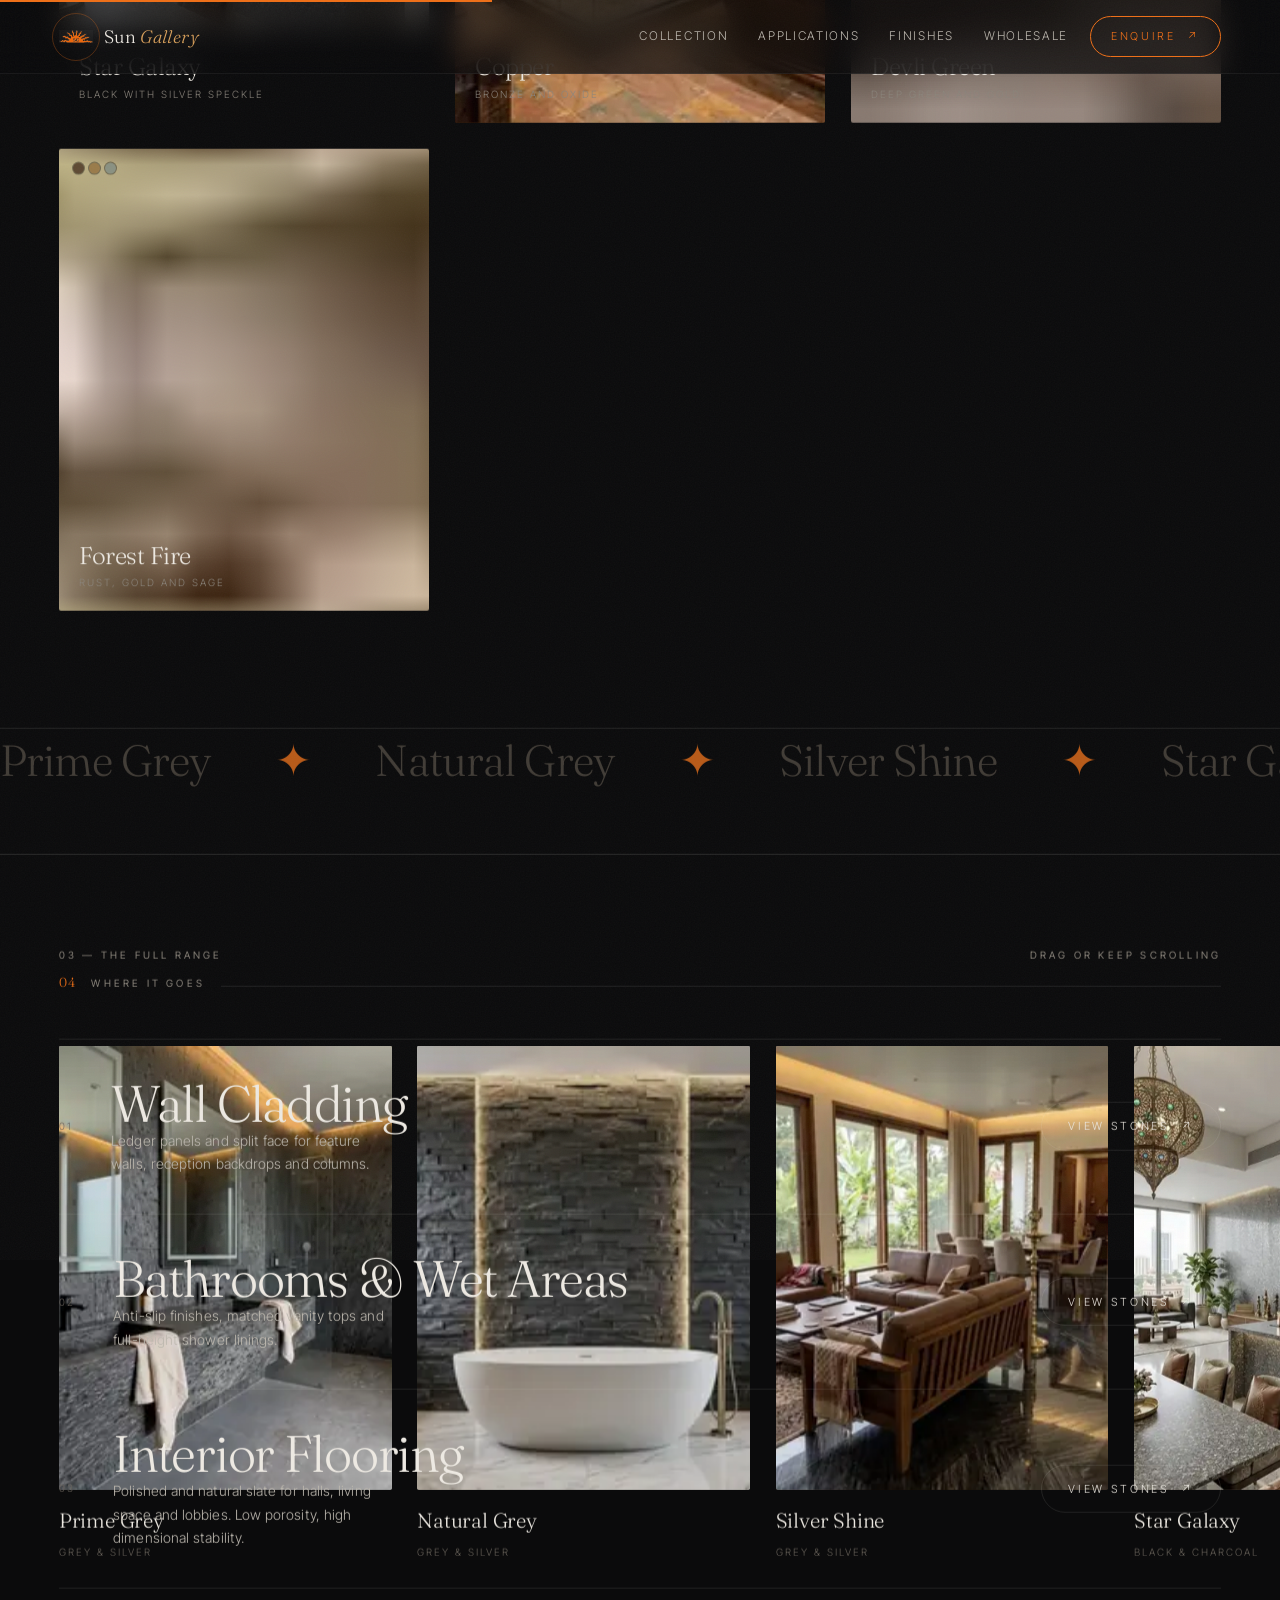
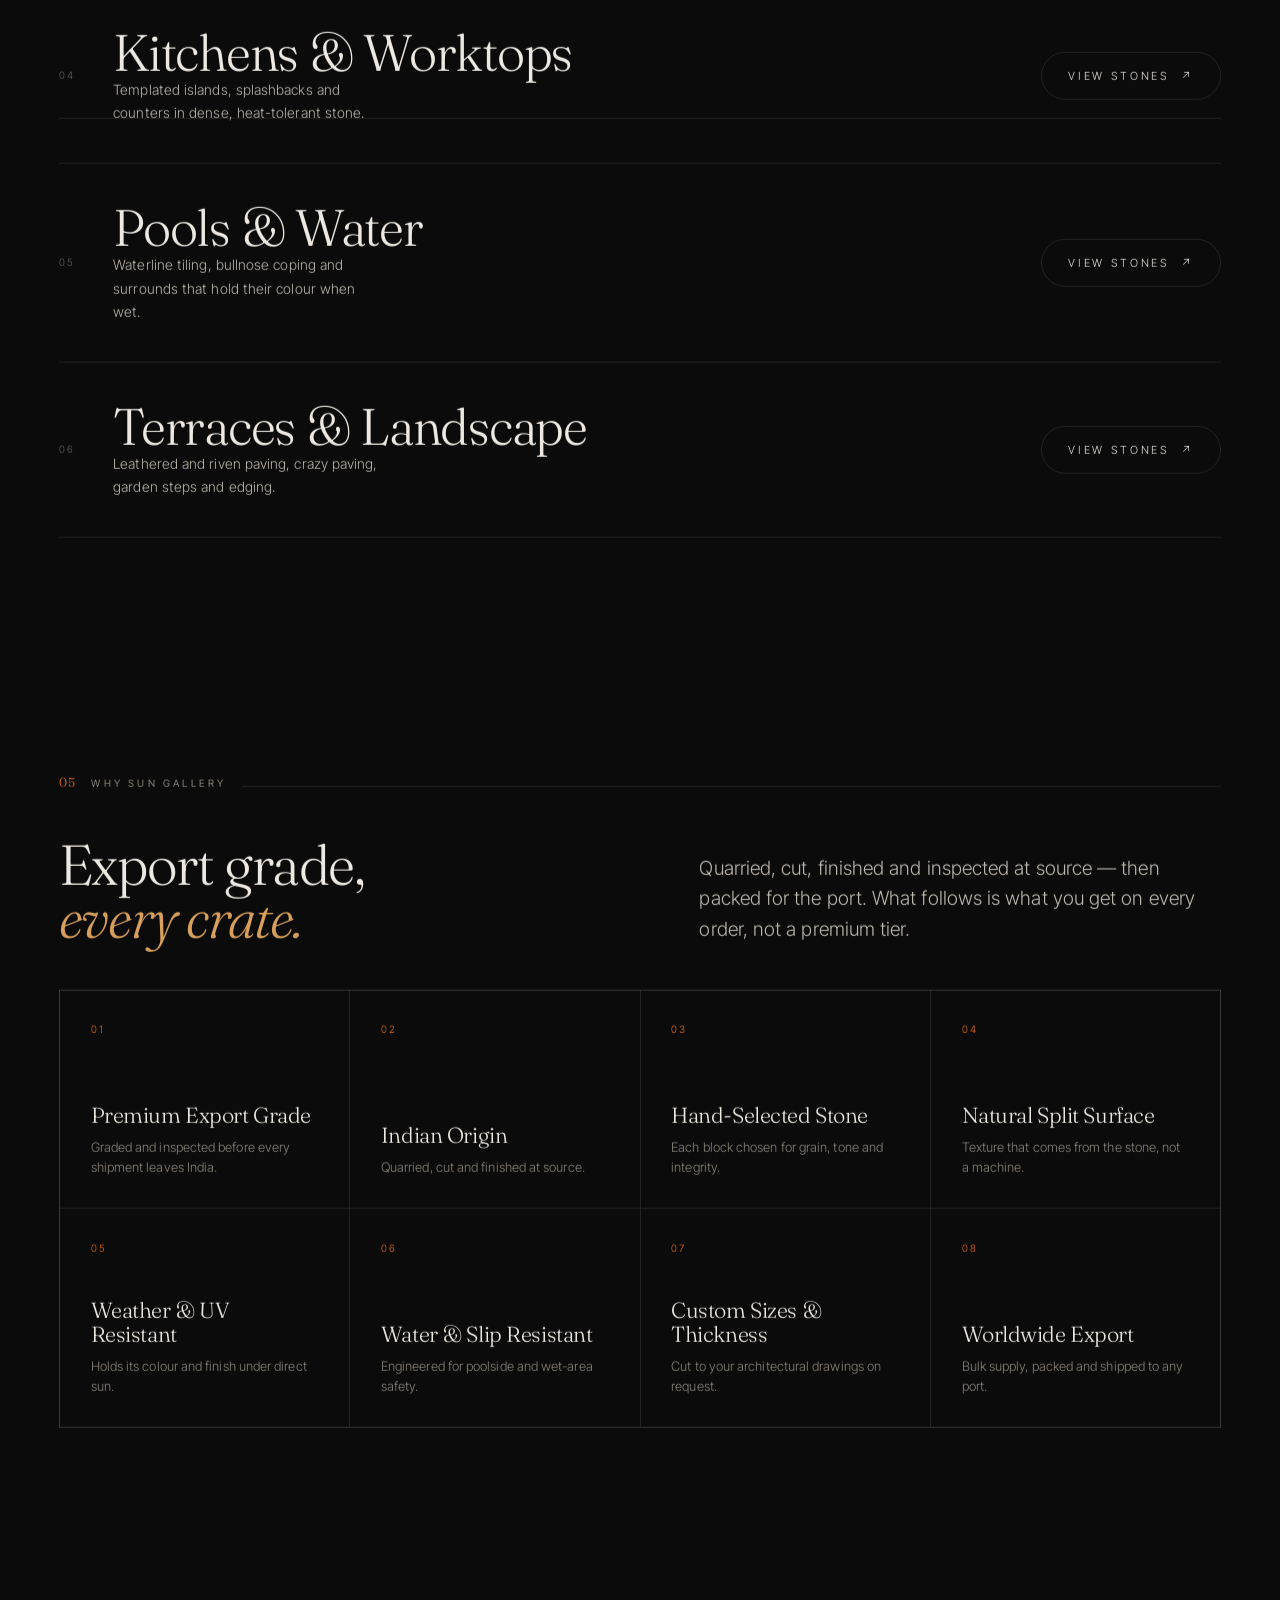
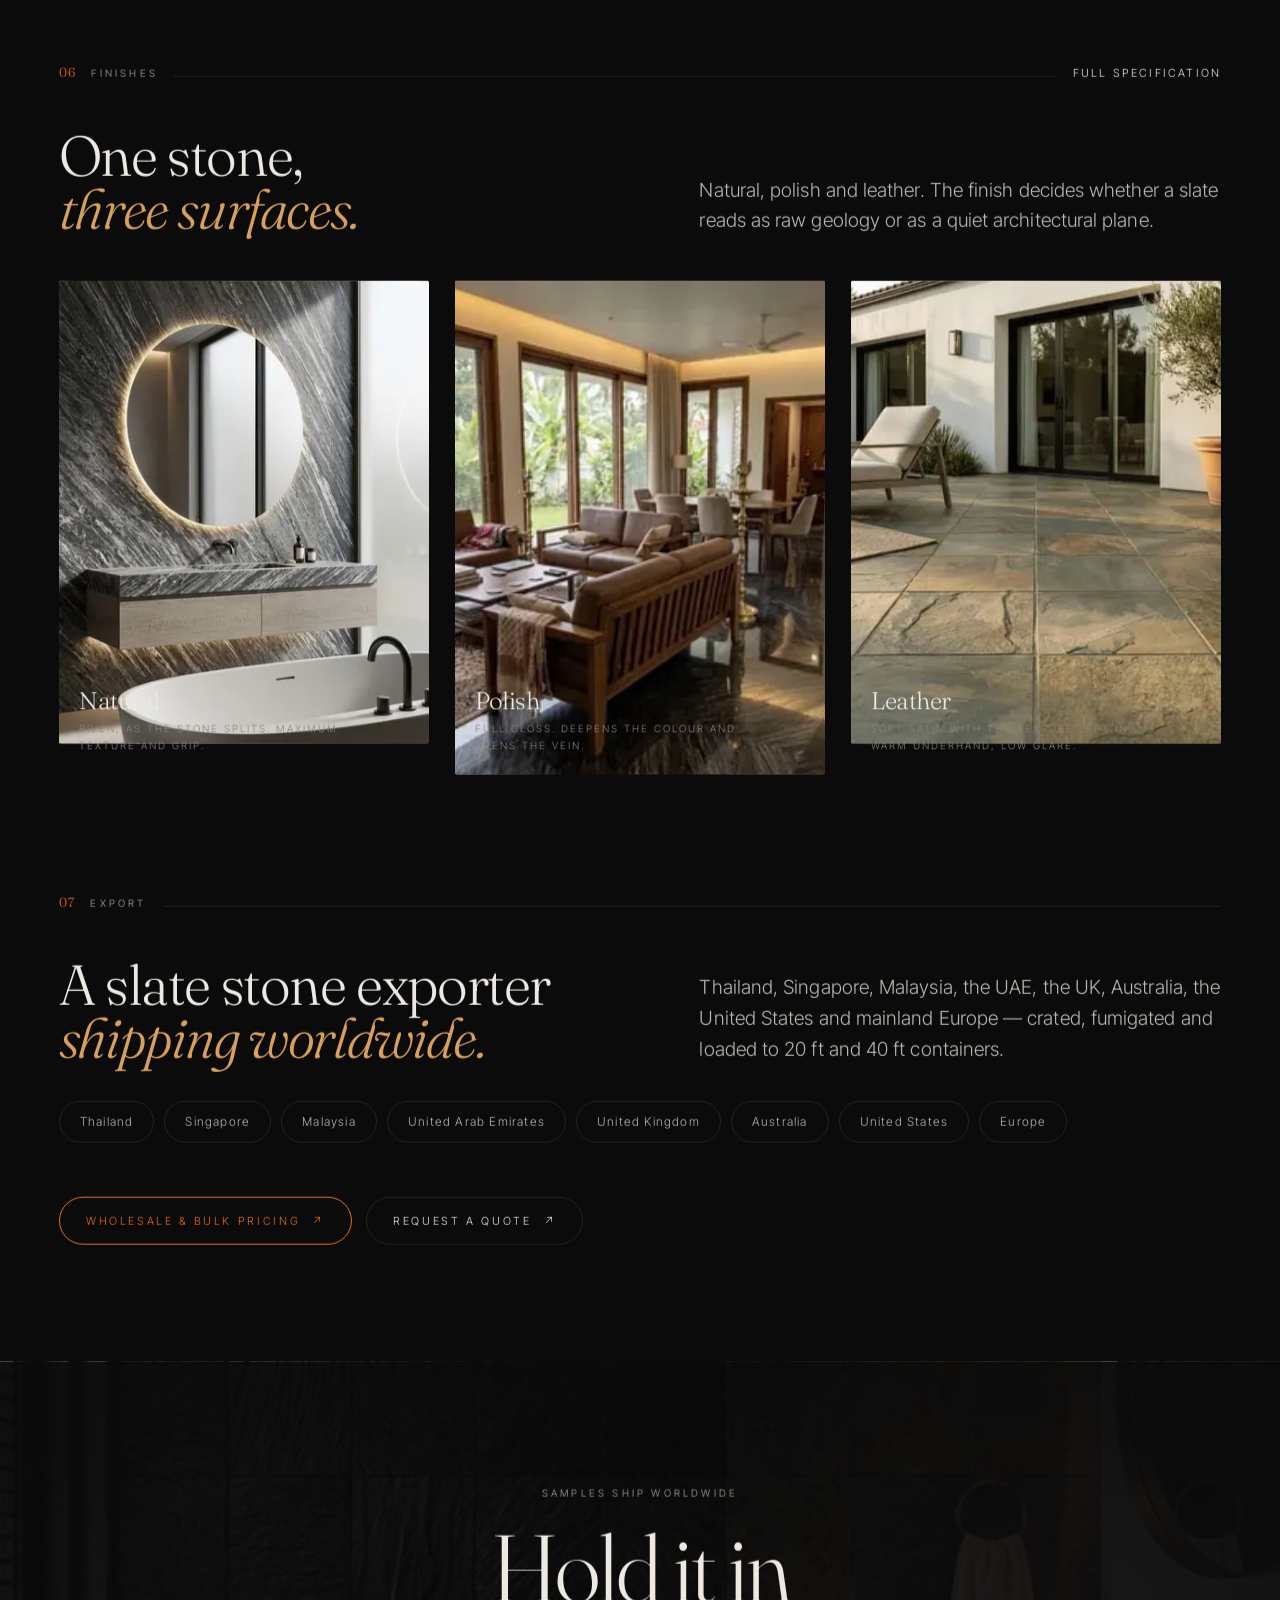
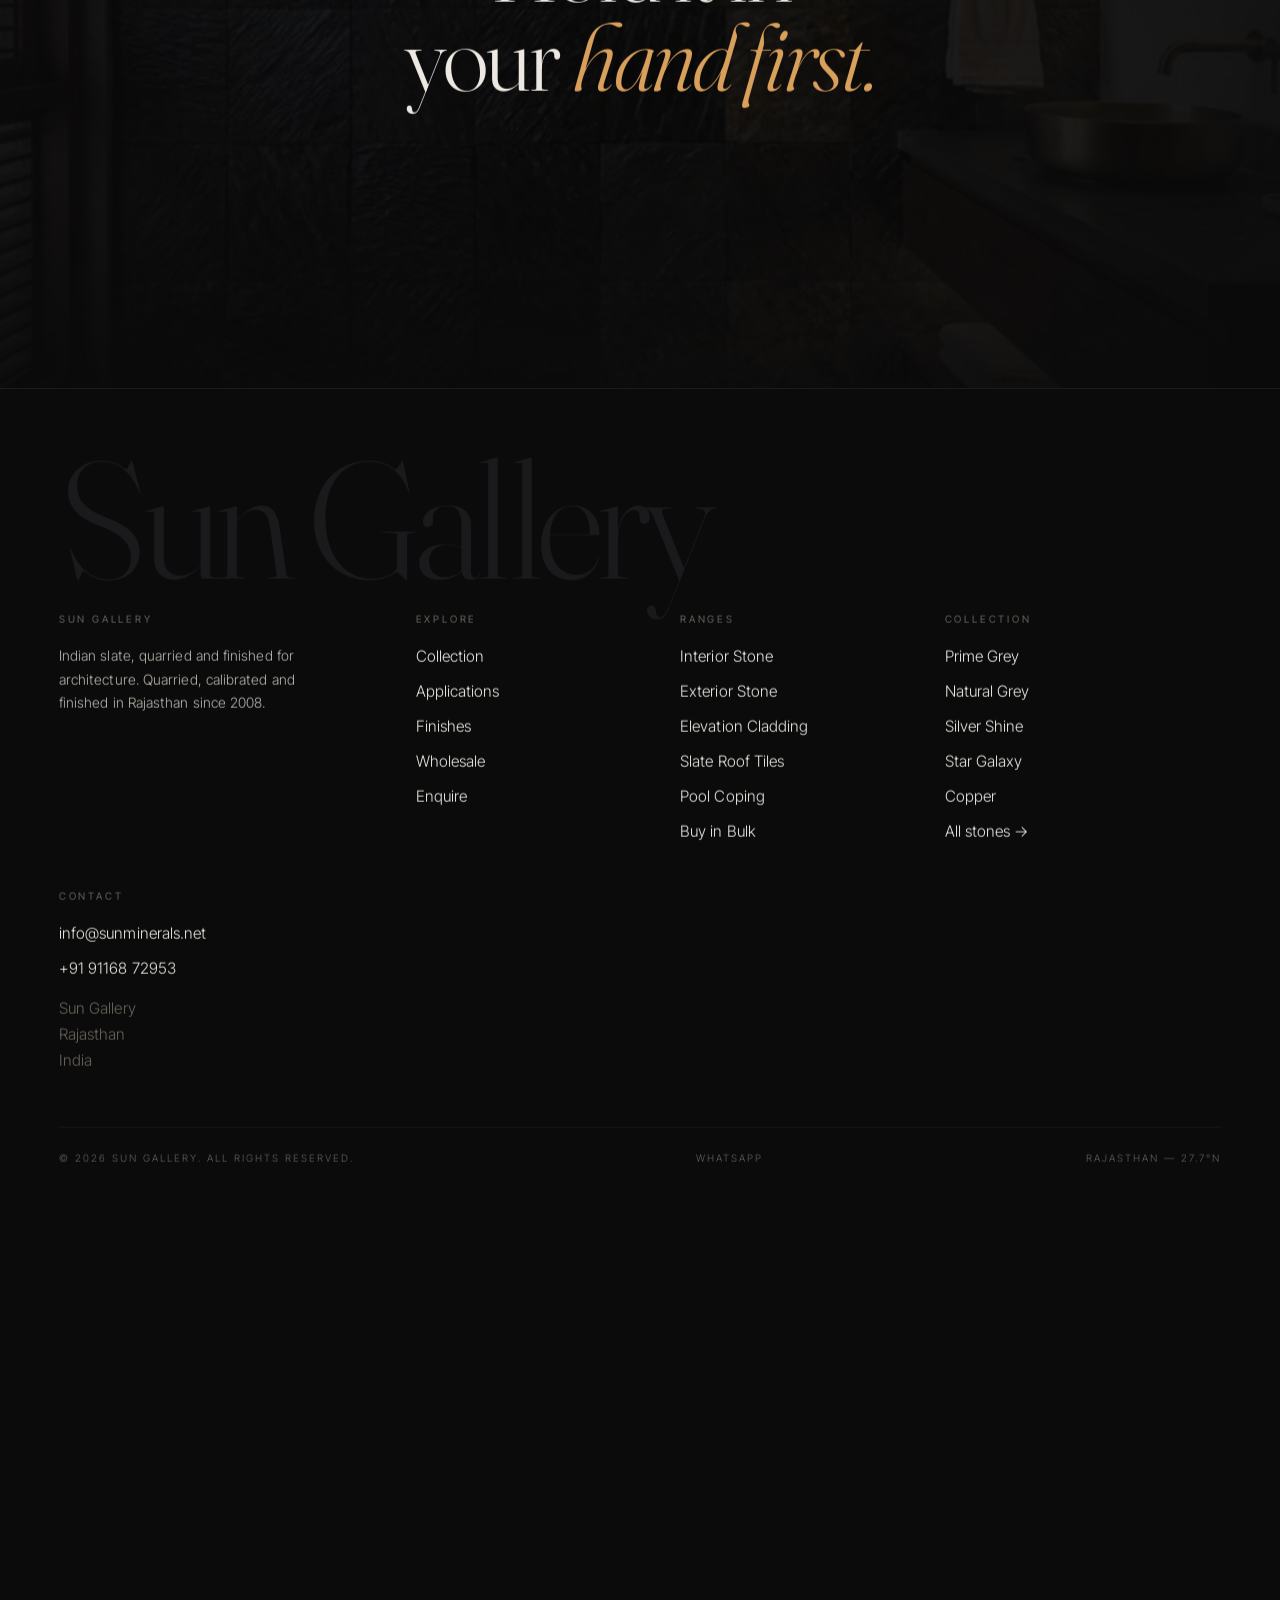
<file: index.html>
<!DOCTYPE html>
<html lang="en">
<head>
<meta charset="utf-8">
<meta name="viewport" content="width=device-width,initial-scale=1">
<meta name="theme-color" content="#0B0B0C">
<title>Slate Stone Supplier &amp; Exporter | Indian Slate — Sun Gallery</title>
<meta name="description" content="Indian slate stone supplier and exporter. Wall cladding, flooring tiles, paving slabs, roof tiles and pool coping. Quarry direct, bulk export worldwide.">
<link rel="canonical" href="https://www.sungallery.info/index.html">
<meta property="og:title" content="Slate Stone Supplier &amp; Exporter | Indian Slate — Sun Gallery">
<meta property="og:description" content="Indian slate stone supplier and exporter. Wall cladding, flooring tiles, paving slabs, roof tiles and pool coping. Quarry direct, bulk export worldwide.">
<meta property="og:url" content="https://www.sungallery.info/index.html">
<meta property="og:type" content="website">
<meta property="og:image" content="https://www.sungallery.info/assets/img/stones/forest-fire-800.webp">
<meta name="twitter:card" content="summary_large_image">
<meta property="og:url" content="https://www.sungallery.info/index.html">
<meta property="og:type" content="website">
<link rel="icon" href="assets/img/brand/logo.png">
<link rel="preconnect" href="https://fonts.googleapis.com">
<link rel="preconnect" href="https://fonts.gstatic.com" crossorigin>
<link href="https://fonts.googleapis.com/css2?family=Fraunces:ital,opsz,wght@0,9..144,200..500;1,9..144,200..400&family=Inter+Tight:wght@300;400;500&display=swap" rel="stylesheet">
<link rel="stylesheet" href="assets/css/style.css">
</head>
<body>

<noscript>
  <div style="background:#16161A;border-bottom:1px solid rgba(237,233,226,.11);padding:14px 20px;text-align:center;font:300 14px/1.5 system-ui,sans-serif;color:#BDB8AF">
    This site needs JavaScript for its navigation and galleries.
    Reach us directly at <a href="mailto:info@sunminerals.net" style="color:#EF6F17">info@sunminerals.net</a>
    or <a href="tel:+919116872953" style="color:#EF6F17">+91 91168 72953</a>.
  </div>
</noscript>

<div id="loader">
  <div class="lmid"><div class="lmark"><span>Sun</span> <span><em style="font-style:italic;color:var(--amber)">Gallery</em></span></div></div>
  <div class="lbot">
    <span class="eyebrow">Indian slate · since 2008</span>
    <span class="lnum" id="lnum">00</span>
  </div>
  <div class="lbar" id="lbar"></div>
</div>

<div class="grain"></div>
<div id="prog"></div>

<div id="scroll">

  <!-- ============ HERO ============ -->
  <div class="hero">
    <div class="layers" id="heroLayers"></div>
    <div class="veil"></div>
    <div class="hero-in">
      <h1 class="display d-xl">
        <span class="rv-mask"><span>Slate stone</span></span>
        <span class="rv-mask"><span><em>that holds light</em></span></span>
      </h1>
      <div class="hero-meta">
        <p class="rv">Indian slate stone supplier and exporter. Wall cladding, flooring tiles, paving slabs, roof tiles and pool coping — quarried and finished in Rajasthan, shipped worldwide.</p>
        <div class="hero-stats rv" data-d="1">
          <div><span>7</span><em>Stones</em></div>
          <div><span>3</span><em>Finishes</em></div>
          <div><span data-years>18</span><em>Years</em></div>
        </div>
        <div class="scrollcue"><i></i>Scroll</div>
      </div>
    </div>
  </div>

  <!-- ============ 01 MANIFESTO ============ -->
  <section id="manifesto">
    <div class="sec-head rv"><span class="num">01</span><span class="eyebrow">Indian slate stone</span><span class="rule"></span></div>
    <div class="sec-lead">
      <h2 class="display d-lg rv">Split by hand.<br>Sorted by <em>eye.</em></h2>
      <div class="body-txt rv" data-d="1">
        <p>Slate does not forgive shortcuts. It splits along one plane and only one, and everything good about it — the mica catching light, the oxide banding, the grip underfoot — comes from that single fact.</p>
        <p>We quarry, split, calibrate and finish in Rajasthan, and we sort every pallet by eye before it ships. What arrives on site is what you specified, in the shade band you approved.</p>
        <a class="btn mt-m" href="finishes.html">Finishes &amp; specification <span class="ar">↗</span></a>
      </div>
    </div>
  </section>

  <!-- ============ DESCENT — stone flows downward ============ -->
  <div class="descent">
    <div class="cols" id="descentCols"></div>
    <div class="fade"></div>
    <div class="msg">
      <span class="eyebrow rv">Timeless by nature</span>
      <h2 class="display d-md rv mt-s" data-d="1">Every slab is<br>a <em>closed record</em><br>of its own making.</h2>
    </div>
  </div>

  <!-- ============ 02 FEATURED COLLECTION ============ -->
  <section id="collection">
    <div class="sec-head rv"><span class="num">02</span><span class="eyebrow">Featured stones</span><span class="rule"></span>
      <a class="link-u" href="collection.html" style="font-size:11px;letter-spacing:.2em;text-transform:uppercase">All stones</a>
    </div>
    <div id="featuredGrid"></div>
  </section>

  <!-- ============ MARQUEE ============ -->
  <div class="marquee">
    <div class="track" data-speed="0.4">
      <span>Prime Grey</span><span class="dot">✦</span>
      <span>Natural Grey</span><span class="dot">✦</span>
      <span>Silver Shine</span><span class="dot">✦</span>
      <span>Star Galaxy</span><span class="dot">✦</span>
      <span>Copper</span><span class="dot">✦</span>
      <span>Devli Green</span><span class="dot">✦</span>
      <span>Forest Fire</span><span class="dot">✦</span>
    </div>
  </div>

  <!-- ============ 03 PINNED HORIZONTAL RAIL ============ -->
  <section class="pin-outer" style="padding:0">
    <div class="pin-inner">
      <div class="pin-label">
        <span class="eyebrow">03 — The full range</span>
        <span class="eyebrow">Drag or keep scrolling</span>
      </div>
      <div class="pin-track" id="pinTrack"></div>
      <div class="pin-progress"><i></i></div>
    </div>
  </section>

  <!-- ============ 04 APPLICATIONS ============ -->
  <section id="applications">
    <div class="sec-head rv"><span class="num">04</span><span class="eyebrow">Where it goes</span><span class="rule"></span></div>
    <div class="app-list" id="appList"></div>
  </section>

  <!-- ============ 05 WHY SUN GALLERY ============ -->
  <section id="features">
    <div class="sec-head rv"><span class="num">05</span><span class="eyebrow">Why Sun Gallery</span><span class="rule"></span></div>
    <div class="sec-lead" style="margin-bottom:clamp(30px,5vh,60px)">
      <h2 class="display d-md rv">Export grade,<br><em>every crate.</em></h2>
      <p class="lede rv" data-d="1">Quarried, cut, finished and inspected at source — then packed for the port. What follows is what you get on every order, not a premium tier.</p>
    </div>
    <div class="feat-grid" id="featureGrid"></div>
  </section>

  <!-- ============ 06 FINISHES ============ -->
  <section id="finishes">
    <div class="sec-head rv"><span class="num">06</span><span class="eyebrow">Finishes</span><span class="rule"></span>
      <a class="link-u" href="finishes.html" style="font-size:11px;letter-spacing:.2em;text-transform:uppercase">Full specification</a>
    </div>
    <div class="sec-lead" style="margin-bottom:clamp(30px,5vh,60px)">
      <h2 class="display d-md rv">One stone,<br><em>three surfaces.</em></h2>
      <p class="lede rv" data-d="1">Natural, polish and leather. The finish decides whether a slate reads as raw geology or as a quiet architectural plane.</p>
    </div>
    <div class="stone-grid editorial" id="finishGrid"></div>
  </section>


  <!-- ============ EXPORT MARKETS ============ -->
  <section id="export" style="padding-top:0">
    <div class="sec-head rv"><span class="num">07</span><span class="eyebrow">Export</span><span class="rule"></span></div>
    <div class="sec-lead" style="margin-bottom:clamp(26px,4vh,48px)">
      <h2 class="display d-md rv">A slate stone exporter<br><em>shipping worldwide.</em></h2>
      <p class="lede rv" data-d="1">Thailand, Singapore, Malaysia, the UAE, the UK, Australia, the United States and mainland Europe — crated, fumigated and loaded to 20 ft and 40 ft containers.</p>
    </div>
    <div class="spec-chips rv" data-d="2">
      <span class="spec-chip">Thailand</span><span class="spec-chip">Singapore</span>
      <span class="spec-chip">Malaysia</span><span class="spec-chip">United Arab Emirates</span>
      <span class="spec-chip">United Kingdom</span><span class="spec-chip">Australia</span>
      <span class="spec-chip">United States</span><span class="spec-chip">Europe</span>
    </div>
    <div class="mt-l">
      <a class="btn sun" href="wholesale.html">Wholesale &amp; bulk pricing <span class="ar">↗</span></a>
      <a class="btn" style="margin-left:10px" href="contact.html">Request a quote <span class="ar">↗</span></a>
    </div>
  </section>

  <!-- ============ CTA ============ -->
  <section class="cta-band">
    <div class="bgimg" data-speed="0.5">
      <img src="assets/img/stones/devli-green-800.webp" alt="" loading="lazy" decoding="async">
    </div>
    <div class="veil"></div>
    <div class="inner">
      <span class="eyebrow rv">Samples ship worldwide</span>
      <h2 class="display d-lg rv mt-s" data-d="1">Hold it in<br>your <em>hand first.</em></h2>
      <p class="lede rv maxw mt-m" data-d="2" style="margin-left:auto;margin-right:auto">Tell us the stone, the finish and the format. We'll send physical samples and a shade-band reference before anything is committed.</p>
      <a class="btn sun mt-m rv" data-d="3" href="contact.html">Request samples <span class="ar">↗</span></a>
    </div>
  </section>

  <div id="footer-slot"></div>
</div>

<script src="assets/js/data.js"></script>
<script src="assets/js/seo.js"></script>
<script src="assets/js/media.js"></script>
<script src="assets/js/app.js"></script>
</body>
</html>
</file>
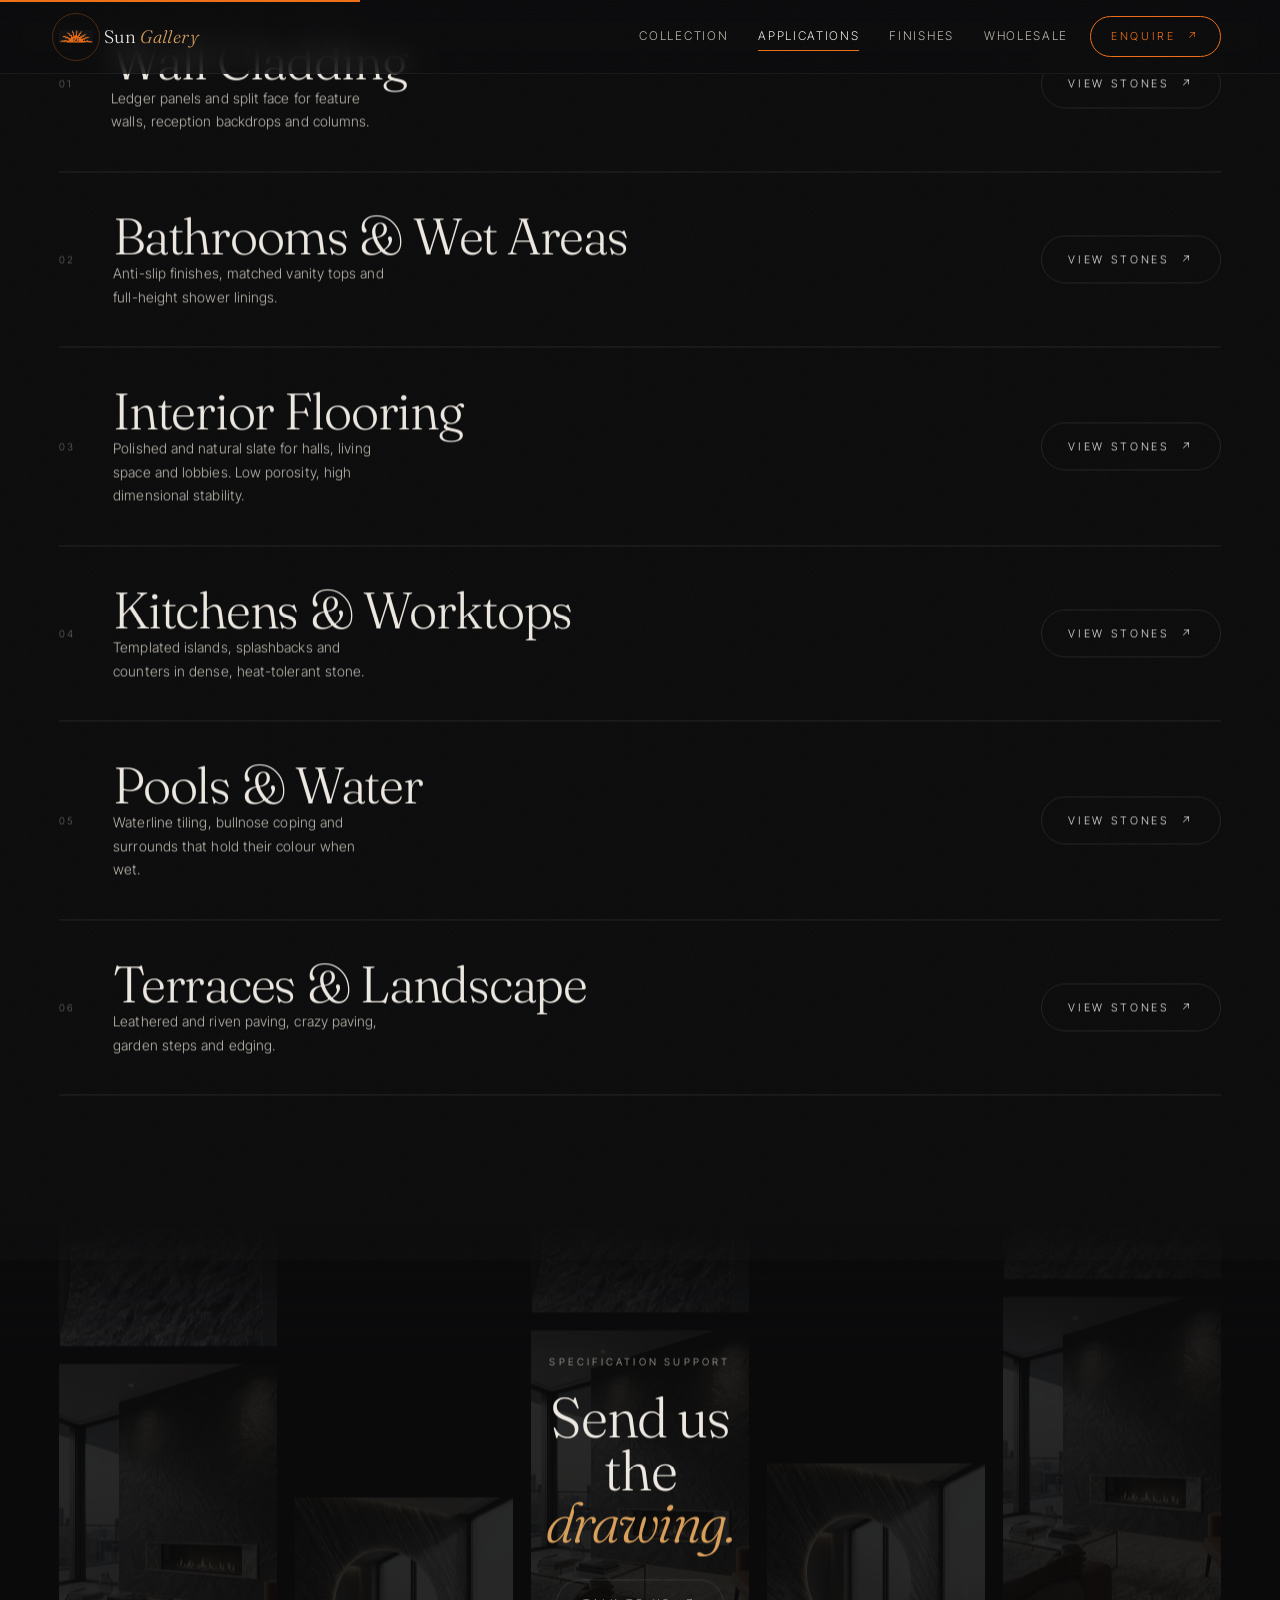
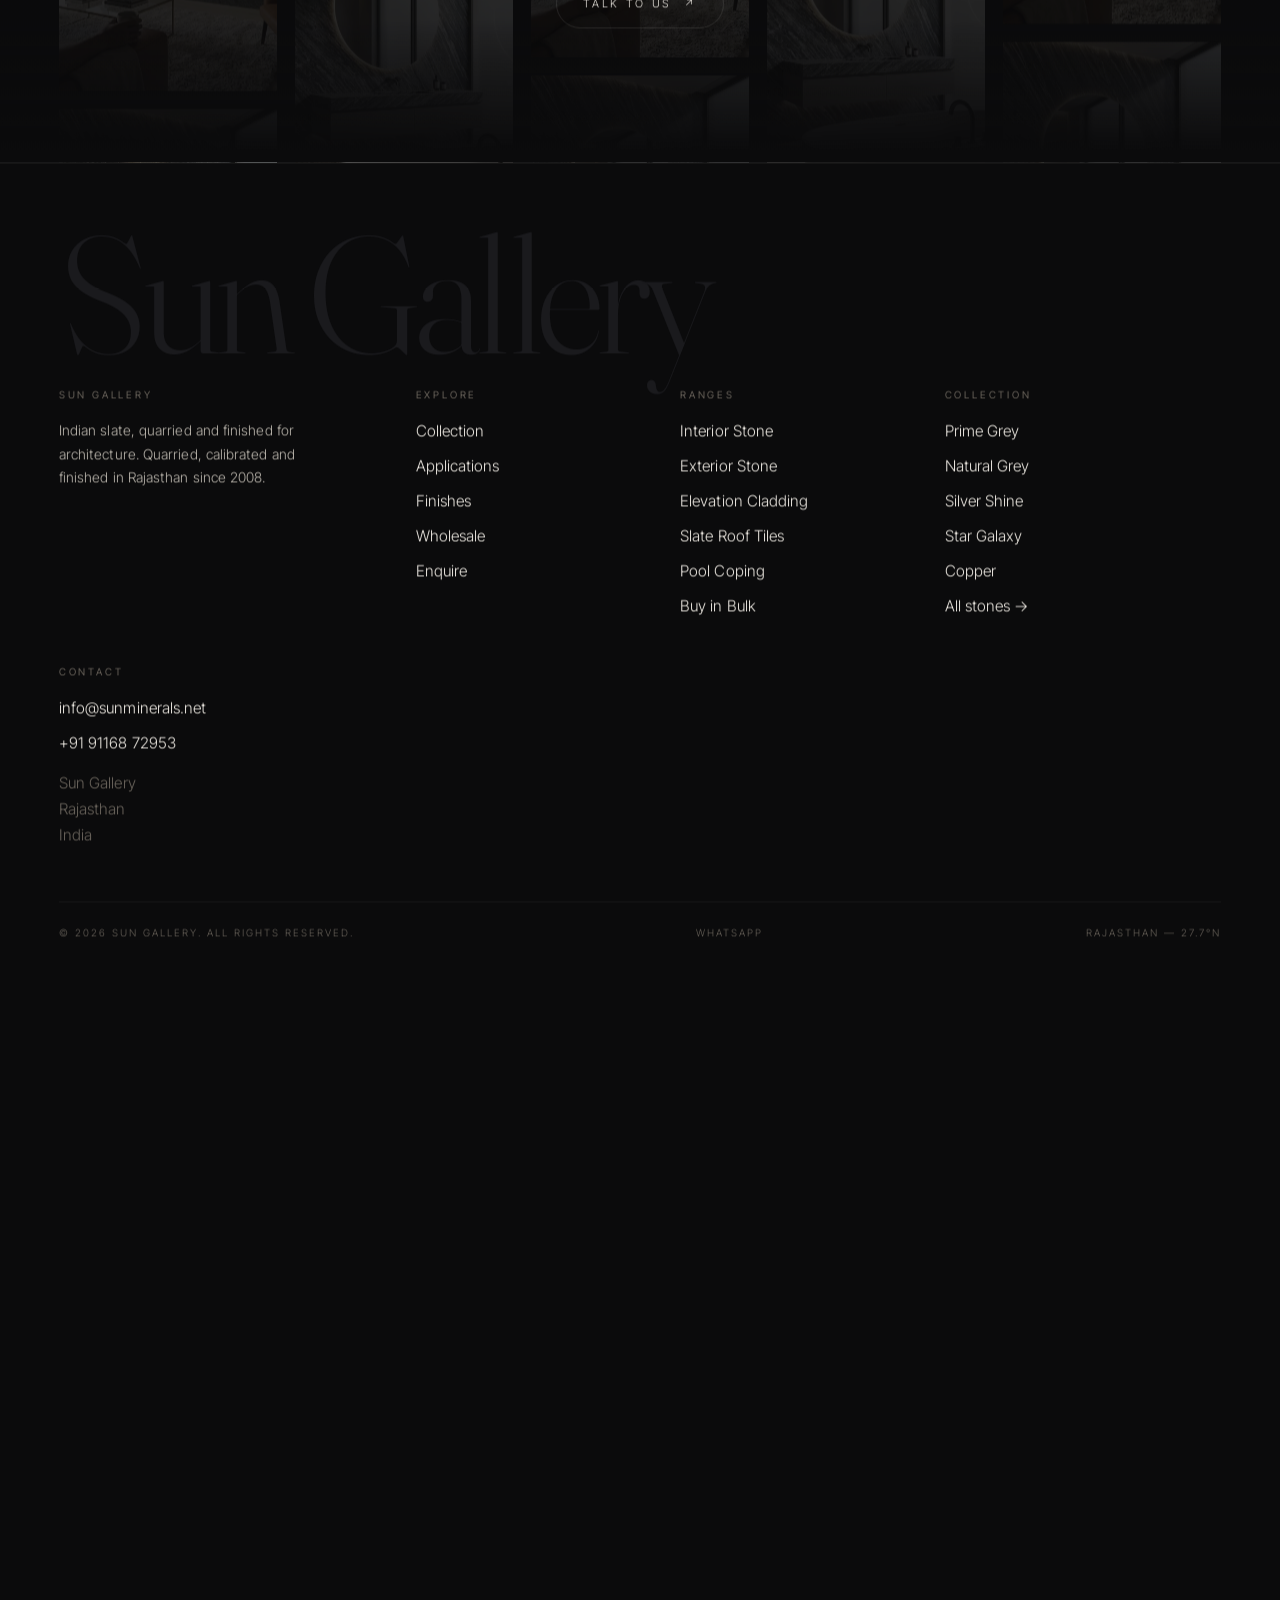
<file: applications.html>
<!DOCTYPE html>
<html lang="en">
<head>
<meta charset="utf-8">
<meta name="viewport" content="width=device-width,initial-scale=1">
<meta name="theme-color" content="#0B0B0C">
<title>Slate Applications | Cladding, Flooring, Paving — Sun Gallery</title>
<meta name="description" content="Where Indian slate goes: wall cladding, interior flooring, exterior paving, elevation, roofing, pool coping and worktops. One material, every surface.">
<link rel="canonical" href="https://www.sungallery.info/applications.html">
<meta property="og:title" content="Slate Applications | Cladding, Flooring, Paving — Sun Gallery">
<meta property="og:description" content="Where Indian slate goes: wall cladding, interior flooring, exterior paving, elevation, roofing, pool coping and worktops. One material, every surface.">
<meta property="og:url" content="https://www.sungallery.info/applications.html">
<meta property="og:type" content="website">
<meta property="og:image" content="https://www.sungallery.info/assets/img/stones/star-galaxy-800.webp">
<meta name="twitter:card" content="summary_large_image">
<link rel="icon" href="assets/img/brand/logo.png">
<link rel="preconnect" href="https://fonts.googleapis.com">
<link rel="preconnect" href="https://fonts.gstatic.com" crossorigin>
<link href="https://fonts.googleapis.com/css2?family=Fraunces:ital,opsz,wght@0,9..144,200..500;1,9..144,200..400&family=Inter+Tight:wght@300;400;500&display=swap" rel="stylesheet">
<link rel="stylesheet" href="assets/css/style.css">
</head>
<body>

<noscript>
  <div style="background:#16161A;border-bottom:1px solid rgba(237,233,226,.11);padding:14px 20px;text-align:center;font:300 14px/1.5 system-ui,sans-serif;color:#BDB8AF">
    This site needs JavaScript for its navigation and galleries.
    Reach us directly at <a href="mailto:info@sunminerals.net" style="color:#EF6F17">info@sunminerals.net</a>
    or <a href="tel:+919116872953" style="color:#EF6F17">+91 91168 72953</a>.
  </div>
</noscript>
<div class="grain"></div>
<div id="prog"></div>
<div id="scroll">
  <section style="padding-top:calc(var(--nav-h) + clamp(50px,9vh,110px))">
    <p class="crumb rv">Sun Gallery — Applications</p>
    <h1 class="display d-lg rv-mask mt-s"><span>Slate stone <em>applications</em></span></h1>
    <p class="lede rv maxw mt-m" data-d="1">Slate wall cladding, slate flooring tiles, slate paving slabs, roof tiles and pool coping — one material across every surface. What changes is the finish and the format.</p>
    <div class="m-ranges mt-m" style="display:flex">
      <a href="interior.html">Interior Stone</a><a href="exterior.html">Exterior Stone</a>
      <a href="elevation.html">Elevation Cladding</a><a href="roofing.html">Slate Roof Tiles</a>
      <a href="pool.html">Pool Coping</a><a href="wholesale.html">Buy in Bulk</a>
    </div>
  </section>
  <section style="padding-top:clamp(30px,5vh,60px)">
    <div class="app-list" id="appList"></div>
  </section>
  <div class="descent">
    <div class="cols" id="descentCols"></div>
    <div class="fade"></div>
    <div class="msg">
      <span class="eyebrow rv">Specification support</span>
      <h2 class="display d-md rv mt-s" data-d="1">Send us the<br><em>drawing.</em></h2>
      <a class="btn mt-m rv" data-d="2" href="contact.html">Talk to us <span class="ar">↗</span></a>
    </div>
  </div>
  <div id="footer-slot"></div>
</div>
<script src="assets/js/data.js"></script>
<script src="assets/js/seo.js"></script>
<script src="assets/js/media.js"></script>
<script src="assets/js/app.js"></script>
</body>
</html>
</file>
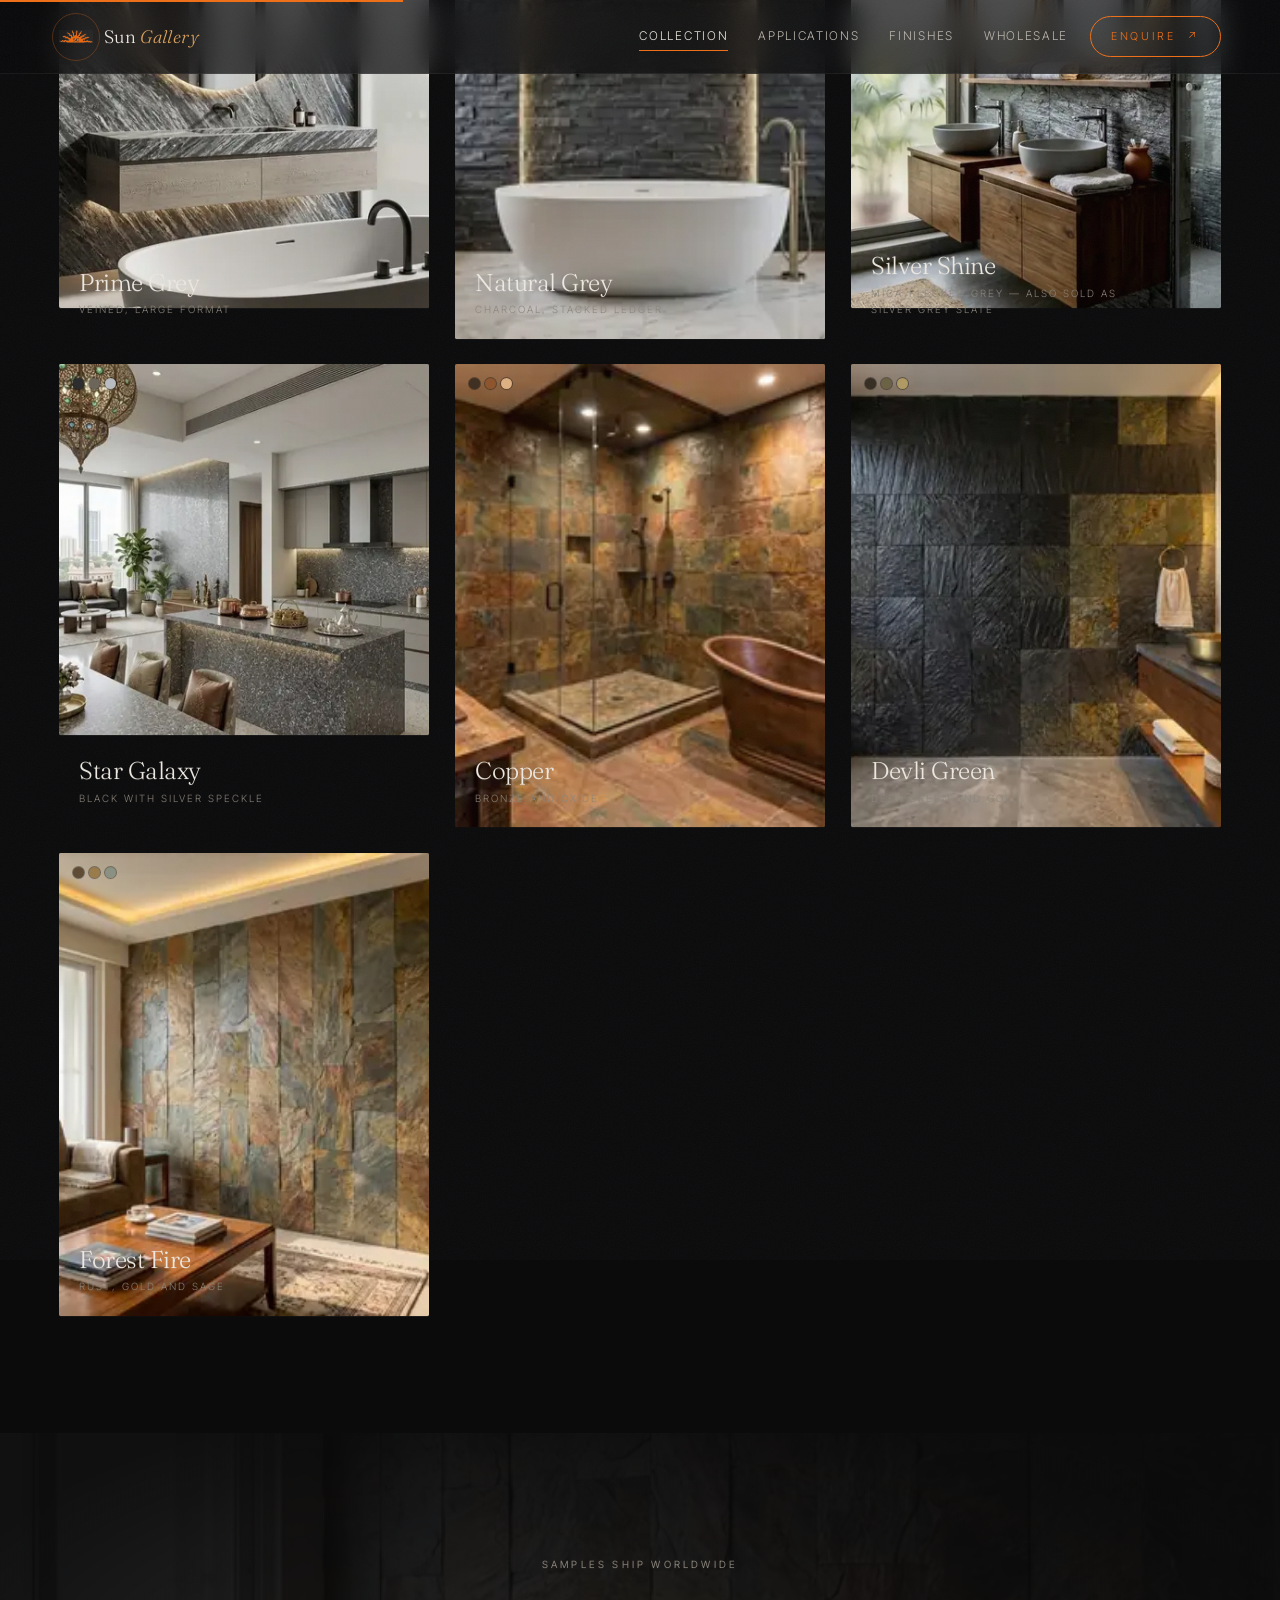
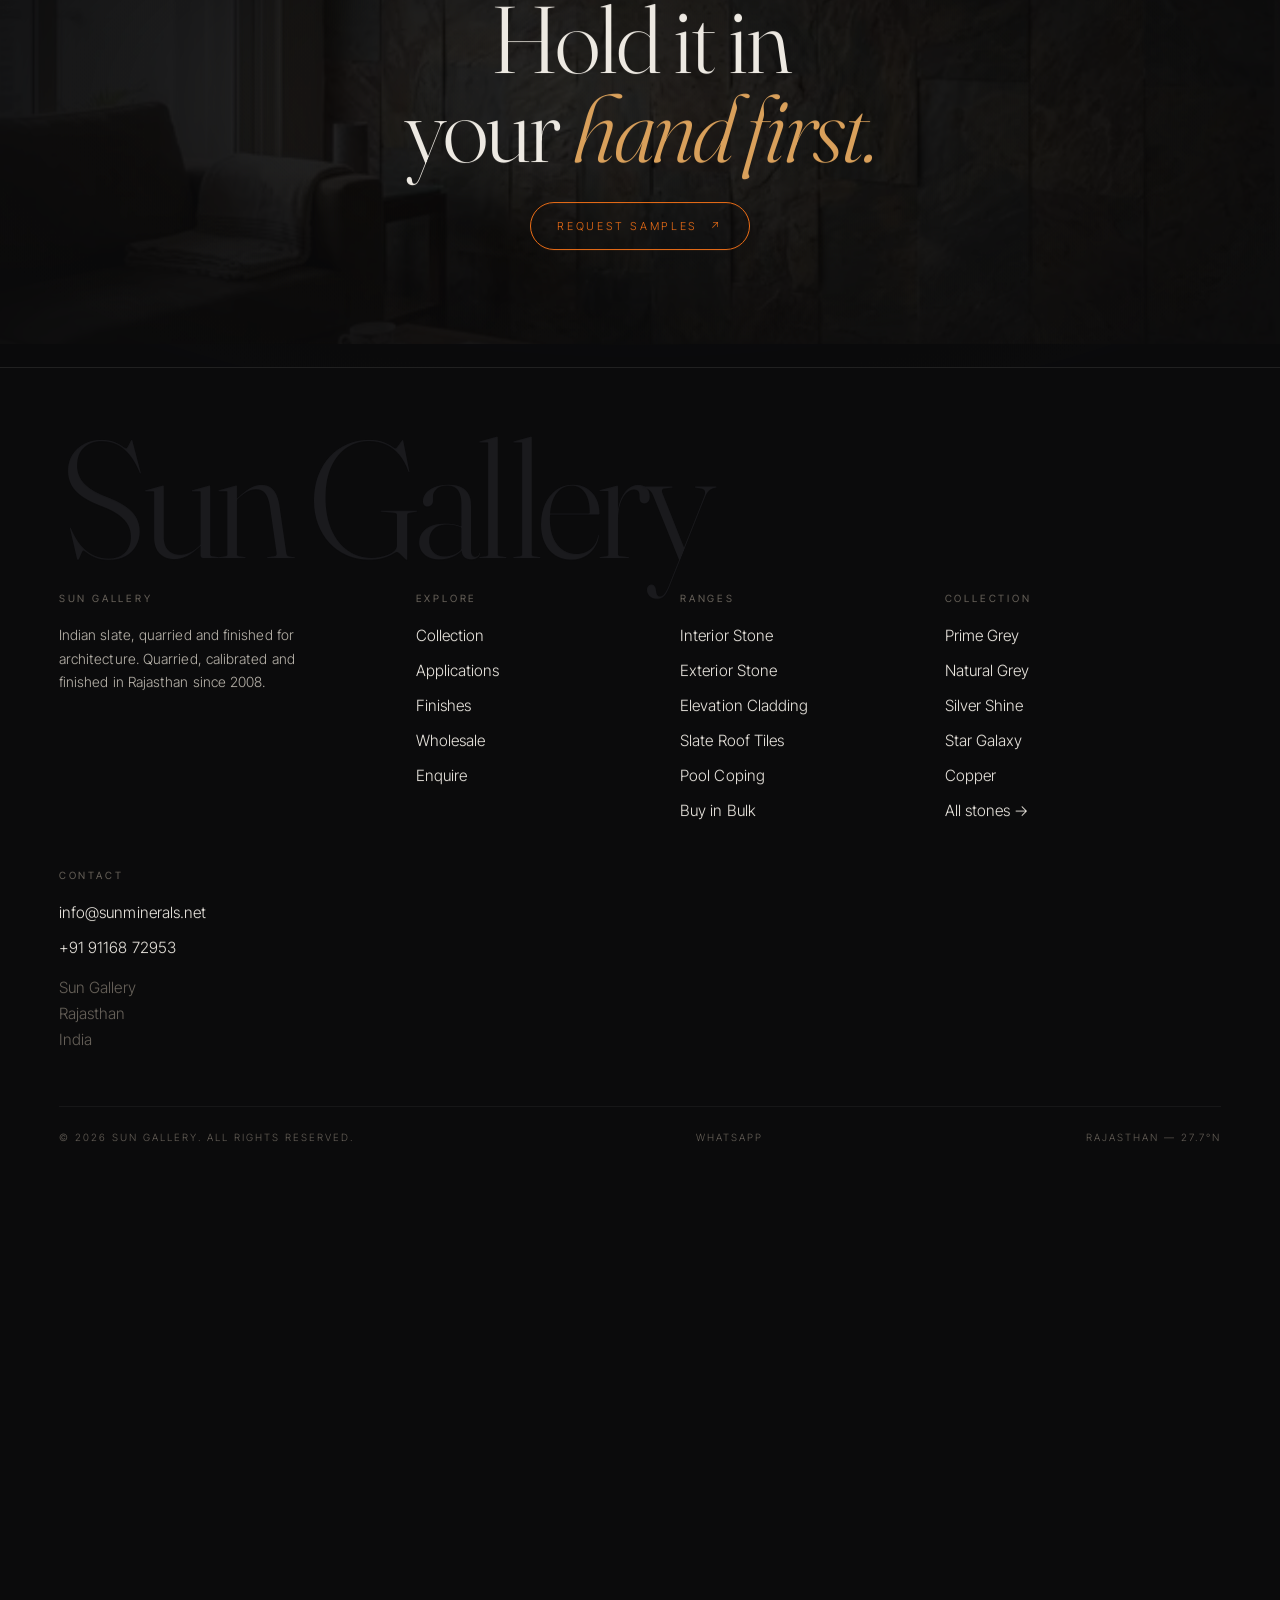
<file: collection.html>
<!DOCTYPE html>
<html lang="en">
<head>
<meta charset="utf-8">
<meta name="viewport" content="width=device-width,initial-scale=1">
<meta name="theme-color" content="#0B0B0C">
<title>Black Slate Tiles &amp; Silver Shine Slate Collection — Sun Gallery</title>
<meta name="description" content="Seven Indian slates: black slate tiles, silver shine slate (also sold as silver grey slate), copper, green and multicolour. Filter by colour, finish and application.">
<link rel="canonical" href="https://www.sungallery.info/collection.html">
<meta property="og:title" content="Black Slate Tiles &amp; Silver Shine Slate Collection — Sun Gallery">
<meta property="og:description" content="Seven Indian slates: black slate tiles, silver shine slate (also sold as silver grey slate), copper, green and multicolour. Filter by colour, finish and application.">
<meta property="og:url" content="https://www.sungallery.info/collection.html">
<meta property="og:type" content="website">
<meta property="og:image" content="https://www.sungallery.info/assets/img/stones/prime-grey-polish-800.webp">
<meta name="twitter:card" content="summary_large_image">
<link rel="icon" href="assets/img/brand/logo.png">
<link rel="preconnect" href="https://fonts.googleapis.com">
<link rel="preconnect" href="https://fonts.gstatic.com" crossorigin>
<link href="https://fonts.googleapis.com/css2?family=Fraunces:ital,opsz,wght@0,9..144,200..500;1,9..144,200..400&family=Inter+Tight:wght@300;400;500&display=swap" rel="stylesheet">
<link rel="stylesheet" href="assets/css/style.css">
</head>
<body>

<noscript>
  <div style="background:#16161A;border-bottom:1px solid rgba(237,233,226,.11);padding:14px 20px;text-align:center;font:300 14px/1.5 system-ui,sans-serif;color:#BDB8AF">
    This site needs JavaScript for its navigation and galleries.
    Reach us directly at <a href="mailto:info@sunminerals.net" style="color:#EF6F17">info@sunminerals.net</a>
    or <a href="tel:+919116872953" style="color:#EF6F17">+91 91168 72953</a>.
  </div>
</noscript>

<div class="grain"></div>
<div id="prog"></div>

<div id="scroll">

  <section style="padding-top:calc(var(--nav-h) + clamp(50px,9vh,110px));padding-bottom:clamp(30px,5vh,56px)">
    <p class="crumb rv">Sun Gallery — Collection</p>
    <h1 class="display d-lg rv-mask mt-s"><span>Slate stone <em>collection</em></span></h1>
    <div class="sec-lead mt-m">
      <p class="lede rv" data-d="1">Seven Indian slates — from black slate tiles and silver shine slate through copper, green and multicolour. Filter by colour, finish or application.</p>
      <p class="body-txt rv" data-d="2" style="font-size:14px">Every stone here is stocked and sampled. If a format you need isn't listed, it can almost certainly be cut — ask.</p>
    </div>
  </section>

  <section style="padding-top:0">
    <div class="filters" id="filters"></div>
    <div id="grid"></div>
  </section>

  <section class="cta-band">
    <div class="bgimg" data-speed="0.5">
      <img src="assets/img/stones/forest-fire-800.webp" alt="" loading="lazy" decoding="async">
    </div>
    <div class="veil"></div>
    <div class="inner">
      <span class="eyebrow rv">Samples ship worldwide</span>
      <h2 class="display d-lg rv mt-s" data-d="1">Hold it in<br>your <em>hand first.</em></h2>
      <a class="btn sun mt-m rv" data-d="2" href="contact.html">Request samples <span class="ar">↗</span></a>
    </div>
  </section>

  <div id="footer-slot"></div>
</div>

<script src="assets/js/data.js"></script>
<script src="assets/js/seo.js"></script>
<script src="assets/js/media.js"></script>
<script src="assets/js/app.js"></script>
</body>
</html>
</file>
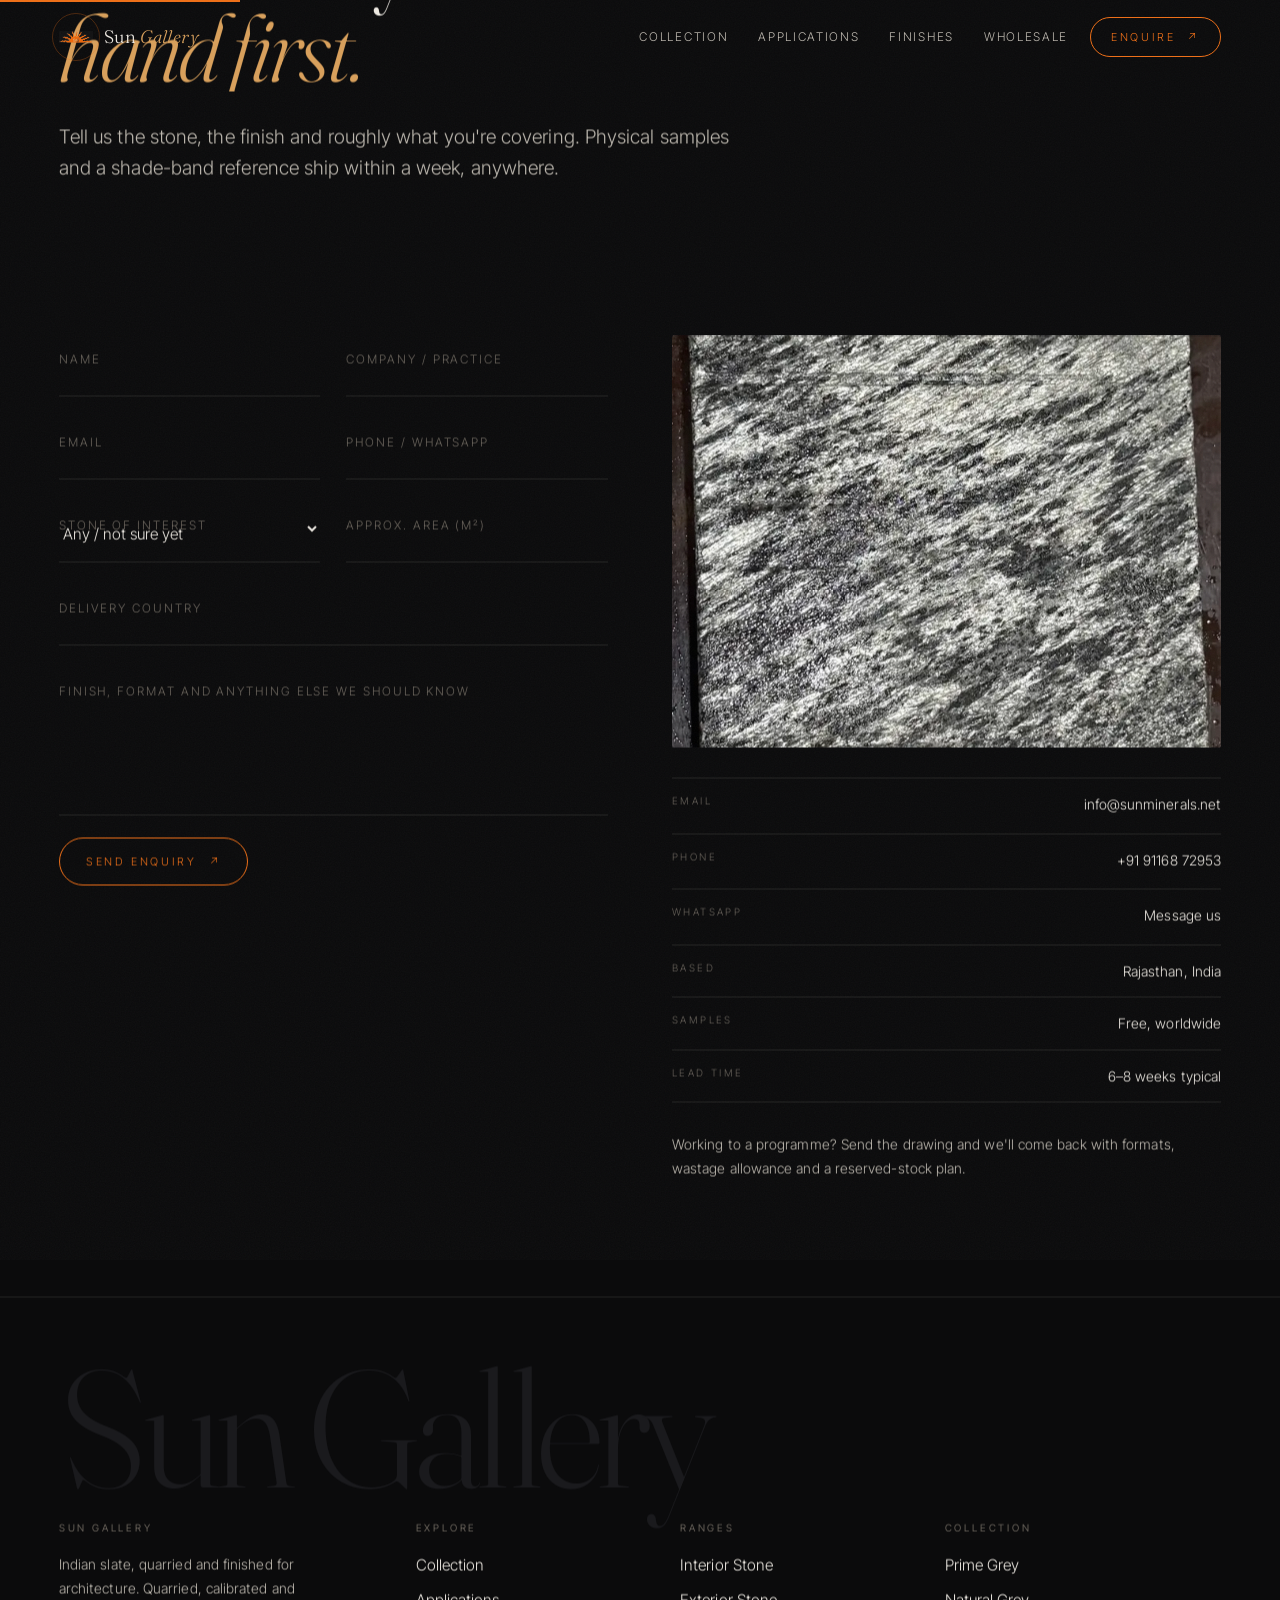
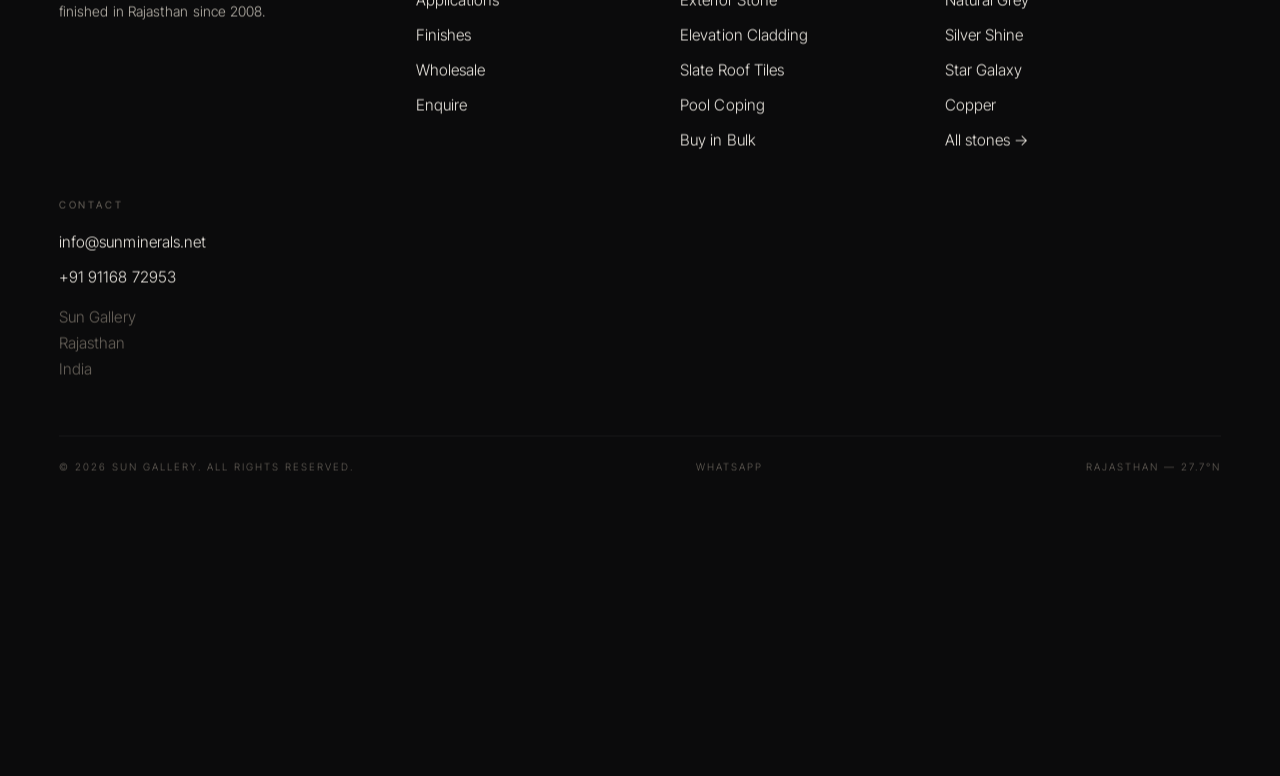
<file: contact.html>
<!DOCTYPE html>
<html lang="en">
<head>
<meta charset="utf-8">
<meta name="viewport" content="width=device-width,initial-scale=1">
<meta name="theme-color" content="#0B0B0C">
<title>Request Slate Samples &amp; Wholesale Quote — Sun Gallery</title>
<meta name="description" content="Request free slate stone samples, wholesale pricing and a specification quote. Indian slate exporter shipping to Thailand, the Gulf, Europe, Australia and the US.">
<link rel="canonical" href="https://www.sungallery.info/contact.html">
<meta property="og:title" content="Request Slate Samples &amp; Wholesale Quote — Sun Gallery">
<meta property="og:description" content="Request free slate stone samples, wholesale pricing and a specification quote. Indian slate exporter shipping to Thailand, the Gulf, Europe, Australia and the US.">
<meta property="og:url" content="https://www.sungallery.info/contact.html">
<meta property="og:type" content="website">
<meta property="og:image" content="https://www.sungallery.info/assets/img/stones/atelier-tiles-800.webp">
<meta name="twitter:card" content="summary_large_image">
<link rel="icon" href="assets/img/brand/logo.png">
<link rel="preconnect" href="https://fonts.googleapis.com">
<link rel="preconnect" href="https://fonts.gstatic.com" crossorigin>
<link href="https://fonts.googleapis.com/css2?family=Fraunces:ital,opsz,wght@0,9..144,200..500;1,9..144,200..400&family=Inter+Tight:wght@300;400;500&display=swap" rel="stylesheet">
<link rel="stylesheet" href="assets/css/style.css">
</head>
<body>

<noscript>
  <div style="background:#16161A;border-bottom:1px solid rgba(237,233,226,.11);padding:14px 20px;text-align:center;font:300 14px/1.5 system-ui,sans-serif;color:#BDB8AF">
    This site needs JavaScript for its navigation and galleries.
    Reach us directly at <a href="mailto:info@sunminerals.net" style="color:#EF6F17">info@sunminerals.net</a>
    or <a href="tel:+919116872953" style="color:#EF6F17">+91 91168 72953</a>.
  </div>
</noscript>

<div class="grain"></div>
<div id="prog"></div>

<div id="scroll">

  <section style="padding-top:calc(var(--nav-h) + clamp(50px,9vh,110px))">
    <p class="crumb rv">Sun Gallery — Enquire</p>
    <h1 class="display d-lg rv-mask mt-s"><span>Hold it in your<br><em>hand first.</em></span></h1>
    <p class="lede rv maxw mt-m" data-d="1">Tell us the stone, the finish and roughly what you're covering. Physical samples and a shade-band reference ship within a week, anywhere.</p>
  </section>

  <section style="padding-top:clamp(24px,4vh,50px)">
    <div class="split" style="align-items:start">
      <form id="enquiry" class="form rv" novalidate aria-label="Slate stone enquiry">
        <div class="field">
          <input id="fname" name="Name" type="text" placeholder=" " required autocomplete="name">
          <label for="fname">Name</label>
        </div>
        <div class="field">
          <input id="fcompany" name="Company" type="text" placeholder=" " autocomplete="organization">
          <label for="fcompany">Company / practice</label>
        </div>
        <div class="field">
          <input id="femail" name="Email" type="email" placeholder=" " required autocomplete="email" inputmode="email">
          <label for="femail">Email</label>
        </div>
        <div class="field">
          <input id="fphone" name="Phone" type="tel" placeholder=" " autocomplete="tel" inputmode="tel">
          <label for="fphone">Phone / WhatsApp</label>
        </div>
        <div class="field">
          <select id="stoneSelect" name="Stone"></select>
          <label for="stoneSelect">Stone of interest</label>
        </div>
        <div class="field">
          <input id="fqty" name="Quantity" type="text" placeholder=" " inputmode="numeric">
          <label for="fqty">Approx. area (m²)</label>
        </div>
        <div class="field full">
          <input id="fcountry" name="Delivery country" type="text" placeholder=" " autocomplete="country-name">
          <label for="fcountry">Delivery country</label>
        </div>
        <div class="field full">
          <textarea id="fmsg" name="Message" rows="4" placeholder=" "></textarea>
          <label for="fmsg">Finish, format and anything else we should know</label>
        </div>
        <!-- Honeypot: invisible to people, irresistible to bots.
             Anything that fills this in is discarded silently. -->
        <div class="hp" aria-hidden="true">
          <label for="_honey">Leave this field empty</label>
          <input id="_honey" name="_honey" type="text" tabindex="-1" autocomplete="off">
        </div>
        <div class="full">
          <button class="btn sun" type="submit">Send enquiry <span class="ar">↗</span></button>
        </div>
        <div class="full" id="formNote" role="status" aria-live="polite"></div>
      </form>

      <div class="rv" data-d="1">
        <div class="frame rv-clip" style="aspect-ratio:4/3;border-radius:2px">
          <img src="assets/img/stones/atelier-tiles-800.webp"
               srcset="assets/img/stones/atelier-tiles-400.webp 400w, assets/img/stones/atelier-tiles-800.webp 800w"
               sizes="(max-width:900px) 92vw, 46vw" alt="Slate samples" loading="lazy" decoding="async">
        </div>
        <div class="spec-list mt-m">
          <div><span class="k">Email</span><span class="v"><a class="link-u" href="mailto:info@sunminerals.net">info@sunminerals.net</a></span></div>
          <div><span class="k">Phone</span><span class="v"><a class="link-u" href="tel:+919116872953">+91 91168 72953</a></span></div>
          <div><span class="k">WhatsApp</span><span class="v"><a class="link-u" href="https://wa.me/919116872953" target="_blank" rel="noopener">Message us</a></span></div>
          <div><span class="k">Based</span><span class="v">Rajasthan, India</span></div>
          <div><span class="k">Samples</span><span class="v">Free, worldwide</span></div>
          <div><span class="k">Lead time</span><span class="v">6–8 weeks typical</span></div>
        </div>
        <p class="body-txt mt-m" style="font-size:14px">Working to a programme? Send the drawing and we'll come back with formats, wastage allowance and a reserved-stock plan.</p>
      </div>
    </div>
  </section>

  <div id="footer-slot"></div>
</div>

<script src="assets/js/data.js"></script>
<script src="assets/js/seo.js"></script>
<script src="assets/js/media.js"></script>
<script src="assets/js/app.js"></script>
</body>
</html>
</file>
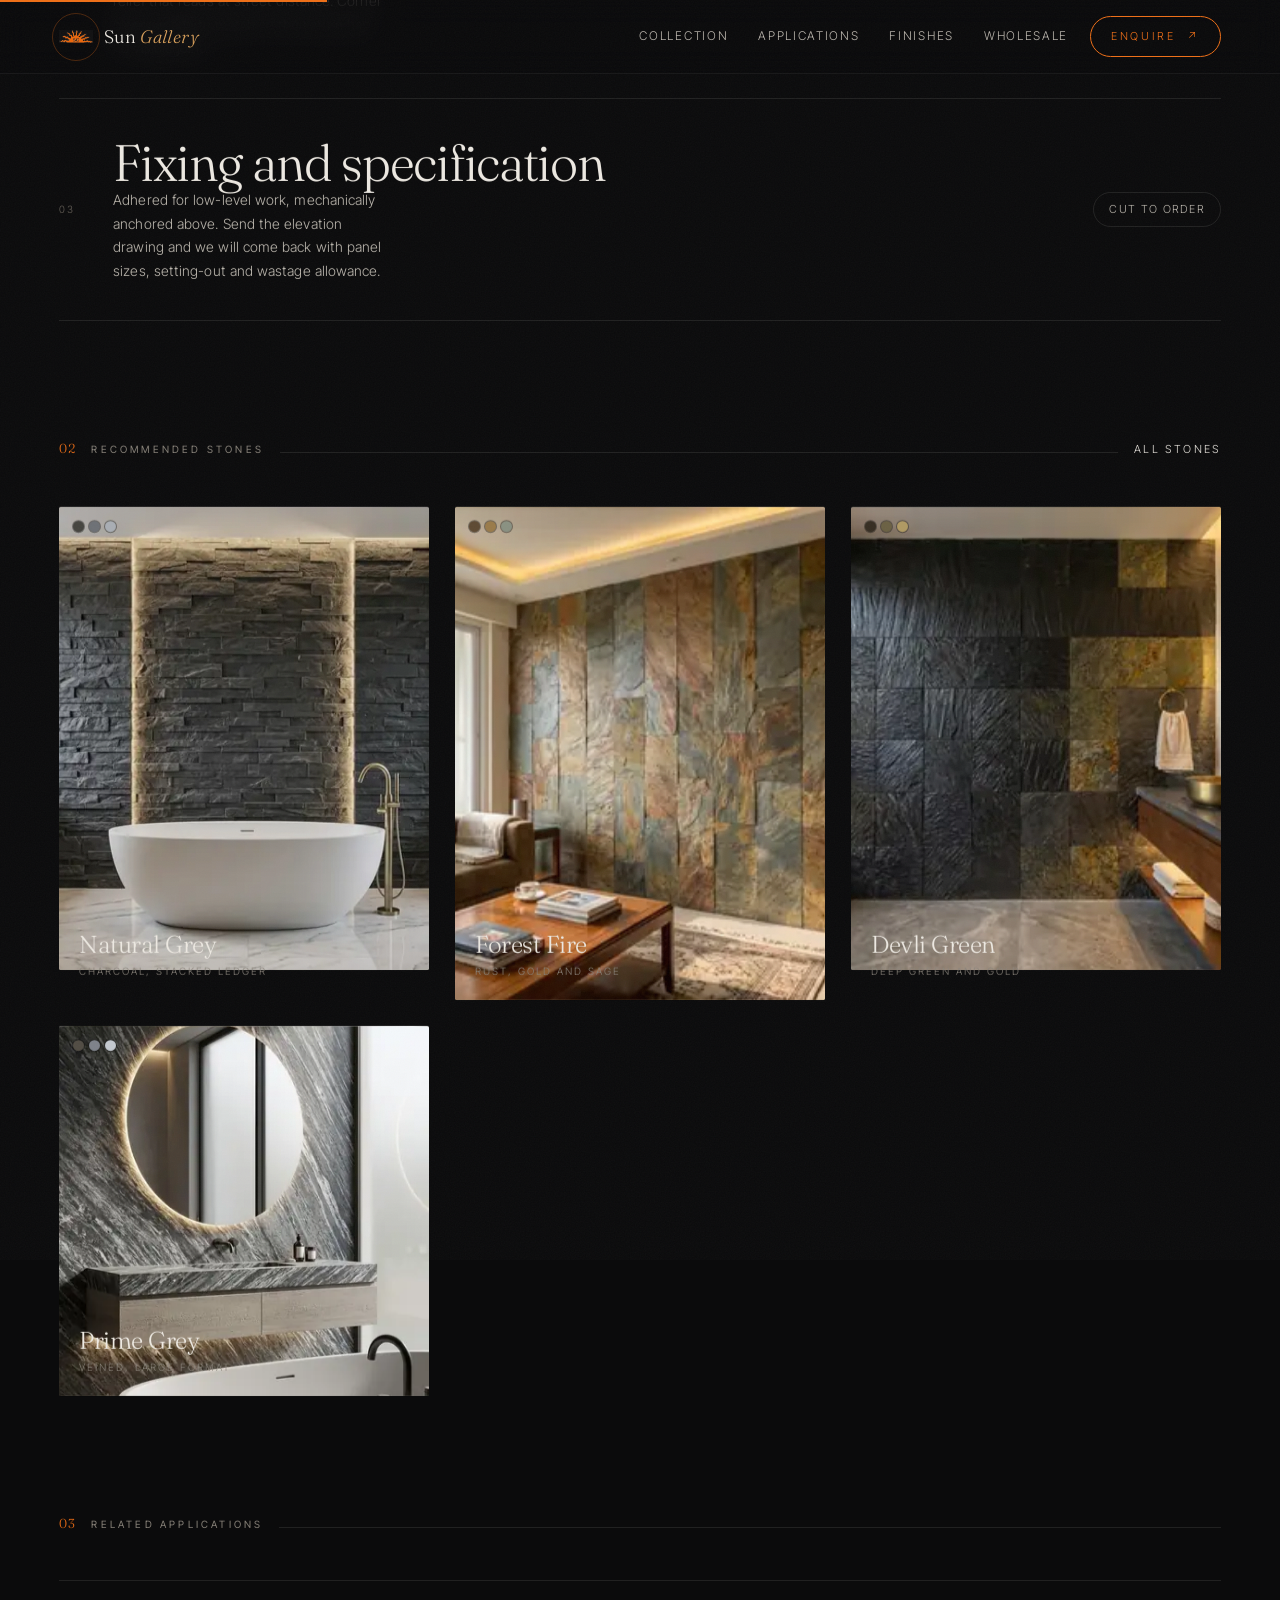
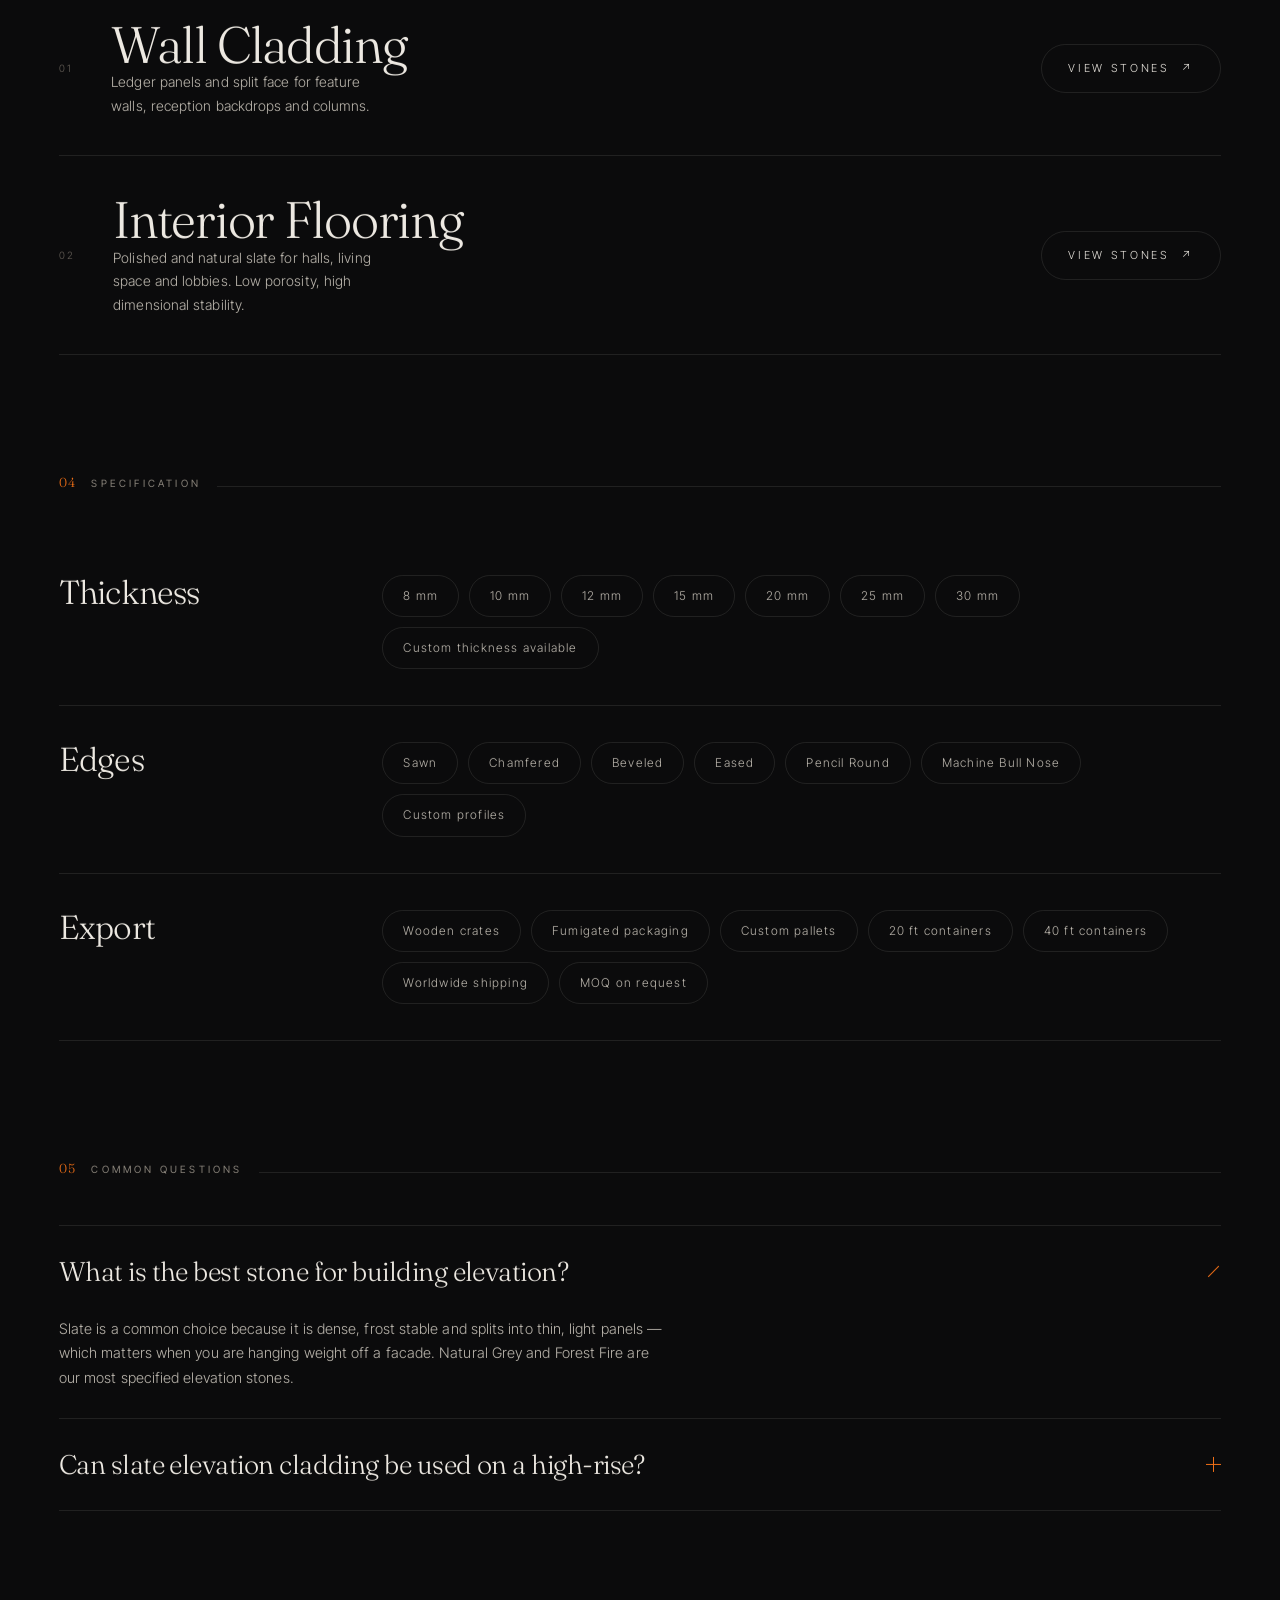
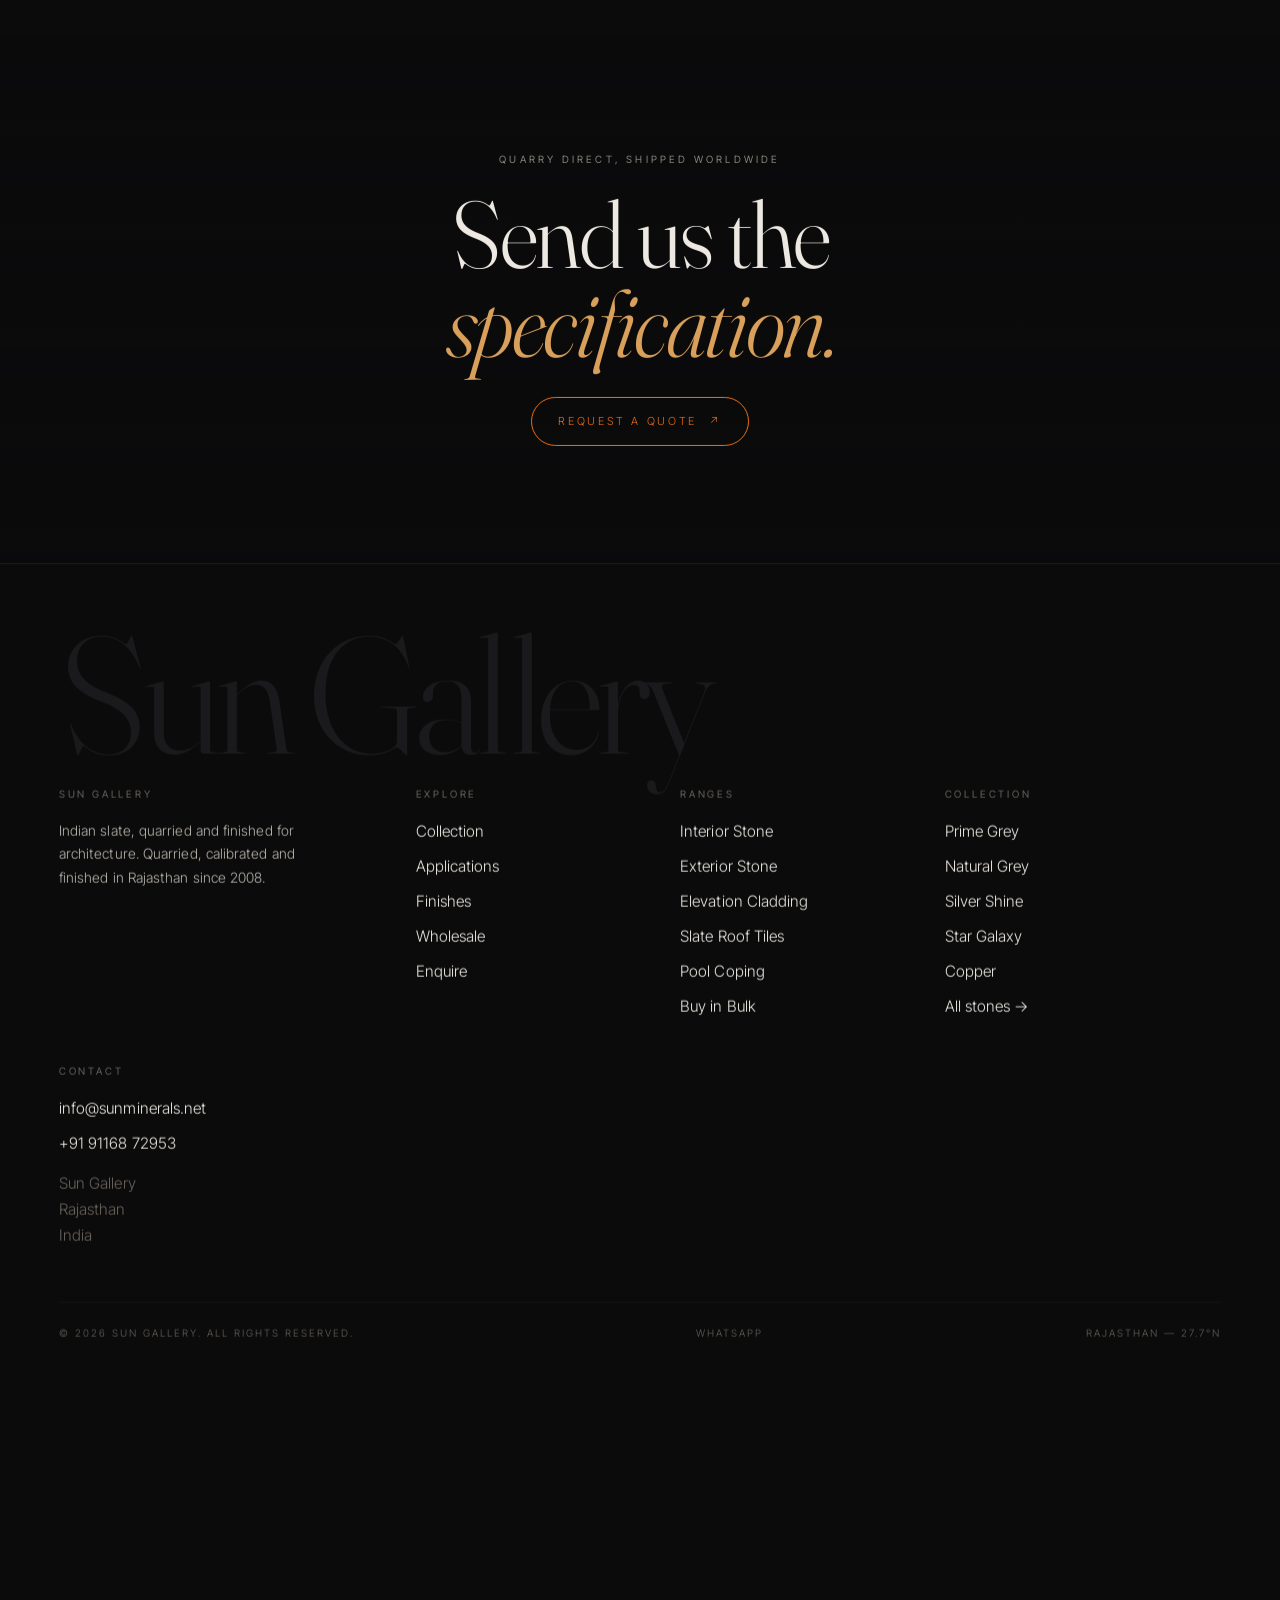
<file: elevation.html>
<!DOCTYPE html>
<html lang="en">
<head>
<meta charset="utf-8">
<meta name="viewport" content="width=device-width,initial-scale=1">
<meta name="theme-color" content="#0B0B0C">
<title>Elevation Stone Tiles | Slate Wall Cladding — Sun Gallery</title>
<meta name="description" content="Elevation stone tiles and natural stone elevation wall cladding in Indian slate. Ledger panels and split face for building facades, entrances and columns.">
<link rel="canonical" href="https://www.sungallery.info/elevation.html">
<meta property="og:title" content="Elevation Stone Tiles | Slate Wall Cladding — Sun Gallery">
<meta property="og:description" content="Elevation stone tiles and natural stone elevation wall cladding in Indian slate. Ledger panels and split face for building facades, entrances and columns.">
<meta property="og:url" content="https://www.sungallery.info/elevation.html">
<meta property="og:type" content="website">
<meta property="og:image" content="https://www.sungallery.info/assets/img/stones/forest-fire-800.webp">
<meta name="twitter:card" content="summary_large_image">
<link rel="icon" href="assets/img/brand/logo.png">
<link rel="preconnect" href="https://fonts.googleapis.com">
<link rel="preconnect" href="https://fonts.gstatic.com" crossorigin>
<link href="https://fonts.googleapis.com/css2?family=Fraunces:ital,opsz,wght@0,9..144,200..500;1,9..144,200..400&family=Inter+Tight:wght@300;400;500&display=swap" rel="stylesheet">
<link rel="stylesheet" href="assets/css/style.css">
</head>
<body>

<noscript>
  <div style="background:#16161A;border-bottom:1px solid rgba(237,233,226,.11);padding:14px 20px;text-align:center;font:300 14px/1.5 system-ui,sans-serif;color:#BDB8AF">
    This site needs JavaScript for its navigation and galleries.
    Reach us directly at <a href="mailto:info@sunminerals.net" style="color:#EF6F17">info@sunminerals.net</a>
    or <a href="tel:+919116872953" style="color:#EF6F17">+91 91168 72953</a>.
  </div>
</noscript>

<div class="grain"></div>
<div id="prog"></div>

<div id="scroll">
  <!-- Static H1 + summary: readable before JavaScript runs, replaced by the
       full rendered page immediately after. Keeps crawlers and no-JS users happy. -->
  <div id="landing" data-landing="elevation">
    <section style="padding-top:calc(var(--nav-h) + 60px)">
      <p class="crumb"><a href="index.html">Sun Gallery</a> — Elevation &amp; facade</p>
      <h1 class="display d-lg mt-s">Elevation stone tiles<br><em>Natural stone elevation wall cladding</em></h1>
      <p class="lede maxw mt-m">Elevation stone tiles and natural stone elevation wall cladding in Indian slate. Ledger panels and split face for building facades, entrances and columns.</p>
      <a class="btn sun mt-m" href="contact.html">Request a quote ↗</a>
    </section>
  </div>
  <div id="footer-slot"></div>
</div>

<script src="assets/js/data.js"></script>
<script src="assets/js/seo.js"></script>
<script src="assets/js/media.js"></script>
<script src="assets/js/app.js"></script>
</body>
</html>
</file>
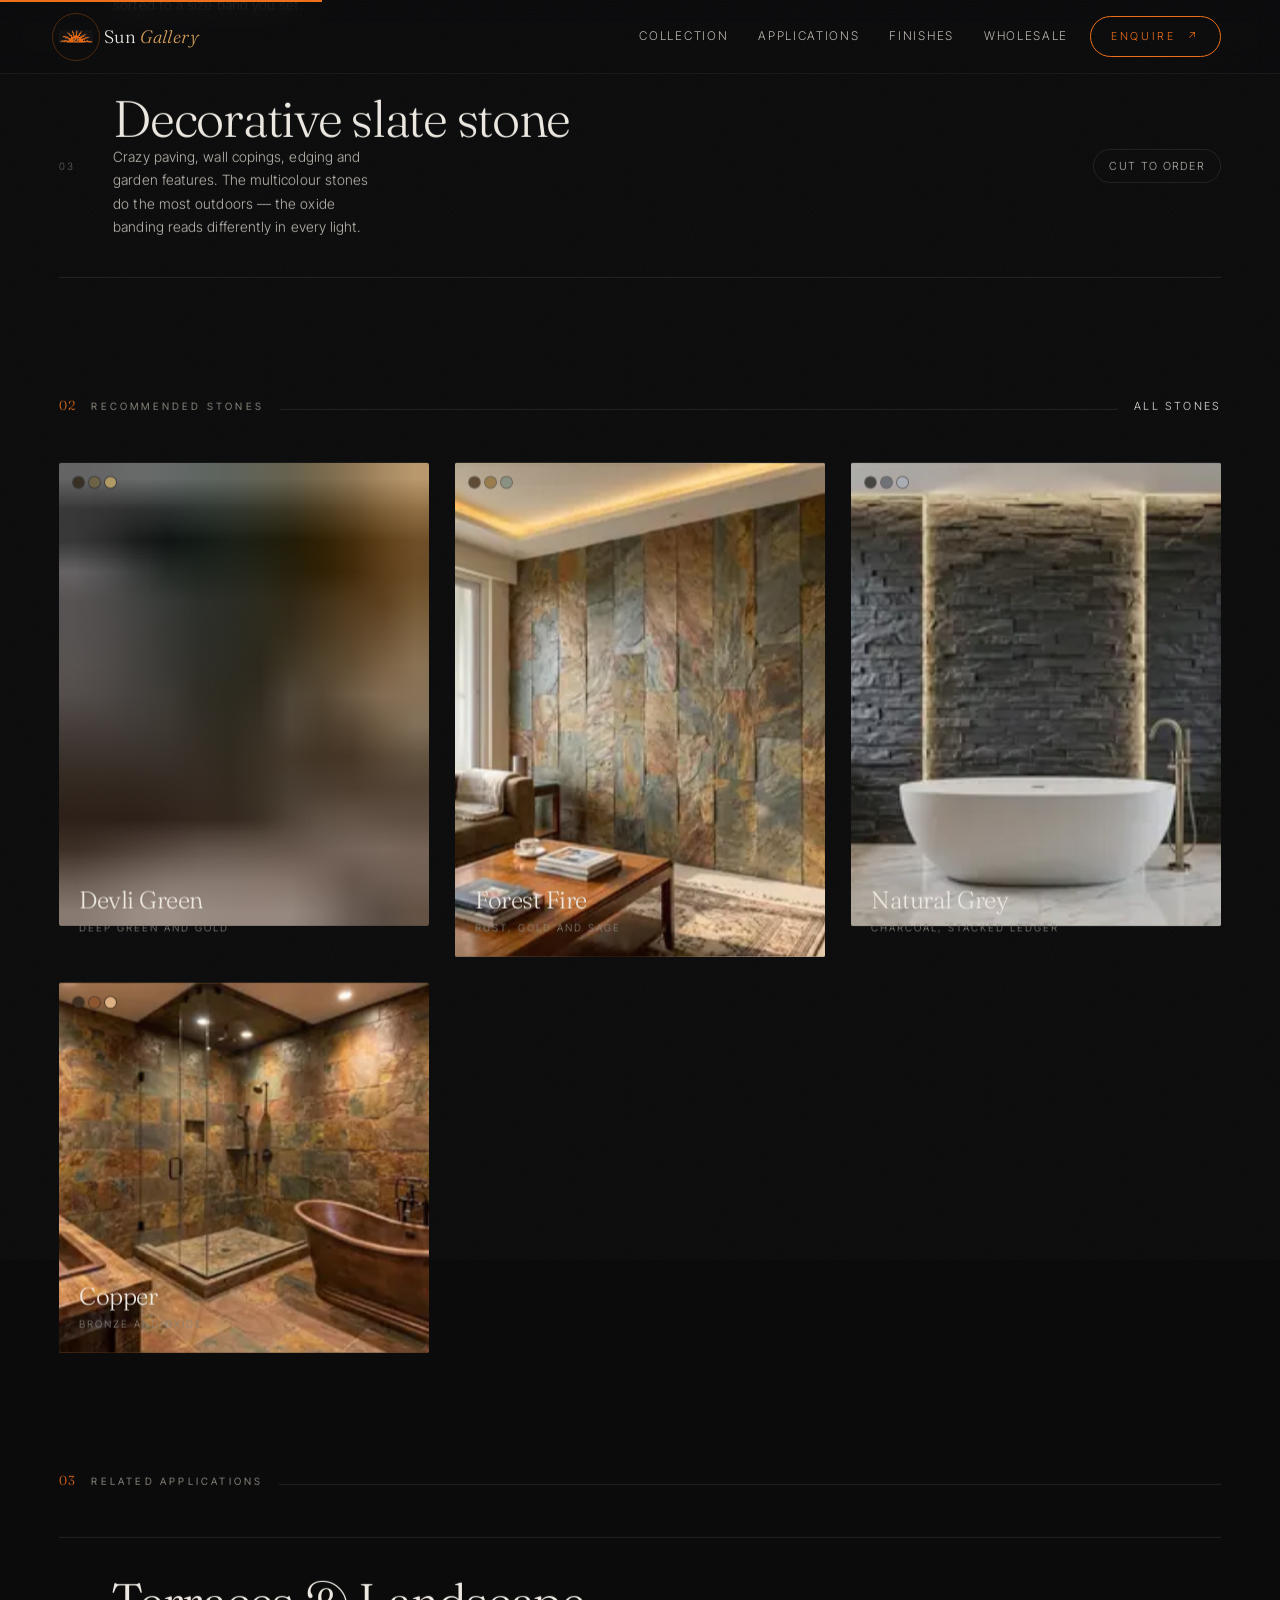
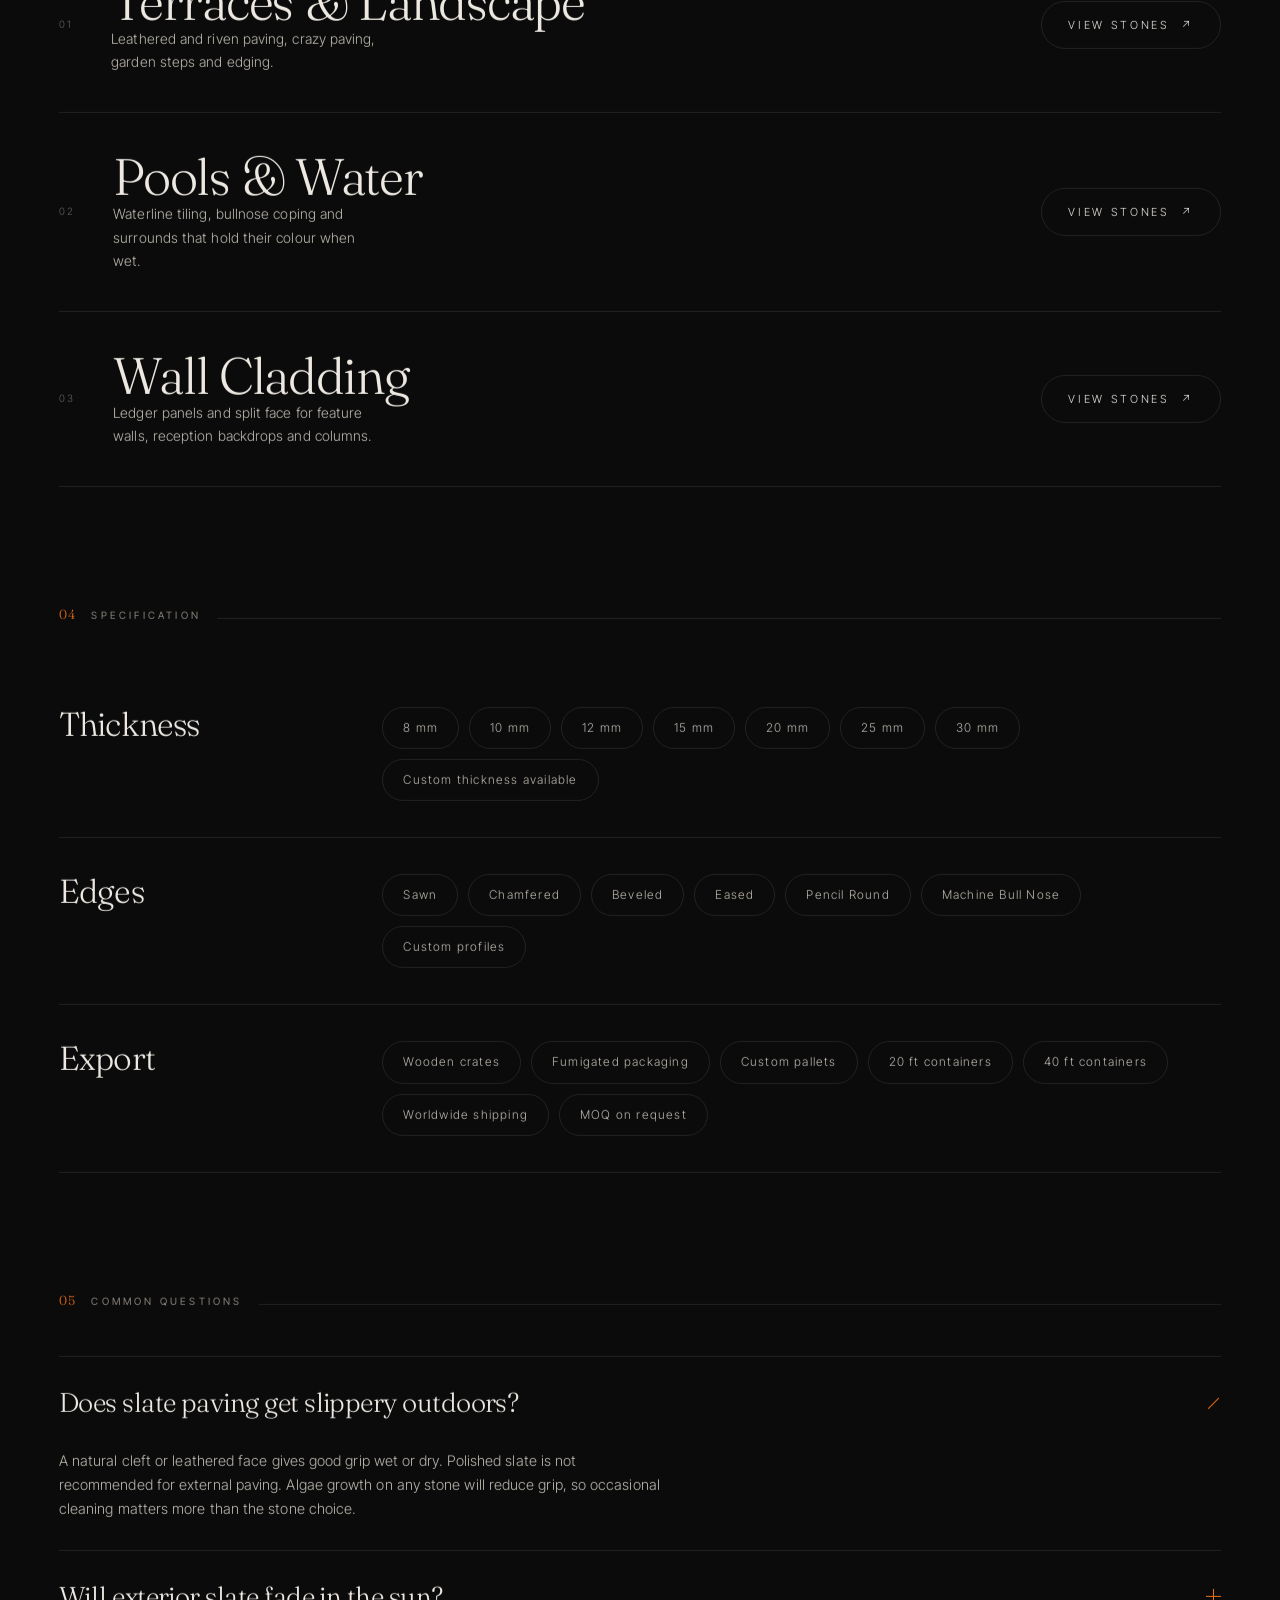
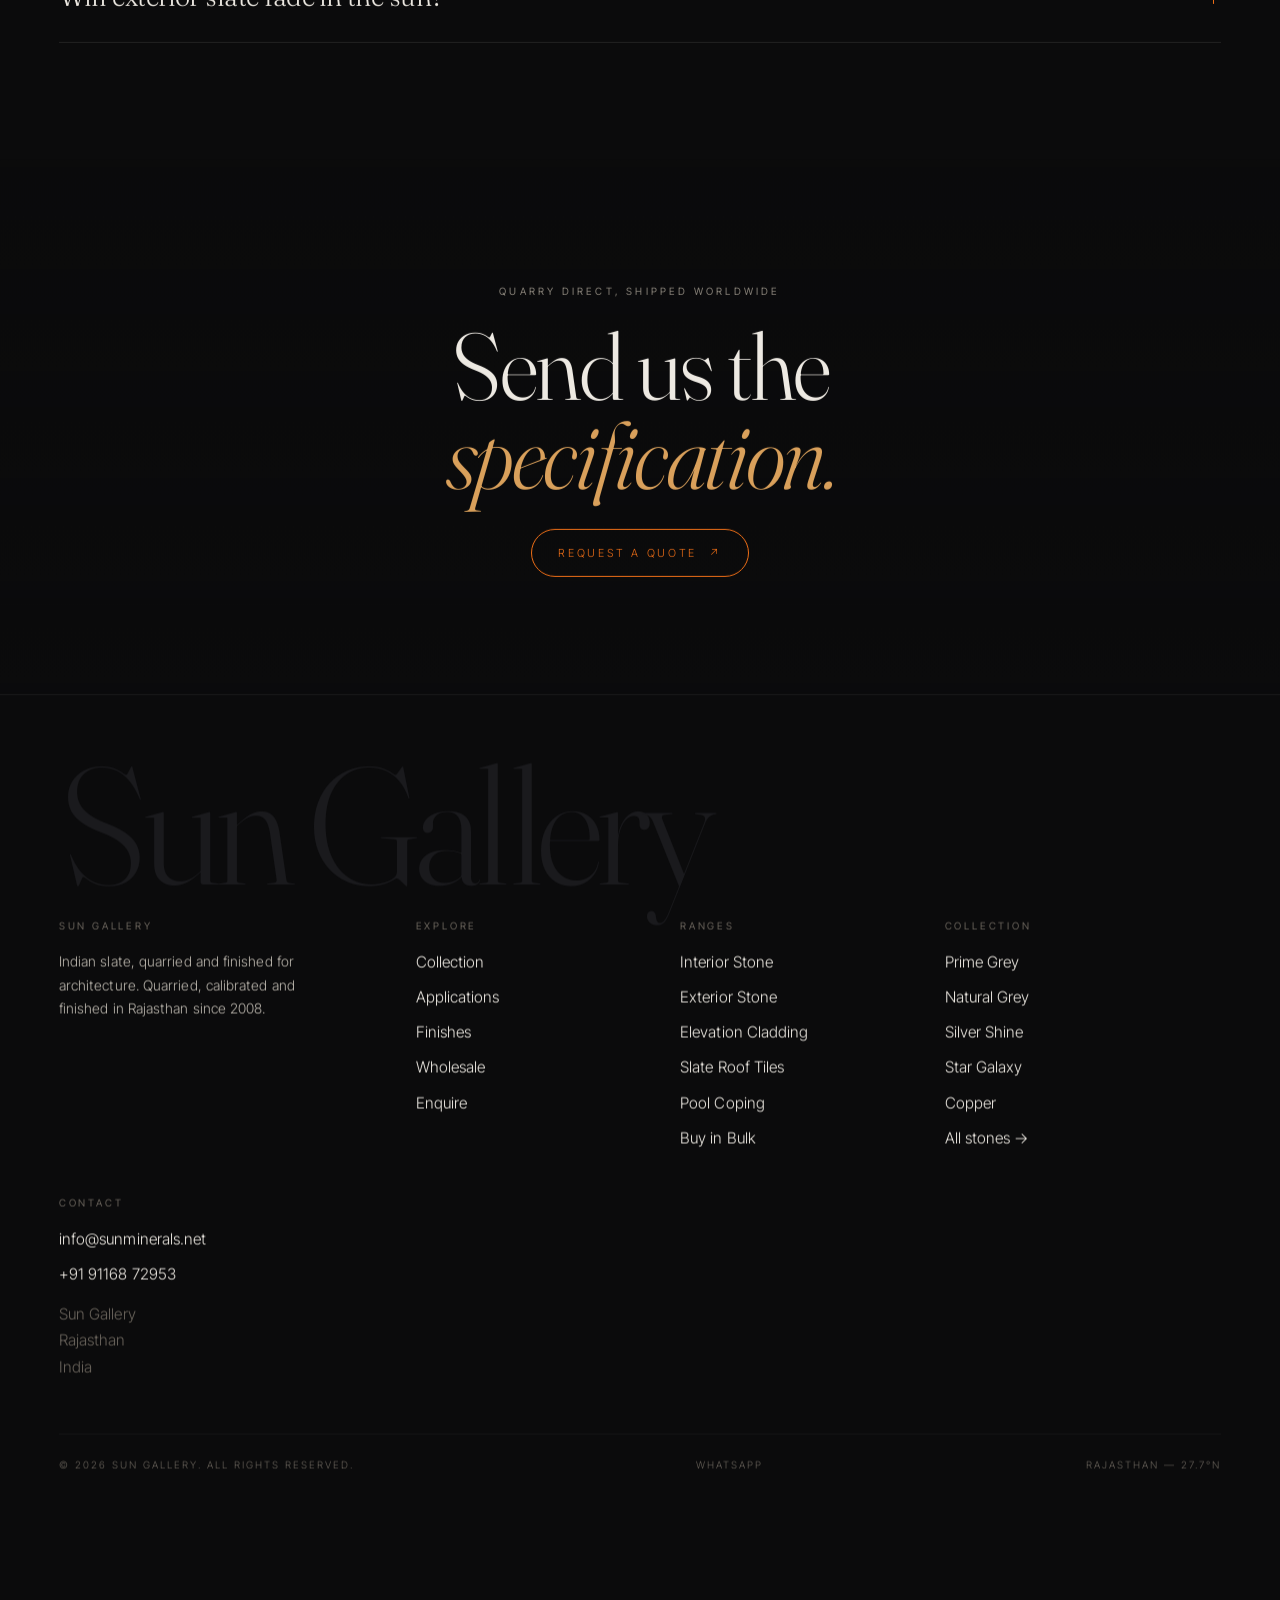
<file: exterior.html>
<!DOCTYPE html>
<html lang="en">
<head>
<meta charset="utf-8">
<meta name="viewport" content="width=device-width,initial-scale=1">
<meta name="theme-color" content="#0B0B0C">
<title>Exterior Stone | Slate Paving Slabs — Sun Gallery</title>
<meta name="description" content="Exterior stone in Indian slate. Slate paving slabs, slate stepping stones and decorative slate stone for terraces, gardens and driveways. Frost and UV stable.">
<link rel="canonical" href="https://www.sungallery.info/exterior.html">
<meta property="og:title" content="Exterior Stone | Slate Paving Slabs — Sun Gallery">
<meta property="og:description" content="Exterior stone in Indian slate. Slate paving slabs, slate stepping stones and decorative slate stone for terraces, gardens and driveways. Frost and UV stable.">
<meta property="og:url" content="https://www.sungallery.info/exterior.html">
<meta property="og:type" content="website">
<meta property="og:image" content="https://www.sungallery.info/assets/img/stones/devli-green-leather-400.webp">
<meta name="twitter:card" content="summary_large_image">
<link rel="icon" href="assets/img/brand/logo.png">
<link rel="preconnect" href="https://fonts.googleapis.com">
<link rel="preconnect" href="https://fonts.gstatic.com" crossorigin>
<link href="https://fonts.googleapis.com/css2?family=Fraunces:ital,opsz,wght@0,9..144,200..500;1,9..144,200..400&family=Inter+Tight:wght@300;400;500&display=swap" rel="stylesheet">
<link rel="stylesheet" href="assets/css/style.css">
</head>
<body>

<noscript>
  <div style="background:#16161A;border-bottom:1px solid rgba(237,233,226,.11);padding:14px 20px;text-align:center;font:300 14px/1.5 system-ui,sans-serif;color:#BDB8AF">
    This site needs JavaScript for its navigation and galleries.
    Reach us directly at <a href="mailto:info@sunminerals.net" style="color:#EF6F17">info@sunminerals.net</a>
    or <a href="tel:+919116872953" style="color:#EF6F17">+91 91168 72953</a>.
  </div>
</noscript>

<div class="grain"></div>
<div id="prog"></div>

<div id="scroll">
  <!-- Static H1 + summary: readable before JavaScript runs, replaced by the
       full rendered page immediately after. Keeps crawlers and no-JS users happy. -->
  <div id="landing" data-landing="exterior">
    <section style="padding-top:calc(var(--nav-h) + 60px)">
      <p class="crumb"><a href="index.html">Sun Gallery</a> — Exterior stone</p>
      <h1 class="display d-lg mt-s">Exterior stone<br><em>Slate paving slabs &amp; stepping stones</em></h1>
      <p class="lede maxw mt-m">Exterior stone in Indian slate. Slate paving slabs, slate stepping stones and decorative slate stone for terraces, gardens and driveways. Frost and UV stable.</p>
      <a class="btn sun mt-m" href="contact.html">Request a quote ↗</a>
    </section>
  </div>
  <div id="footer-slot"></div>
</div>

<script src="assets/js/data.js"></script>
<script src="assets/js/seo.js"></script>
<script src="assets/js/media.js"></script>
<script src="assets/js/app.js"></script>
</body>
</html>
</file>
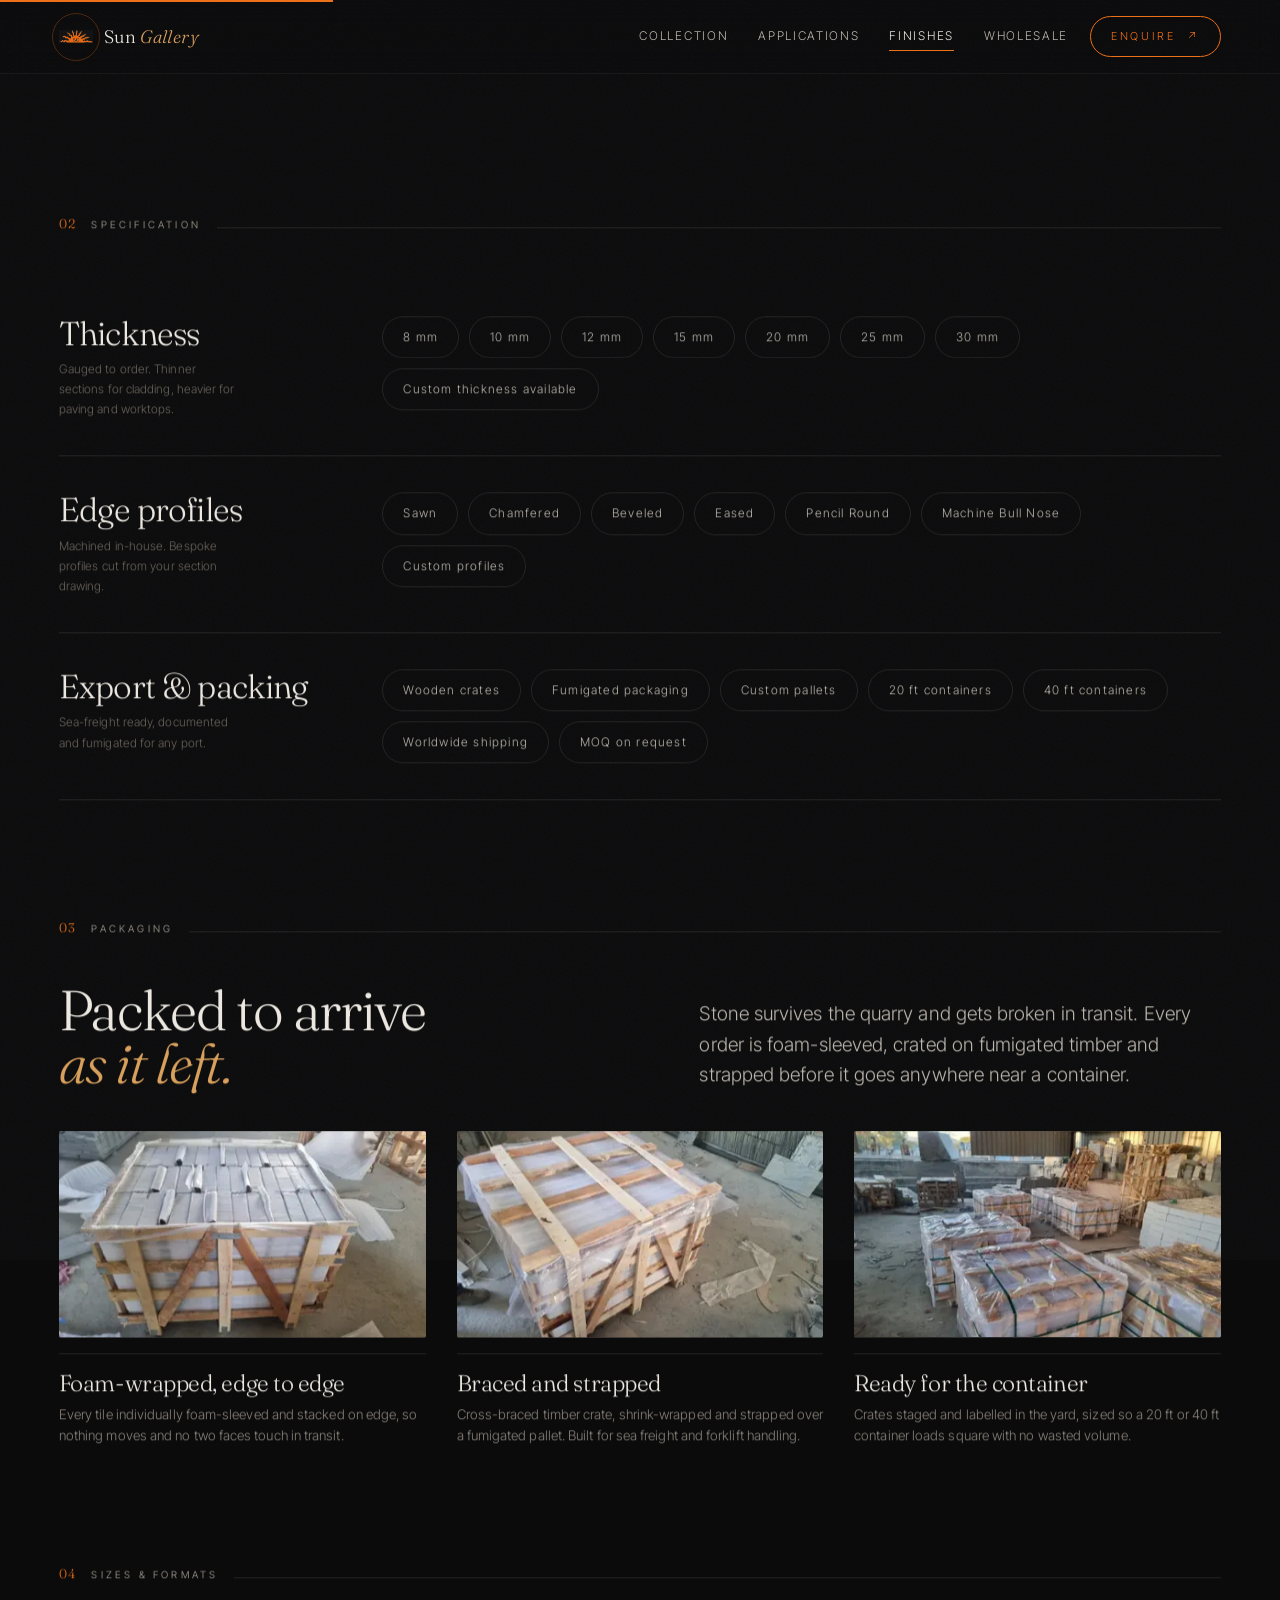
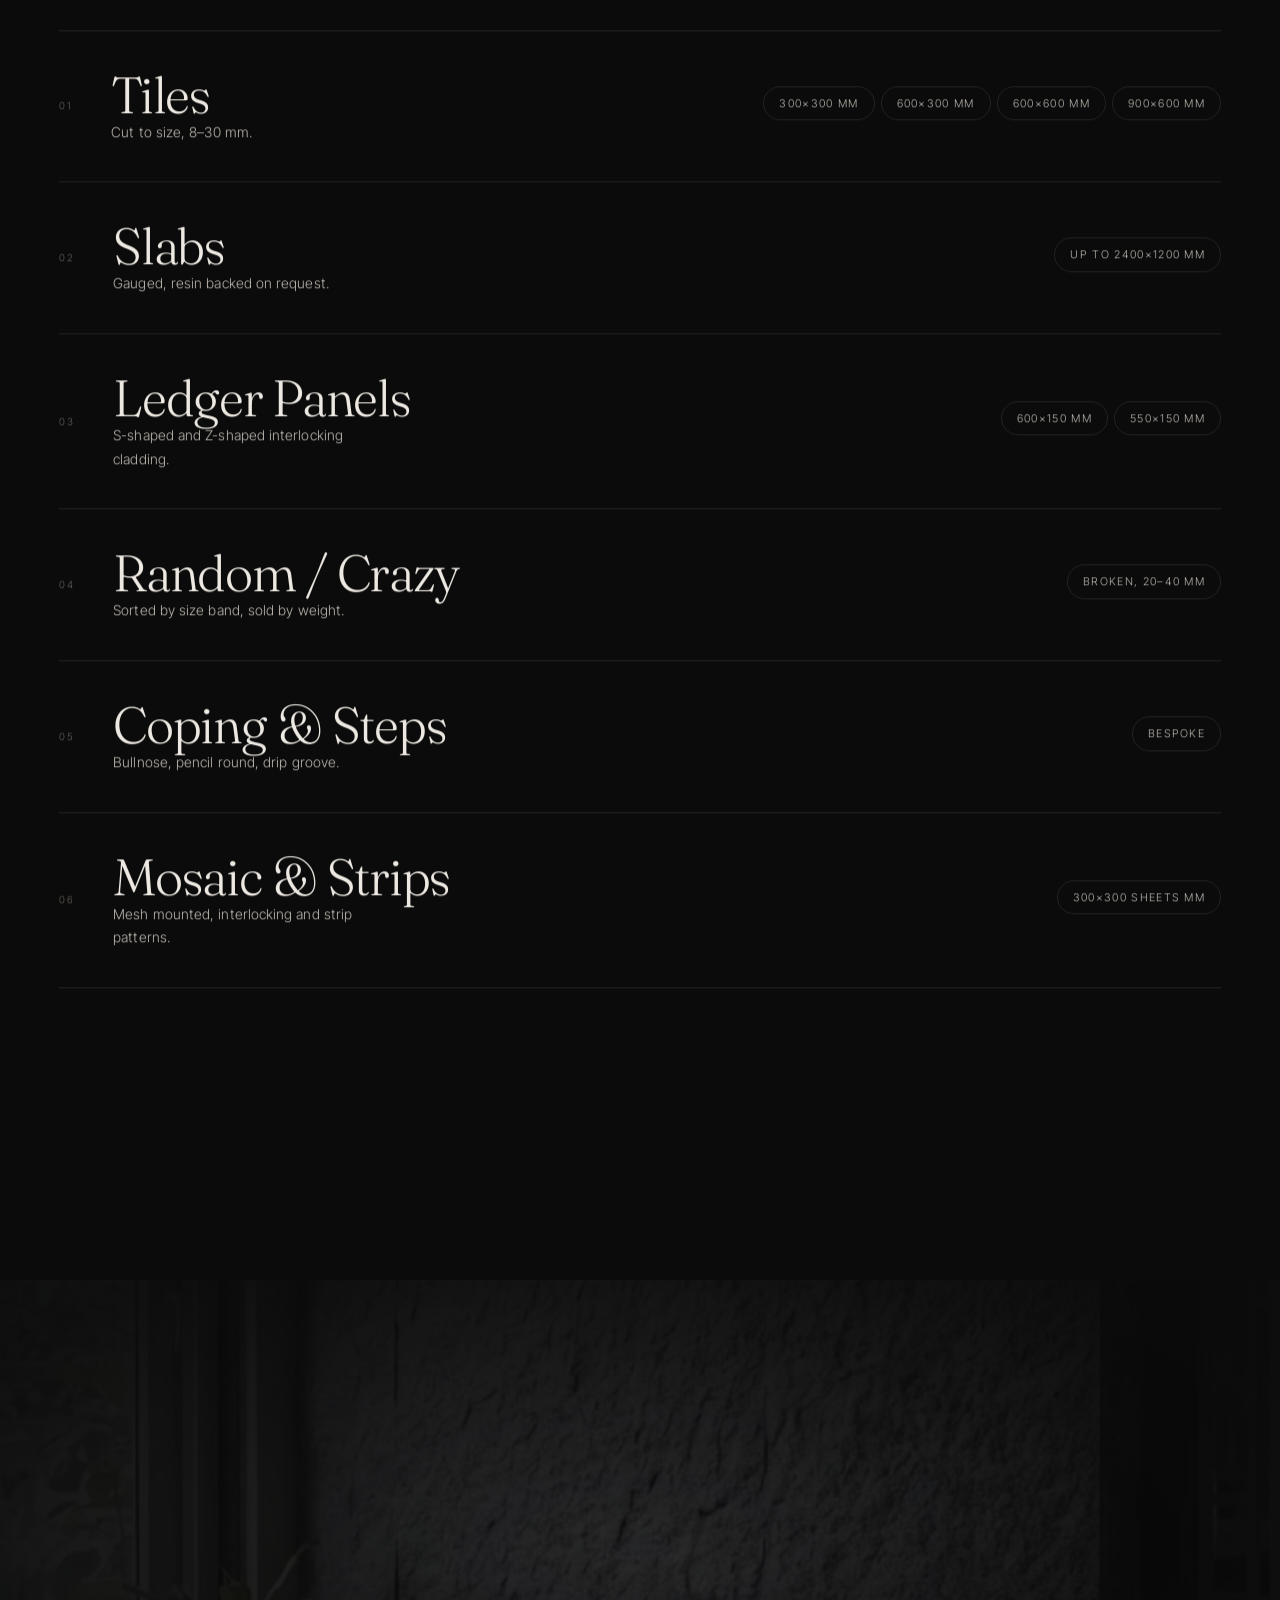
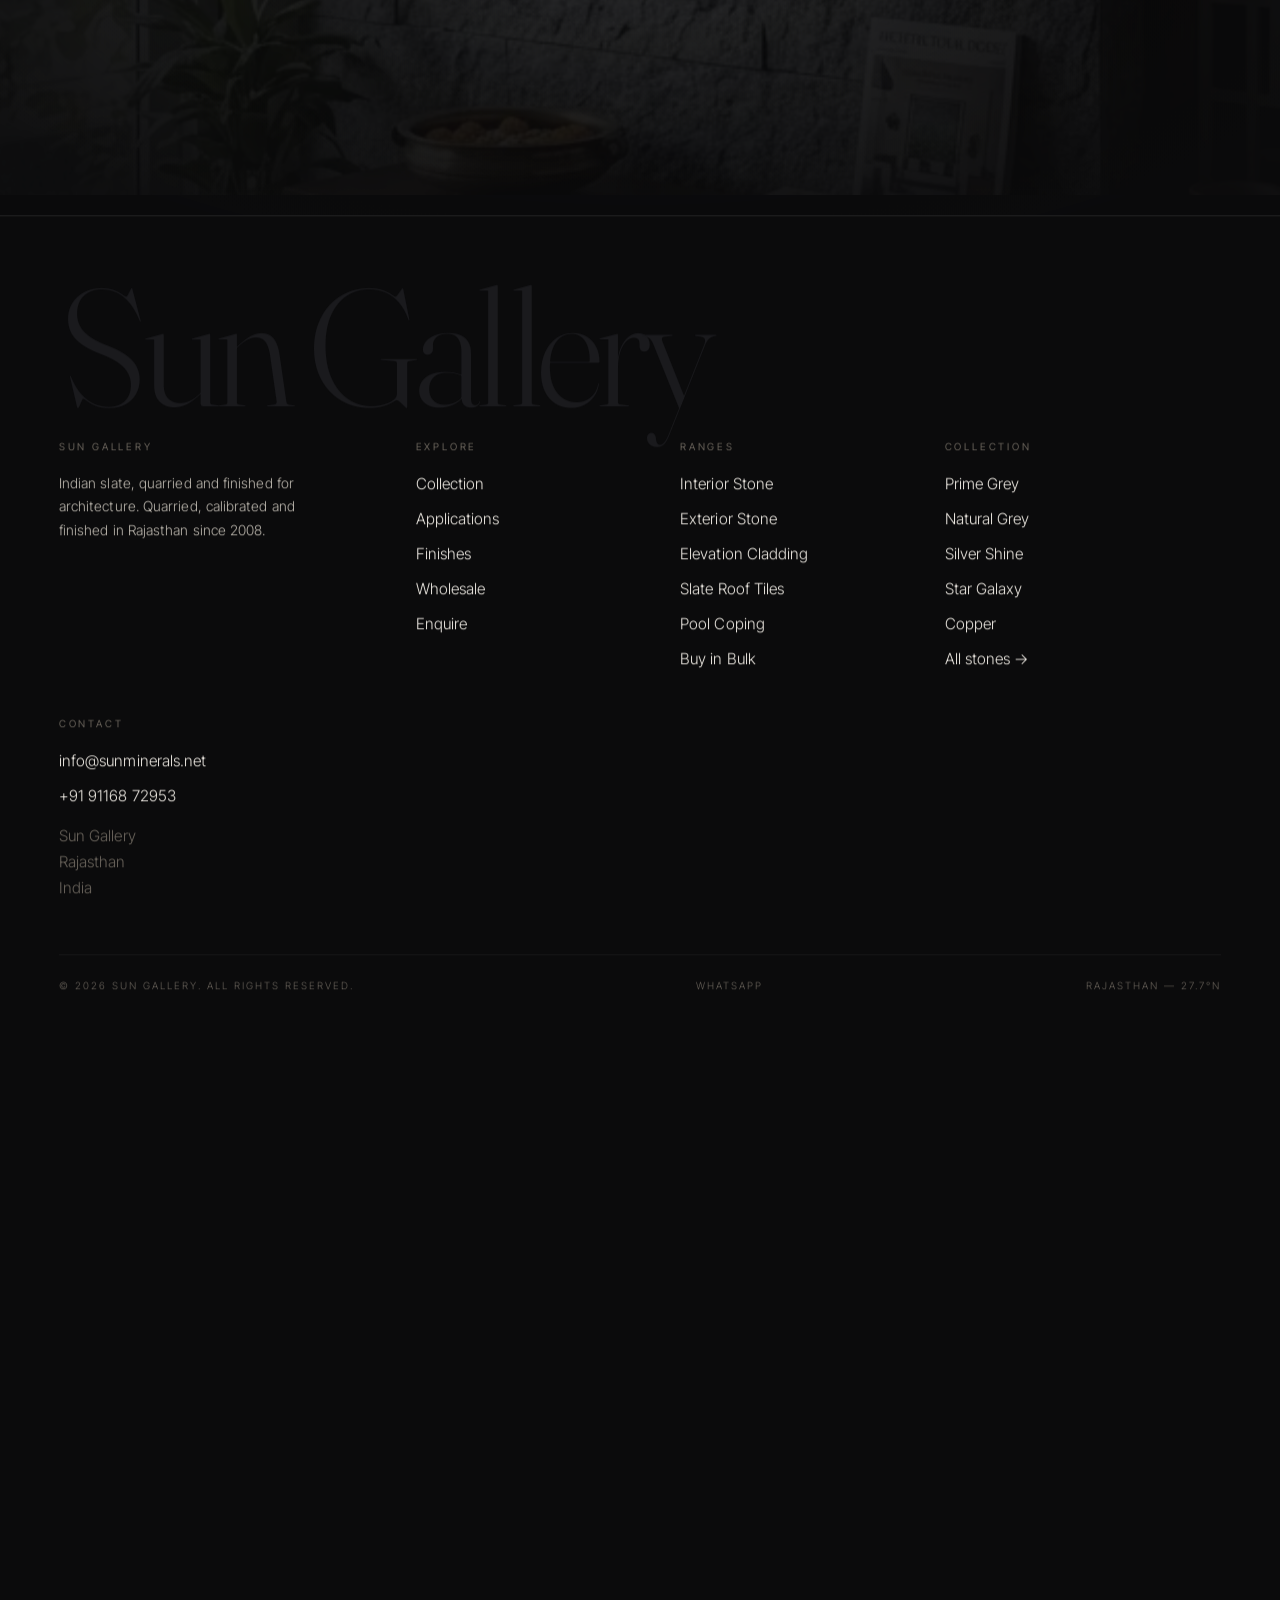
<file: finishes.html>
<!DOCTYPE html>
<html lang="en">
<head>
<meta charset="utf-8">
<meta name="viewport" content="width=device-width,initial-scale=1">
<meta name="theme-color" content="#0B0B0C">
<title>Slate Finishes, Thickness &amp; Edge Profiles — Sun Gallery</title>
<meta name="description" content="Natural, polish and leather slate finishes. Thickness 8–30 mm, seven edge profiles, custom sizes and fumigated export packing for 20 ft and 40 ft containers.">
<link rel="canonical" href="https://www.sungallery.info/finishes.html">
<meta property="og:title" content="Slate Finishes, Thickness &amp; Edge Profiles — Sun Gallery">
<meta property="og:description" content="Natural, polish and leather slate finishes. Thickness 8–30 mm, seven edge profiles, custom sizes and fumigated export packing for 20 ft and 40 ft containers.">
<meta property="og:url" content="https://www.sungallery.info/finishes.html">
<meta property="og:type" content="website">
<meta property="og:image" content="https://www.sungallery.info/assets/img/stones/prime-grey-sour-blast-800.webp">
<meta name="twitter:card" content="summary_large_image">
<link rel="icon" href="assets/img/brand/logo.png">
<link rel="preconnect" href="https://fonts.googleapis.com">
<link rel="preconnect" href="https://fonts.gstatic.com" crossorigin>
<link href="https://fonts.googleapis.com/css2?family=Fraunces:ital,opsz,wght@0,9..144,200..500;1,9..144,200..400&family=Inter+Tight:wght@300;400;500&display=swap" rel="stylesheet">
<link rel="stylesheet" href="assets/css/style.css">
</head>
<body>

<noscript>
  <div style="background:#16161A;border-bottom:1px solid rgba(237,233,226,.11);padding:14px 20px;text-align:center;font:300 14px/1.5 system-ui,sans-serif;color:#BDB8AF">
    This site needs JavaScript for its navigation and galleries.
    Reach us directly at <a href="mailto:info@sunminerals.net" style="color:#EF6F17">info@sunminerals.net</a>
    or <a href="tel:+919116872953" style="color:#EF6F17">+91 91168 72953</a>.
  </div>
</noscript>

<div class="grain"></div>
<div id="prog"></div>

<div id="scroll">

  <section style="padding-top:calc(var(--nav-h) + clamp(50px,9vh,110px))">
    <p class="crumb rv">Sun Gallery — Finishes &amp; Specification</p>
    <h1 class="display d-lg rv-mask mt-s"><span>One stone,<br><em>three surfaces</em></span></h1>
    <div class="sec-lead mt-m">
      <p class="lede rv" data-d="1">The finish decides whether a slate reads as raw geology or as a quiet architectural plane. Natural, polish and leather — every stone in the collection is available in the finishes it suits.</p>
      <p class="body-txt rv" data-d="2" style="font-size:14px">Click any finish to see the stones we currently photograph in it.</p>
    </div>
  </section>

  <!-- FINISHES -->
  <section style="padding-top:clamp(30px,5vh,60px)">
    <div class="stone-grid editorial" id="finishGrid"></div>
  </section>

  <!-- THICKNESS / EDGES / EXPORT -->
  <section>
    <div class="sec-head rv"><span class="num">02</span><span class="eyebrow">Specification</span><span class="rule"></span></div>

    <div class="spec-block">
      <div class="rv">
        <h3 class="display">Thickness</h3>
        <p class="hint">Gauged to order. Thinner sections for cladding, heavier for paving and worktops.</p>
      </div>
      <div class="spec-chips" id="thicknessList"></div>
    </div>

    <div class="spec-block">
      <div class="rv">
        <h3 class="display">Edge profiles</h3>
        <p class="hint">Machined in-house. Bespoke profiles cut from your section drawing.</p>
      </div>
      <div class="spec-chips" id="edgeList"></div>
    </div>

    <div class="spec-block">
      <div class="rv">
        <h3 class="display">Export &amp; packing</h3>
        <p class="hint">Sea-freight ready, documented and fumigated for any port.</p>
      </div>
      <div class="spec-chips" id="exportList"></div>
    </div>
  </section>

  <!-- PACKAGING -->
  <section id="packaging" style="padding-top:0">
    <div class="sec-head rv"><span class="num">03</span><span class="eyebrow">Packaging</span><span class="rule"></span></div>
    <div class="sec-lead" style="margin-bottom:clamp(28px,4.5vh,54px)">
      <h2 class="display d-md rv">Packed to arrive<br><em>as it left.</em></h2>
      <p class="lede rv" data-d="1">Stone survives the quarry and gets broken in transit. Every order is foam-sleeved, crated on fumigated timber and strapped before it goes anywhere near a container.</p>
    </div>
    <div class="pack-grid" id="packingGrid"></div>
  </section>

  <!-- FORMATS -->
  <section style="padding-top:0">
    <div class="sec-head rv"><span class="num">04</span><span class="eyebrow">Sizes &amp; Formats</span><span class="rule"></span></div>
    <div class="app-list" id="formatList"></div>
  </section>

  <section class="cta-band">
    <div class="bgimg" data-speed="0.5">
      <img src="assets/img/stones/prime-grey-sour-blast-800.webp" alt="" loading="lazy" decoding="async">
    </div>
    <div class="veil"></div>
    <div class="inner">
      <span class="eyebrow rv">Cut to your drawing</span>
      <h2 class="display d-lg rv mt-s" data-d="1">Custom sizes,<br><em>on request.</em></h2>
      <a class="btn sun mt-m rv" data-d="2" href="contact.html">Send a specification <span class="ar">↗</span></a>
    </div>
  </section>

  <div id="footer-slot"></div>
</div>

<script src="assets/js/data.js"></script>
<script src="assets/js/seo.js"></script>
<script src="assets/js/media.js"></script>
<script src="assets/js/app.js"></script>
</body>
</html>
</file>
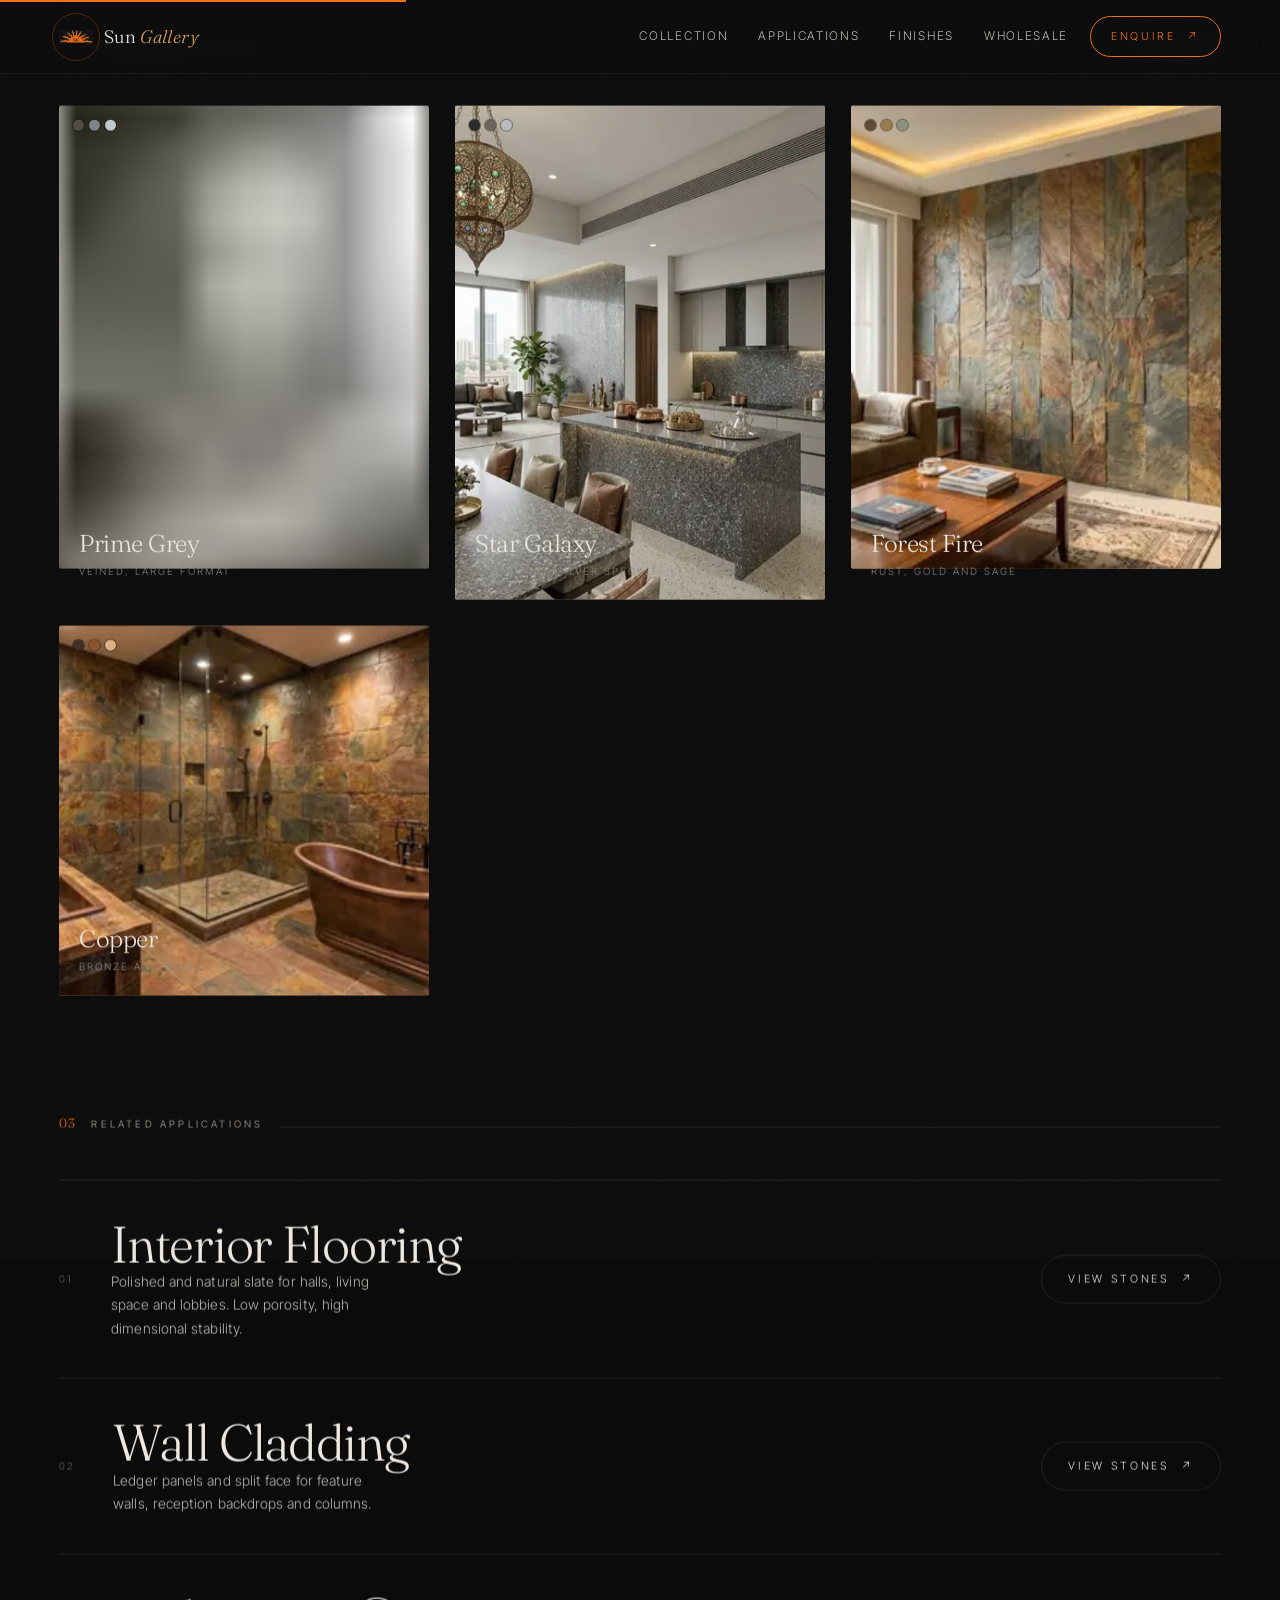
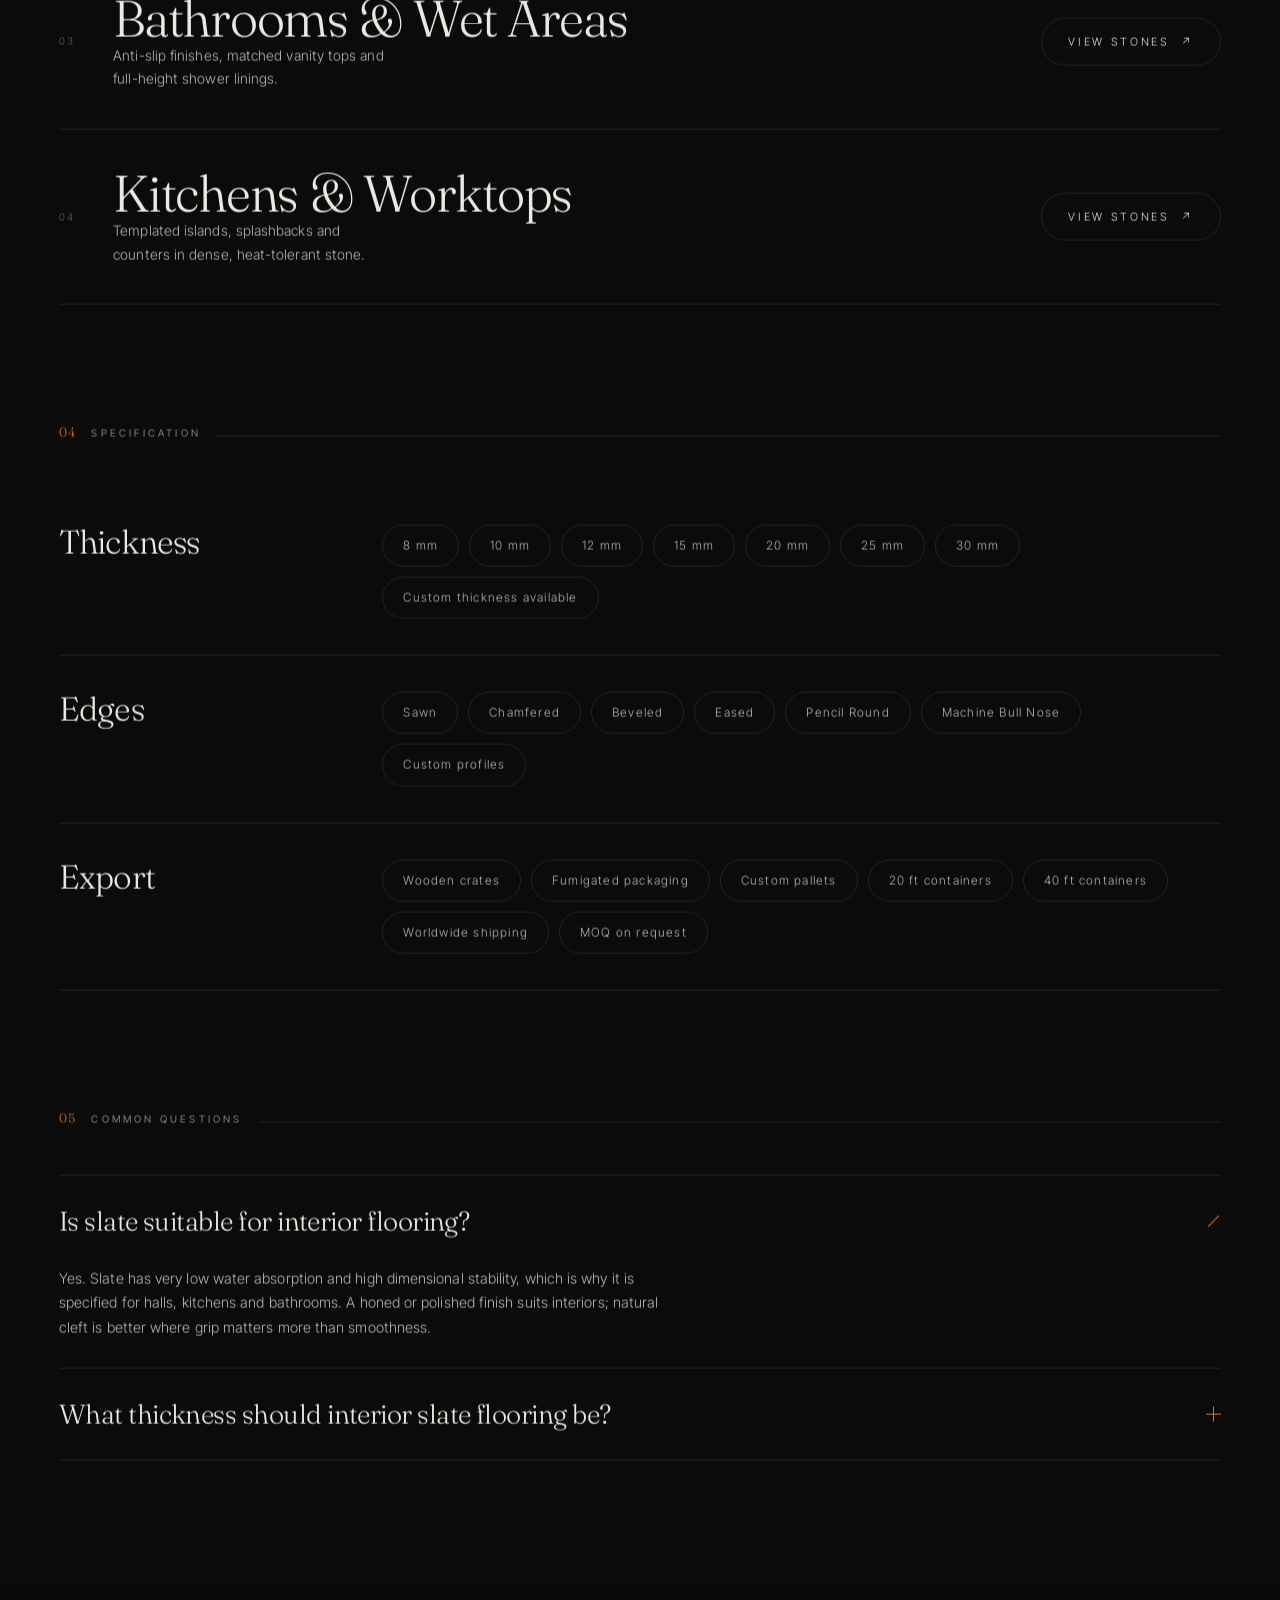
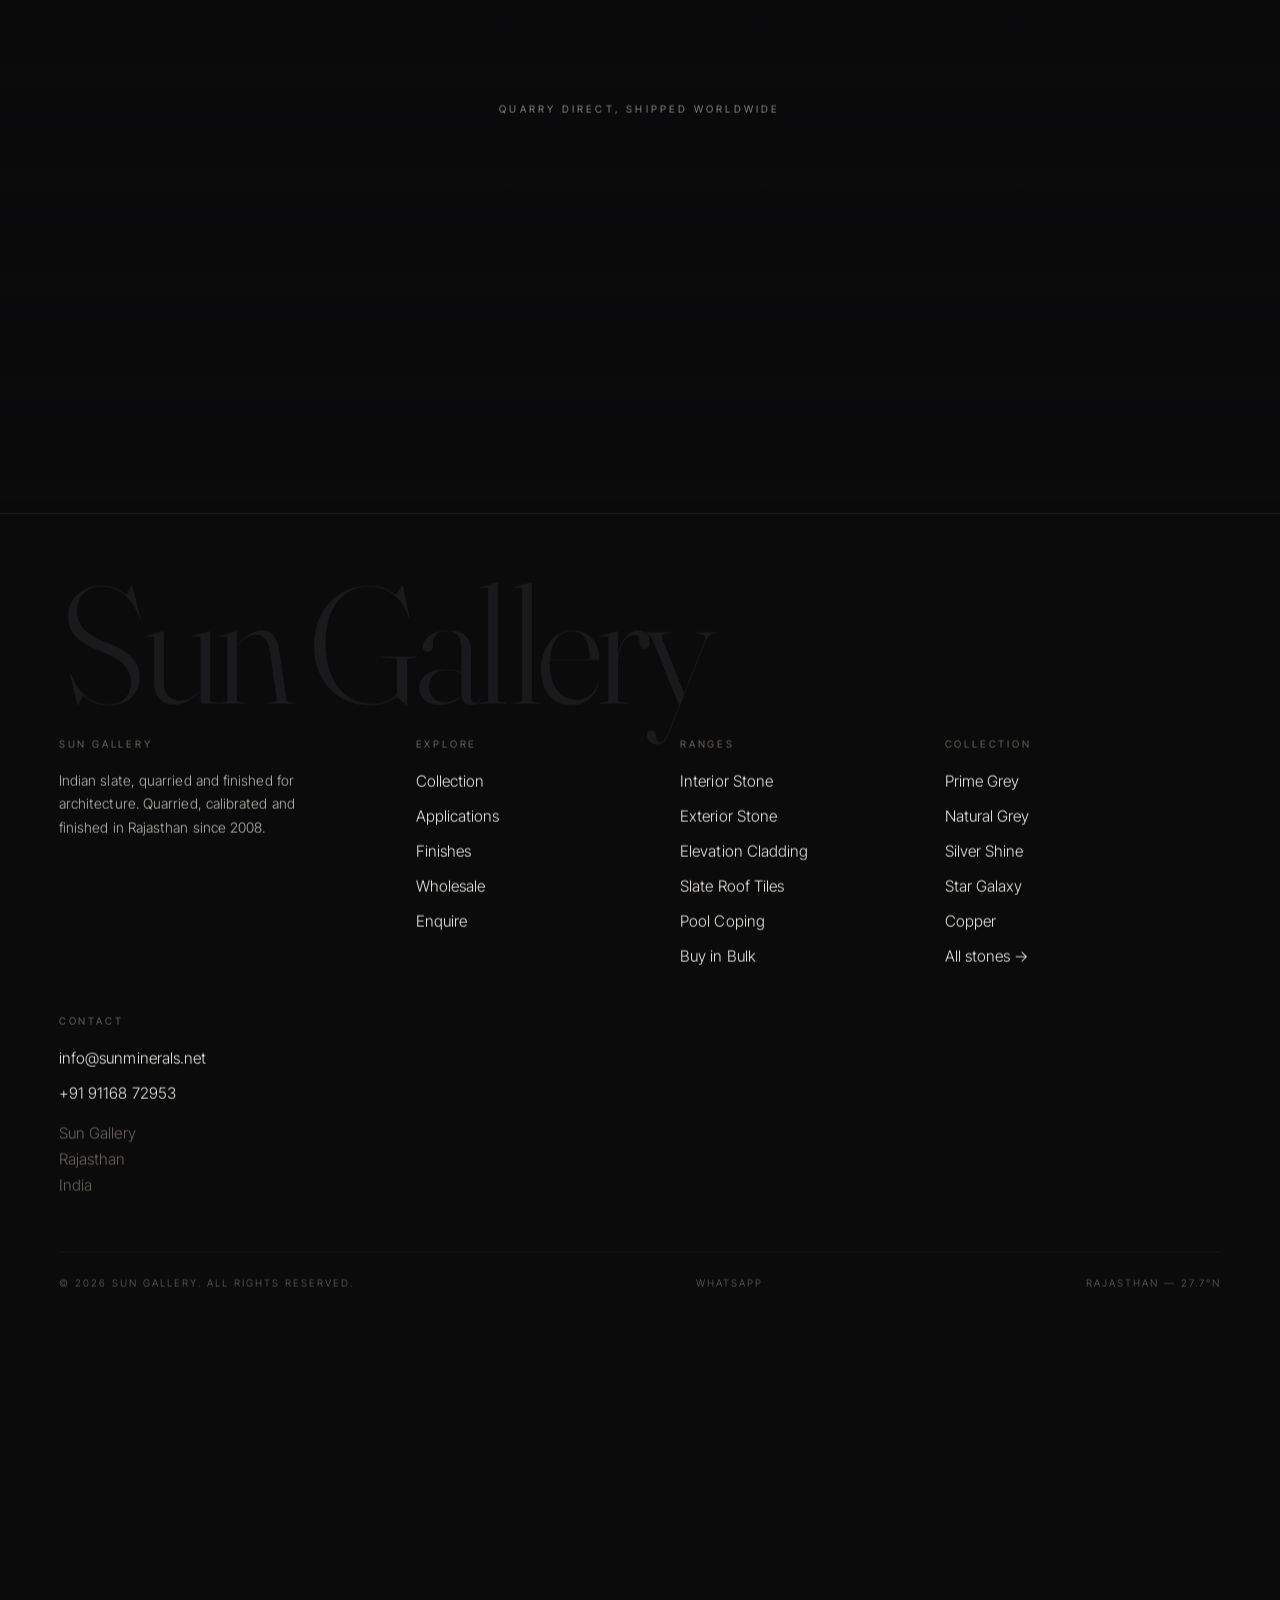
<file: interior.html>
<!DOCTYPE html>
<html lang="en">
<head>
<meta charset="utf-8">
<meta name="viewport" content="width=device-width,initial-scale=1">
<meta name="theme-color" content="#0B0B0C">
<title>Interior Stone | Slate Flooring &amp; Wall Cladding — Sun Gallery</title>
<meta name="description" content="Interior stone in Indian slate. Slate flooring tiles and slate wall cladding for halls, bathrooms and feature walls. Natural, polish and leather.">
<link rel="canonical" href="https://www.sungallery.info/interior.html">
<meta property="og:title" content="Interior Stone | Slate Flooring &amp; Wall Cladding — Sun Gallery">
<meta property="og:description" content="Interior stone in Indian slate. Slate flooring tiles and slate wall cladding for halls, bathrooms and feature walls. Natural, polish and leather.">
<meta property="og:url" content="https://www.sungallery.info/interior.html">
<meta property="og:type" content="website">
<meta property="og:image" content="https://www.sungallery.info/assets/img/stones/prime-grey-polish-800.webp">
<meta name="twitter:card" content="summary_large_image">
<link rel="icon" href="assets/img/brand/logo.png">
<link rel="preconnect" href="https://fonts.googleapis.com">
<link rel="preconnect" href="https://fonts.gstatic.com" crossorigin>
<link href="https://fonts.googleapis.com/css2?family=Fraunces:ital,opsz,wght@0,9..144,200..500;1,9..144,200..400&family=Inter+Tight:wght@300;400;500&display=swap" rel="stylesheet">
<link rel="stylesheet" href="assets/css/style.css">
</head>
<body>

<noscript>
  <div style="background:#16161A;border-bottom:1px solid rgba(237,233,226,.11);padding:14px 20px;text-align:center;font:300 14px/1.5 system-ui,sans-serif;color:#BDB8AF">
    This site needs JavaScript for its navigation and galleries.
    Reach us directly at <a href="mailto:info@sunminerals.net" style="color:#EF6F17">info@sunminerals.net</a>
    or <a href="tel:+919116872953" style="color:#EF6F17">+91 91168 72953</a>.
  </div>
</noscript>

<div class="grain"></div>
<div id="prog"></div>

<div id="scroll">
  <!-- Static H1 + summary: readable before JavaScript runs, replaced by the
       full rendered page immediately after. Keeps crawlers and no-JS users happy. -->
  <div id="landing" data-landing="interior">
    <section style="padding-top:calc(var(--nav-h) + 60px)">
      <p class="crumb"><a href="index.html">Sun Gallery</a> — Interior stone</p>
      <h1 class="display d-lg mt-s">Interior stone<br><em>Slate flooring tiles &amp; slate wall cladding</em></h1>
      <p class="lede maxw mt-m">Interior stone in Indian slate. Slate flooring tiles and slate wall cladding for halls, living spaces, bathrooms and feature walls. Natural, polish and leather finishes.</p>
      <a class="btn sun mt-m" href="contact.html">Request a quote ↗</a>
    </section>
  </div>
  <div id="footer-slot"></div>
</div>

<script src="assets/js/data.js"></script>
<script src="assets/js/seo.js"></script>
<script src="assets/js/media.js"></script>
<script src="assets/js/app.js"></script>
</body>
</html>
</file>
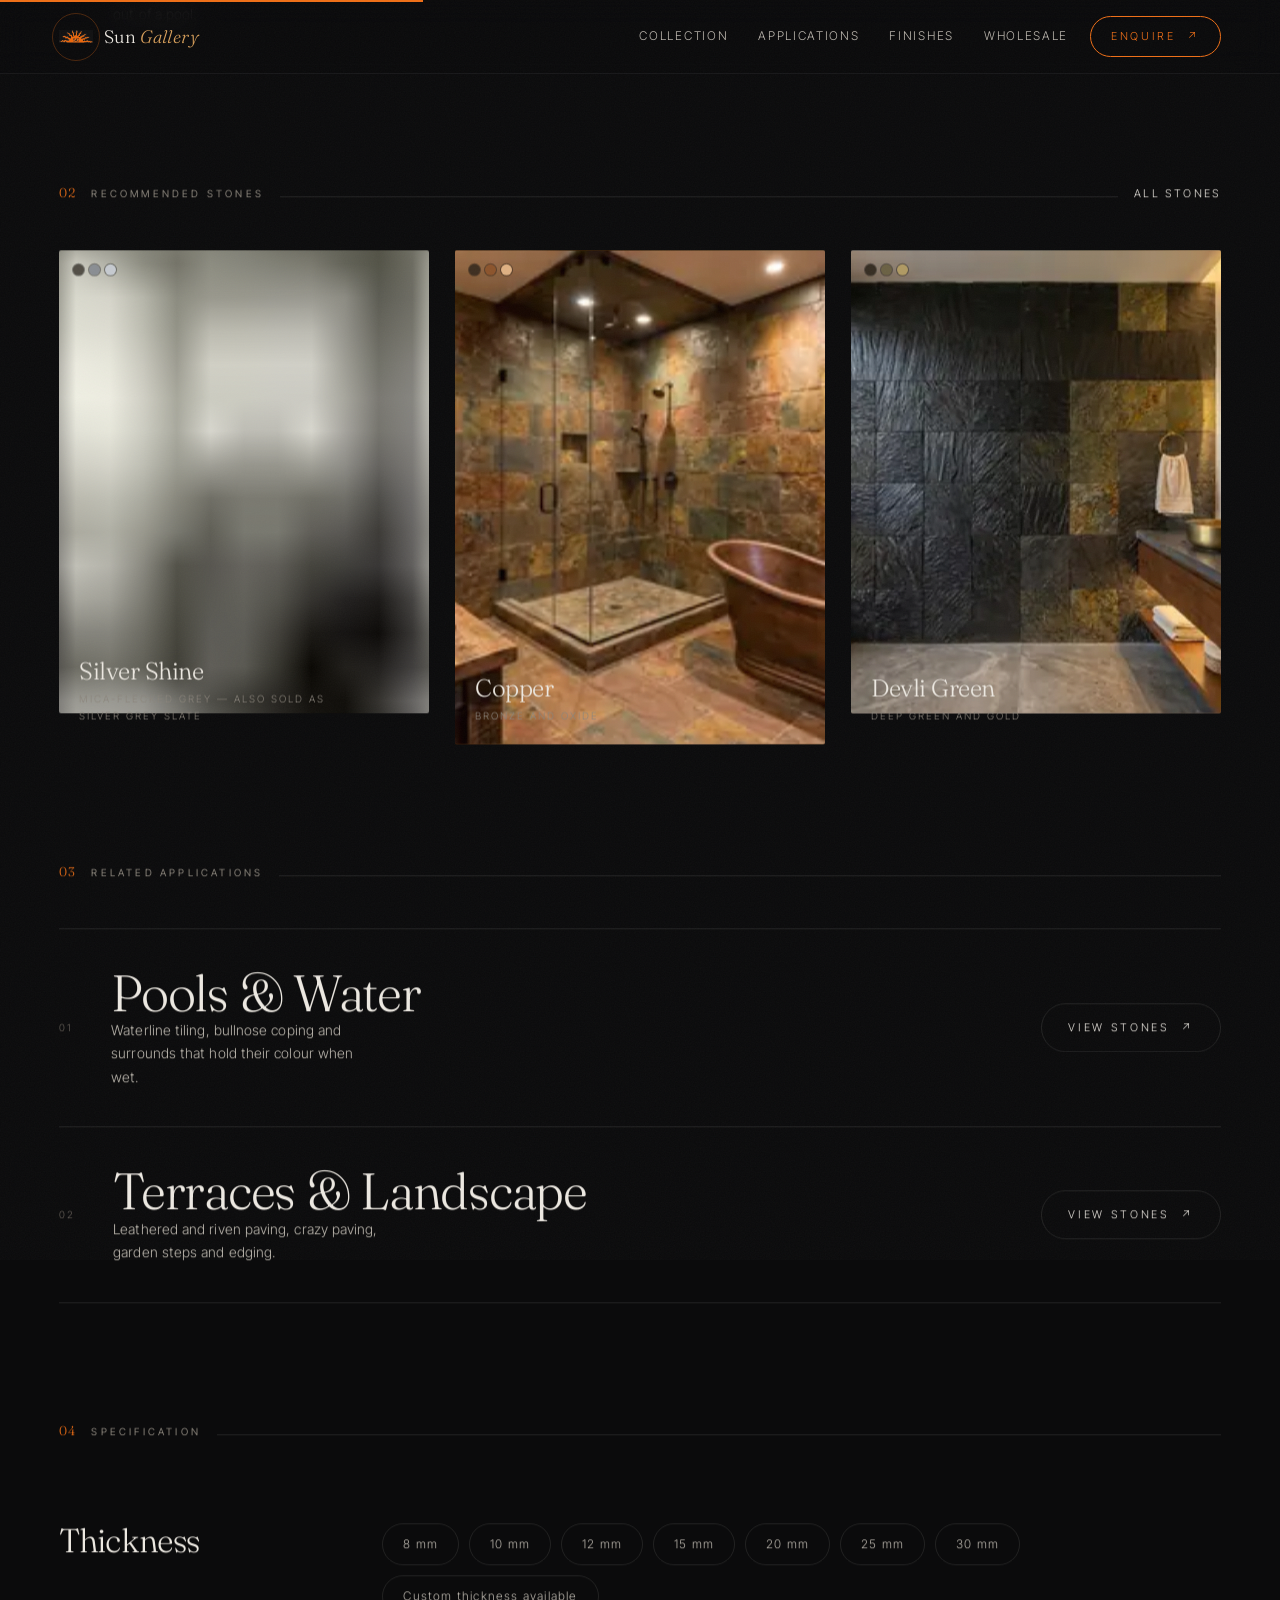
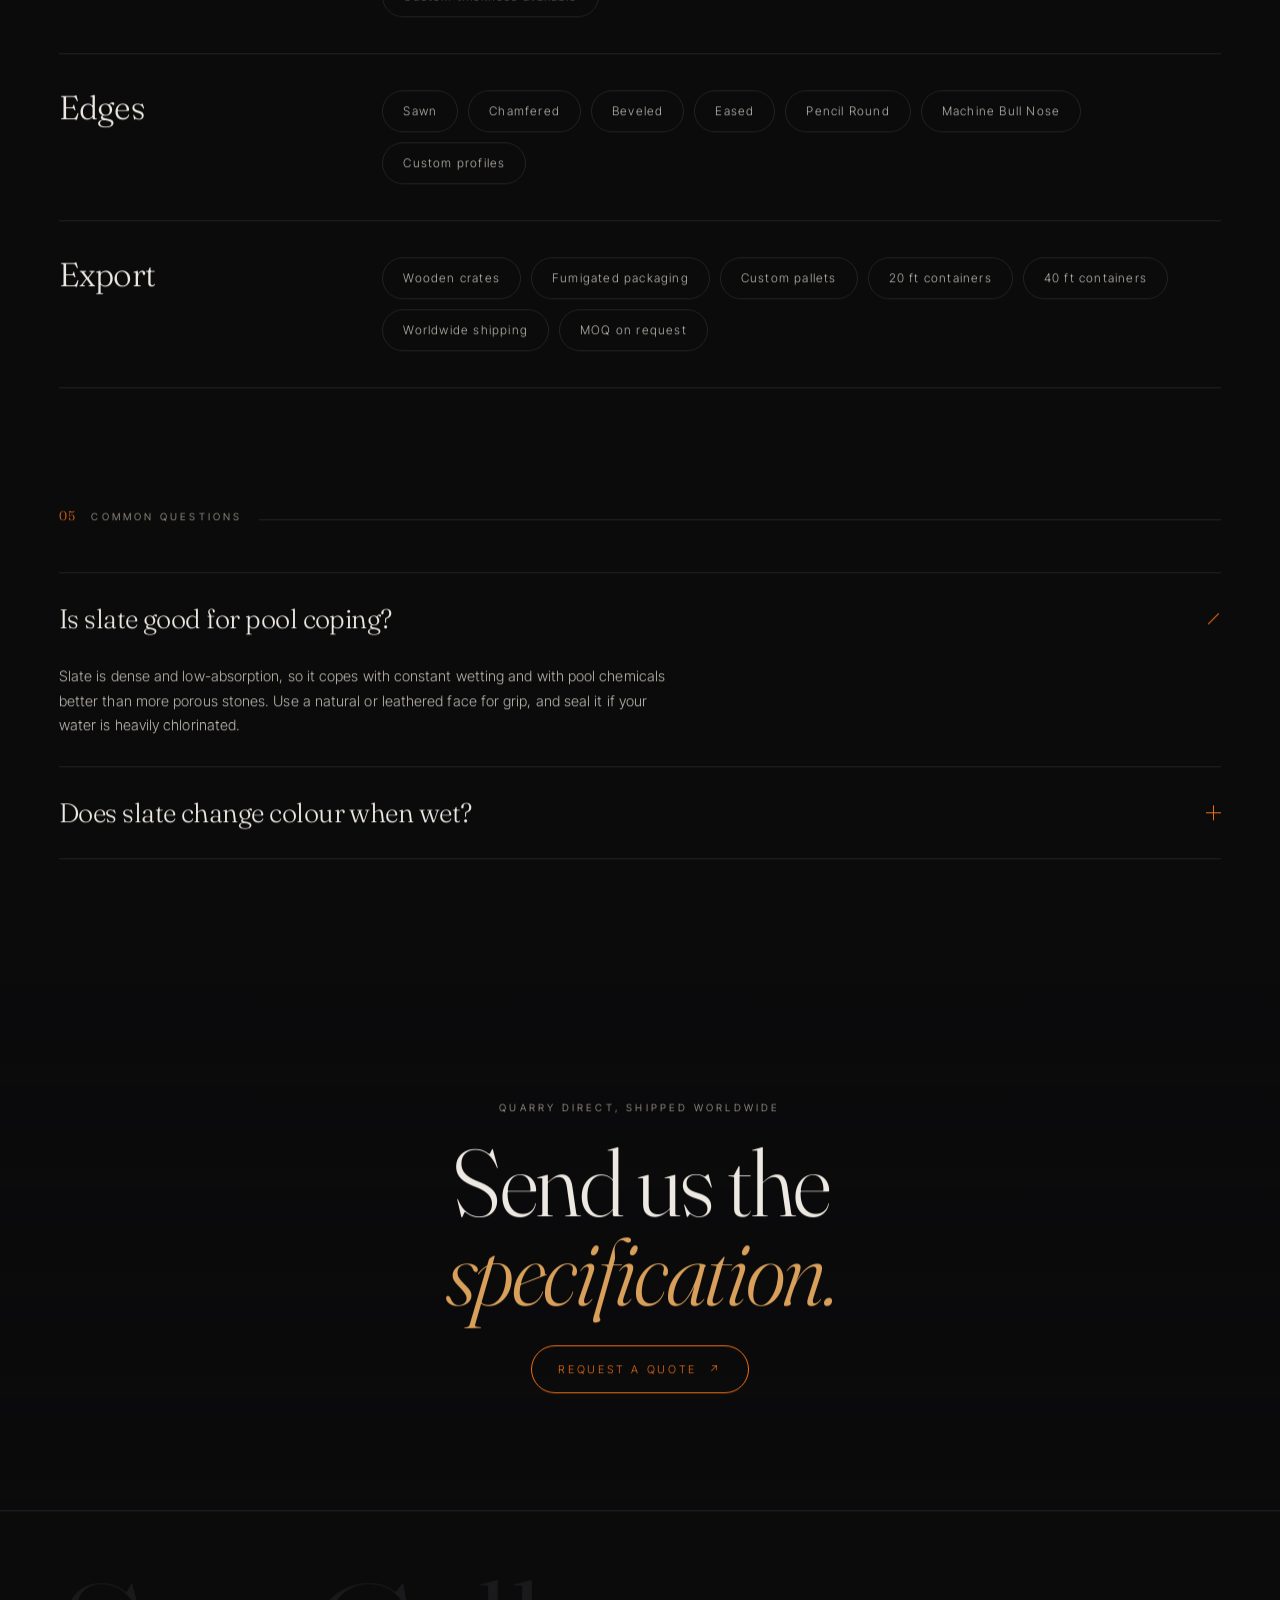
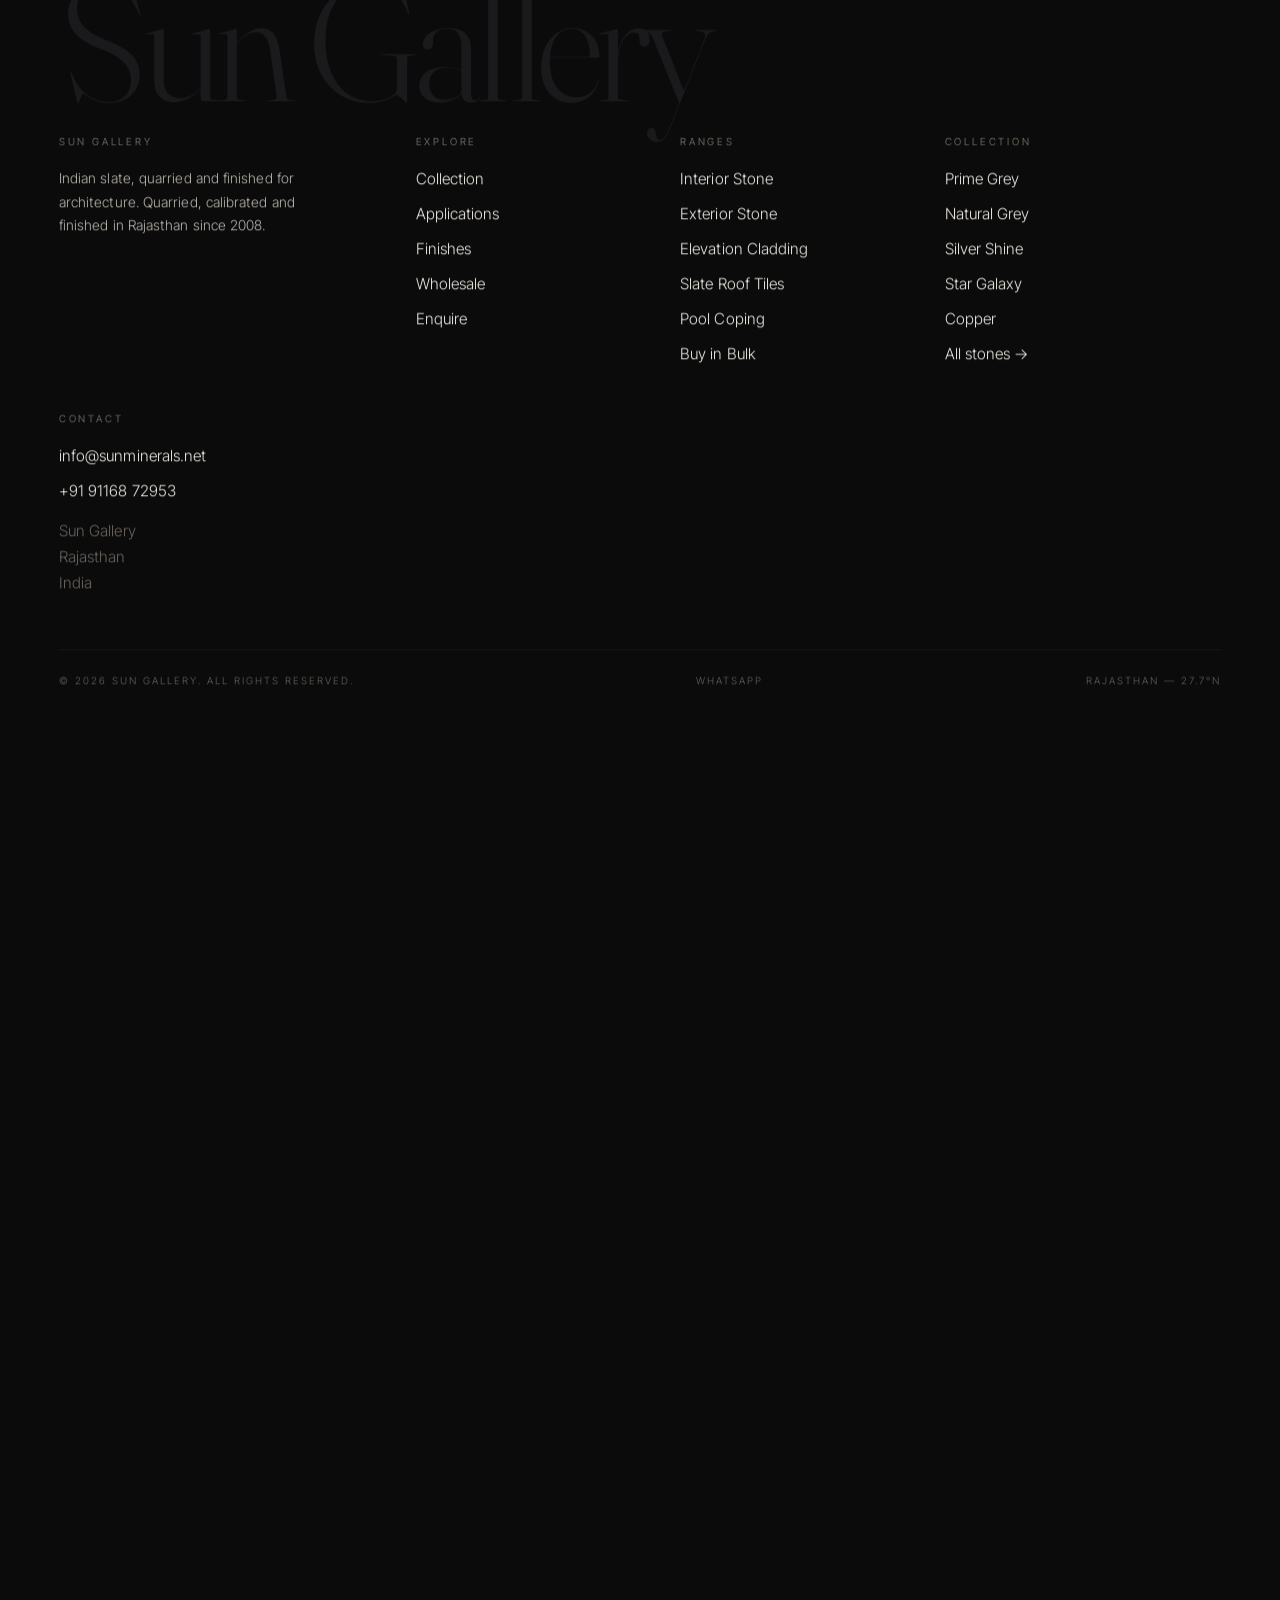
<file: pool.html>
<!DOCTYPE html>
<html lang="en">
<head>
<meta charset="utf-8">
<meta name="viewport" content="width=device-width,initial-scale=1">
<meta name="theme-color" content="#0B0B0C">
<title>Slate Pool Coping &amp; Waterline Tiles — Sun Gallery</title>
<meta name="description" content="Slate pool coping, bullnose edging and waterline tiling in Indian slate. Anti-slip finishes that hold their colour when wet, for pools, spas and wet areas.">
<link rel="canonical" href="https://www.sungallery.info/pool.html">
<meta property="og:title" content="Slate Pool Coping &amp; Waterline Tiles — Sun Gallery">
<meta property="og:description" content="Slate pool coping, bullnose edging and waterline tiling in Indian slate. Anti-slip finishes that hold their colour when wet, for pools, spas and wet areas.">
<meta property="og:url" content="https://www.sungallery.info/pool.html">
<meta property="og:type" content="website">
<meta property="og:image" content="https://www.sungallery.info/assets/img/stones/silver-shine-polish-800.webp">
<meta name="twitter:card" content="summary_large_image">
<link rel="icon" href="assets/img/brand/logo.png">
<link rel="preconnect" href="https://fonts.googleapis.com">
<link rel="preconnect" href="https://fonts.gstatic.com" crossorigin>
<link href="https://fonts.googleapis.com/css2?family=Fraunces:ital,opsz,wght@0,9..144,200..500;1,9..144,200..400&family=Inter+Tight:wght@300;400;500&display=swap" rel="stylesheet">
<link rel="stylesheet" href="assets/css/style.css">
</head>
<body>

<noscript>
  <div style="background:#16161A;border-bottom:1px solid rgba(237,233,226,.11);padding:14px 20px;text-align:center;font:300 14px/1.5 system-ui,sans-serif;color:#BDB8AF">
    This site needs JavaScript for its navigation and galleries.
    Reach us directly at <a href="mailto:info@sunminerals.net" style="color:#EF6F17">info@sunminerals.net</a>
    or <a href="tel:+919116872953" style="color:#EF6F17">+91 91168 72953</a>.
  </div>
</noscript>

<div class="grain"></div>
<div id="prog"></div>

<div id="scroll">
  <!-- Static H1 + summary: readable before JavaScript runs, replaced by the
       full rendered page immediately after. Keeps crawlers and no-JS users happy. -->
  <div id="landing" data-landing="pool">
    <section style="padding-top:calc(var(--nav-h) + 60px)">
      <p class="crumb"><a href="index.html">Sun Gallery</a> — Pools &amp; water</p>
      <h1 class="display d-lg mt-s">Slate pool coping<br><em>Anti-slip pool surrounds &amp; waterline tiles</em></h1>
      <p class="lede maxw mt-m">Slate pool coping, bullnose edging and waterline tiling in Indian slate. Anti-slip finishes that hold their colour when wet, for pools, spas and wet areas.</p>
      <a class="btn sun mt-m" href="contact.html">Request a quote ↗</a>
    </section>
  </div>
  <div id="footer-slot"></div>
</div>

<script src="assets/js/data.js"></script>
<script src="assets/js/seo.js"></script>
<script src="assets/js/media.js"></script>
<script src="assets/js/app.js"></script>
</body>
</html>
</file>
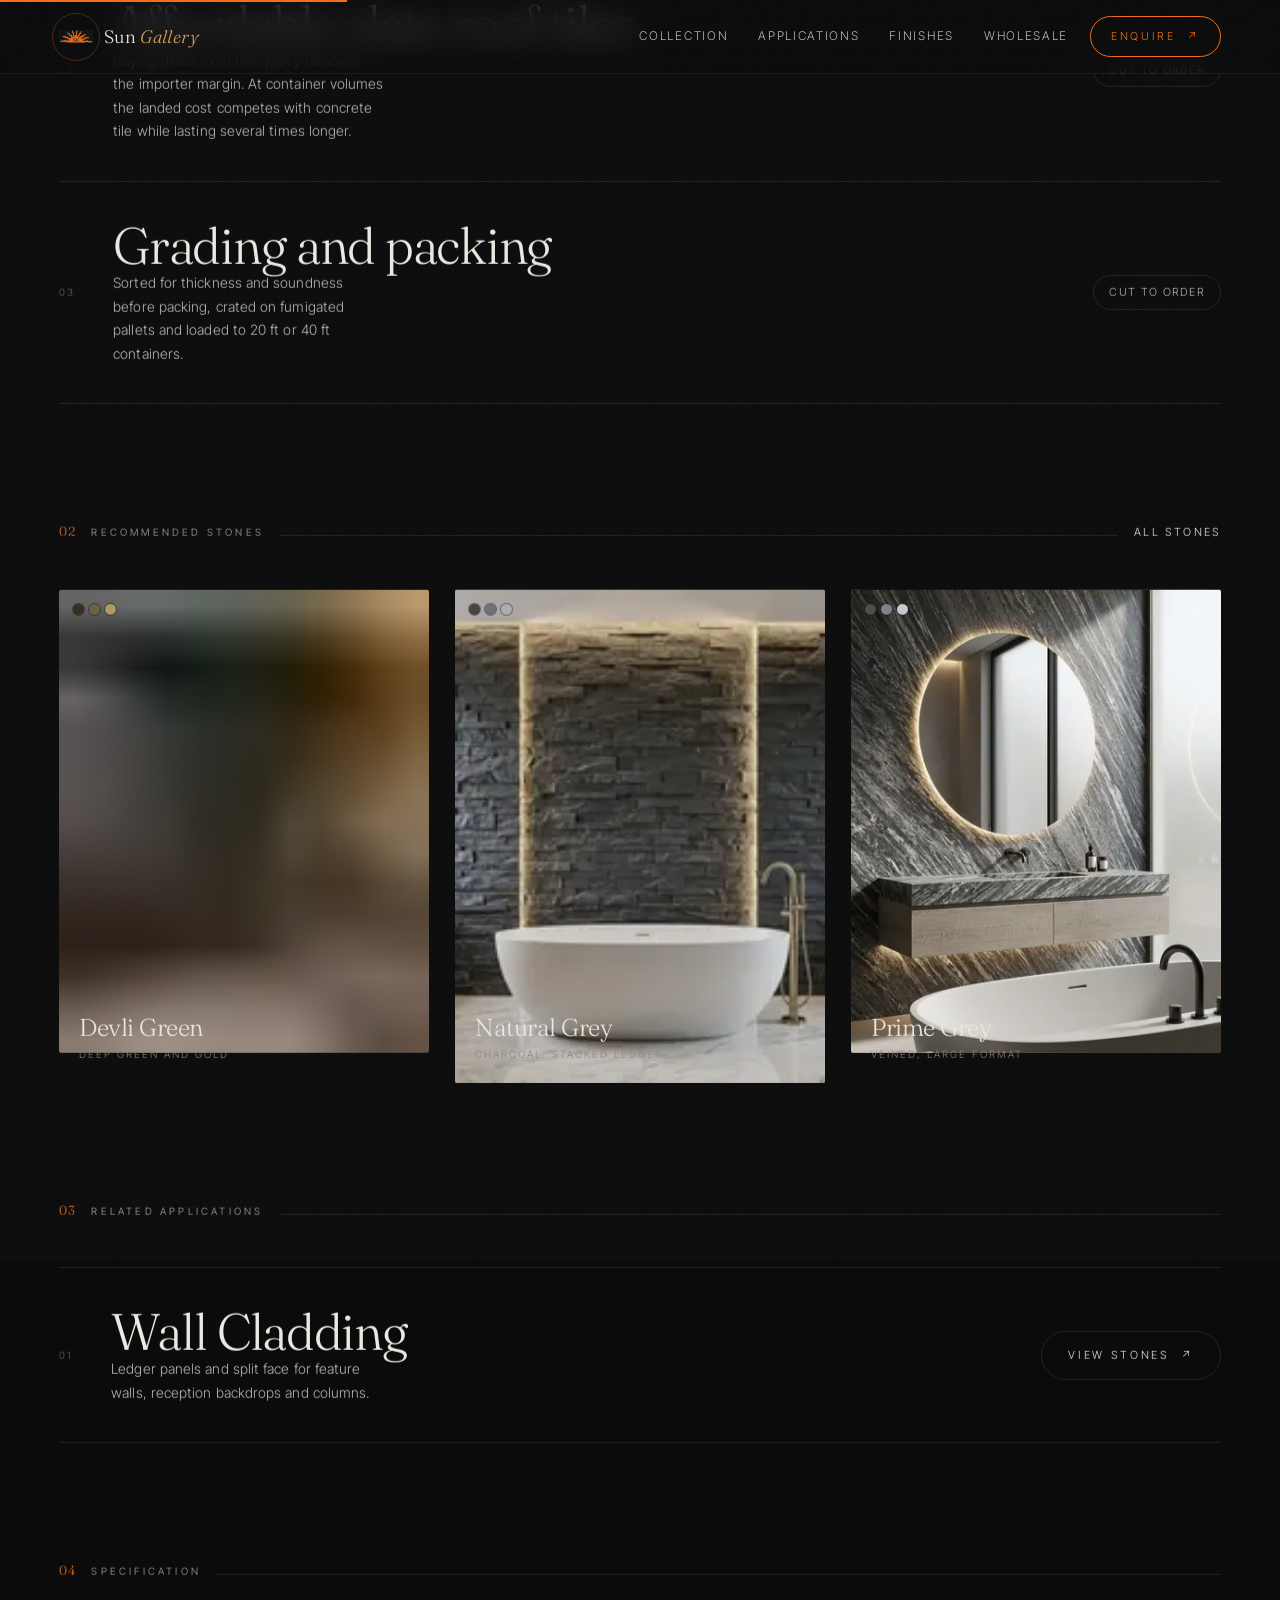
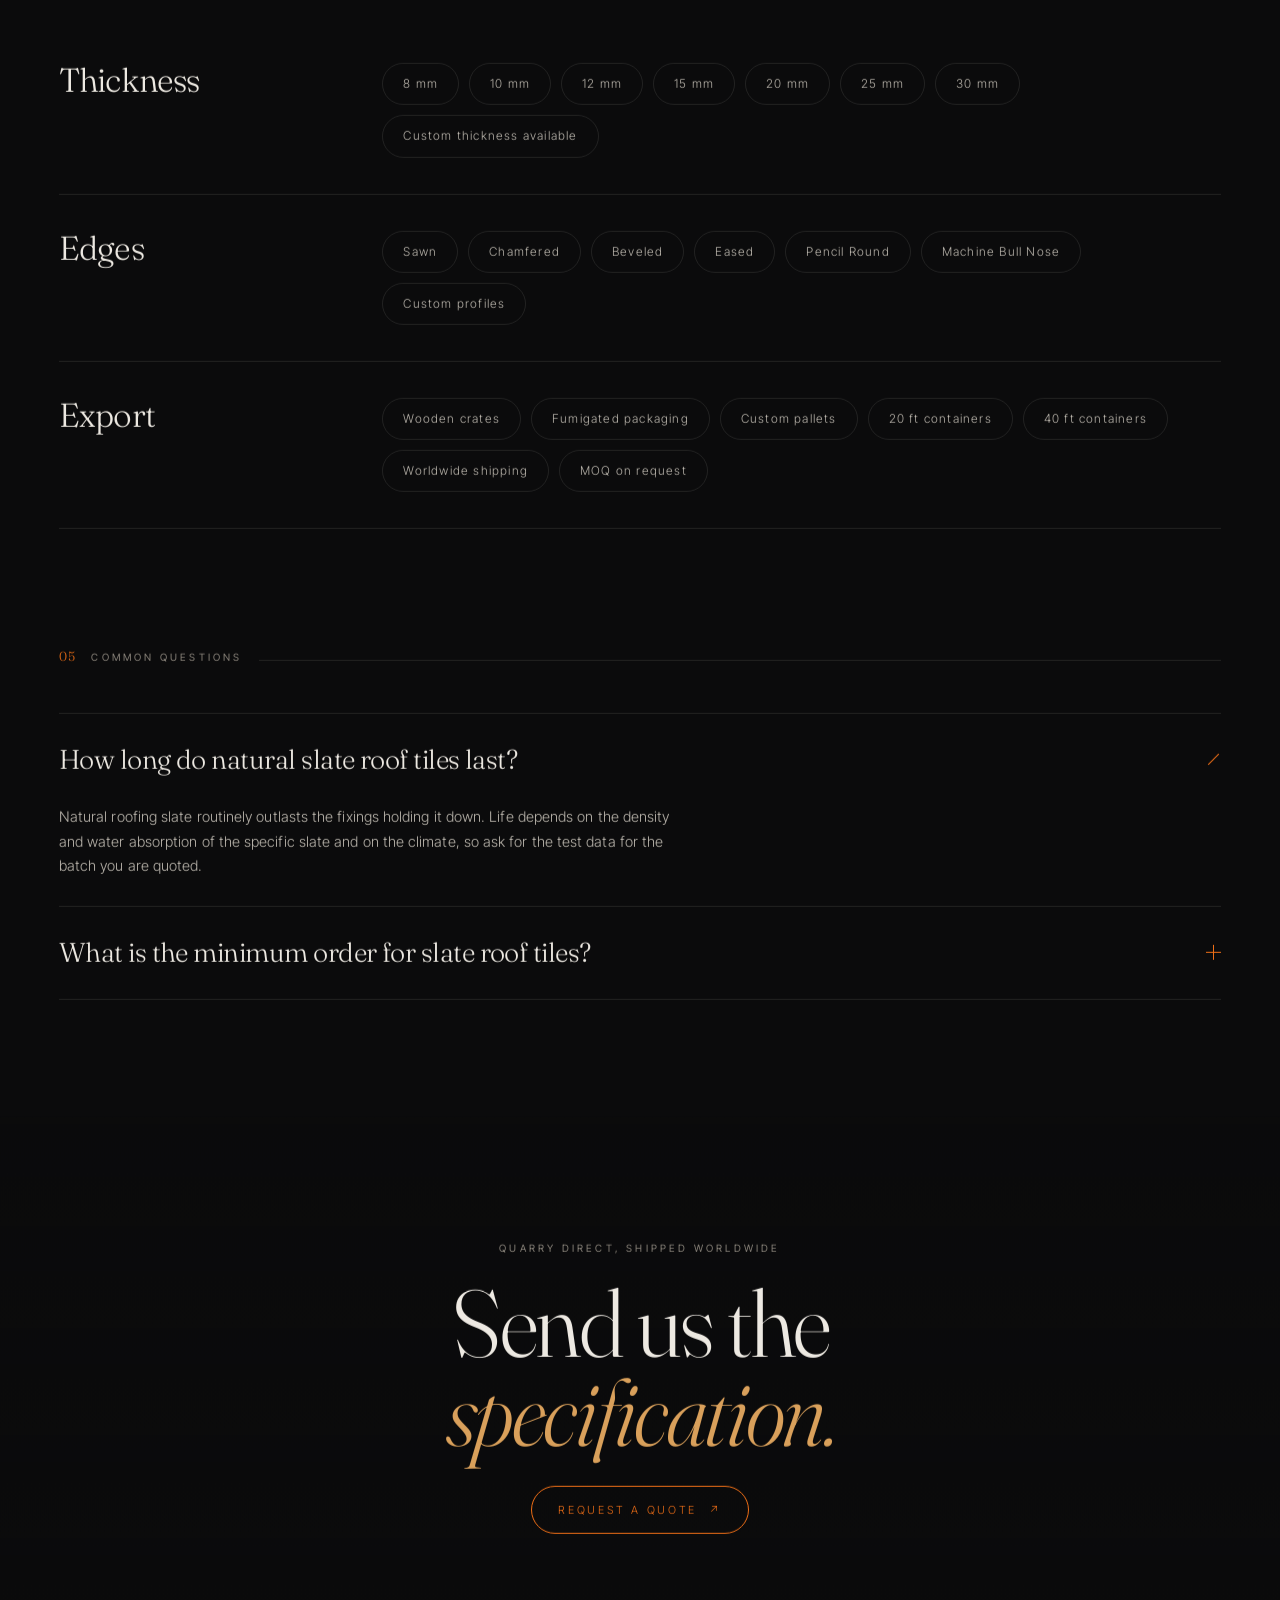
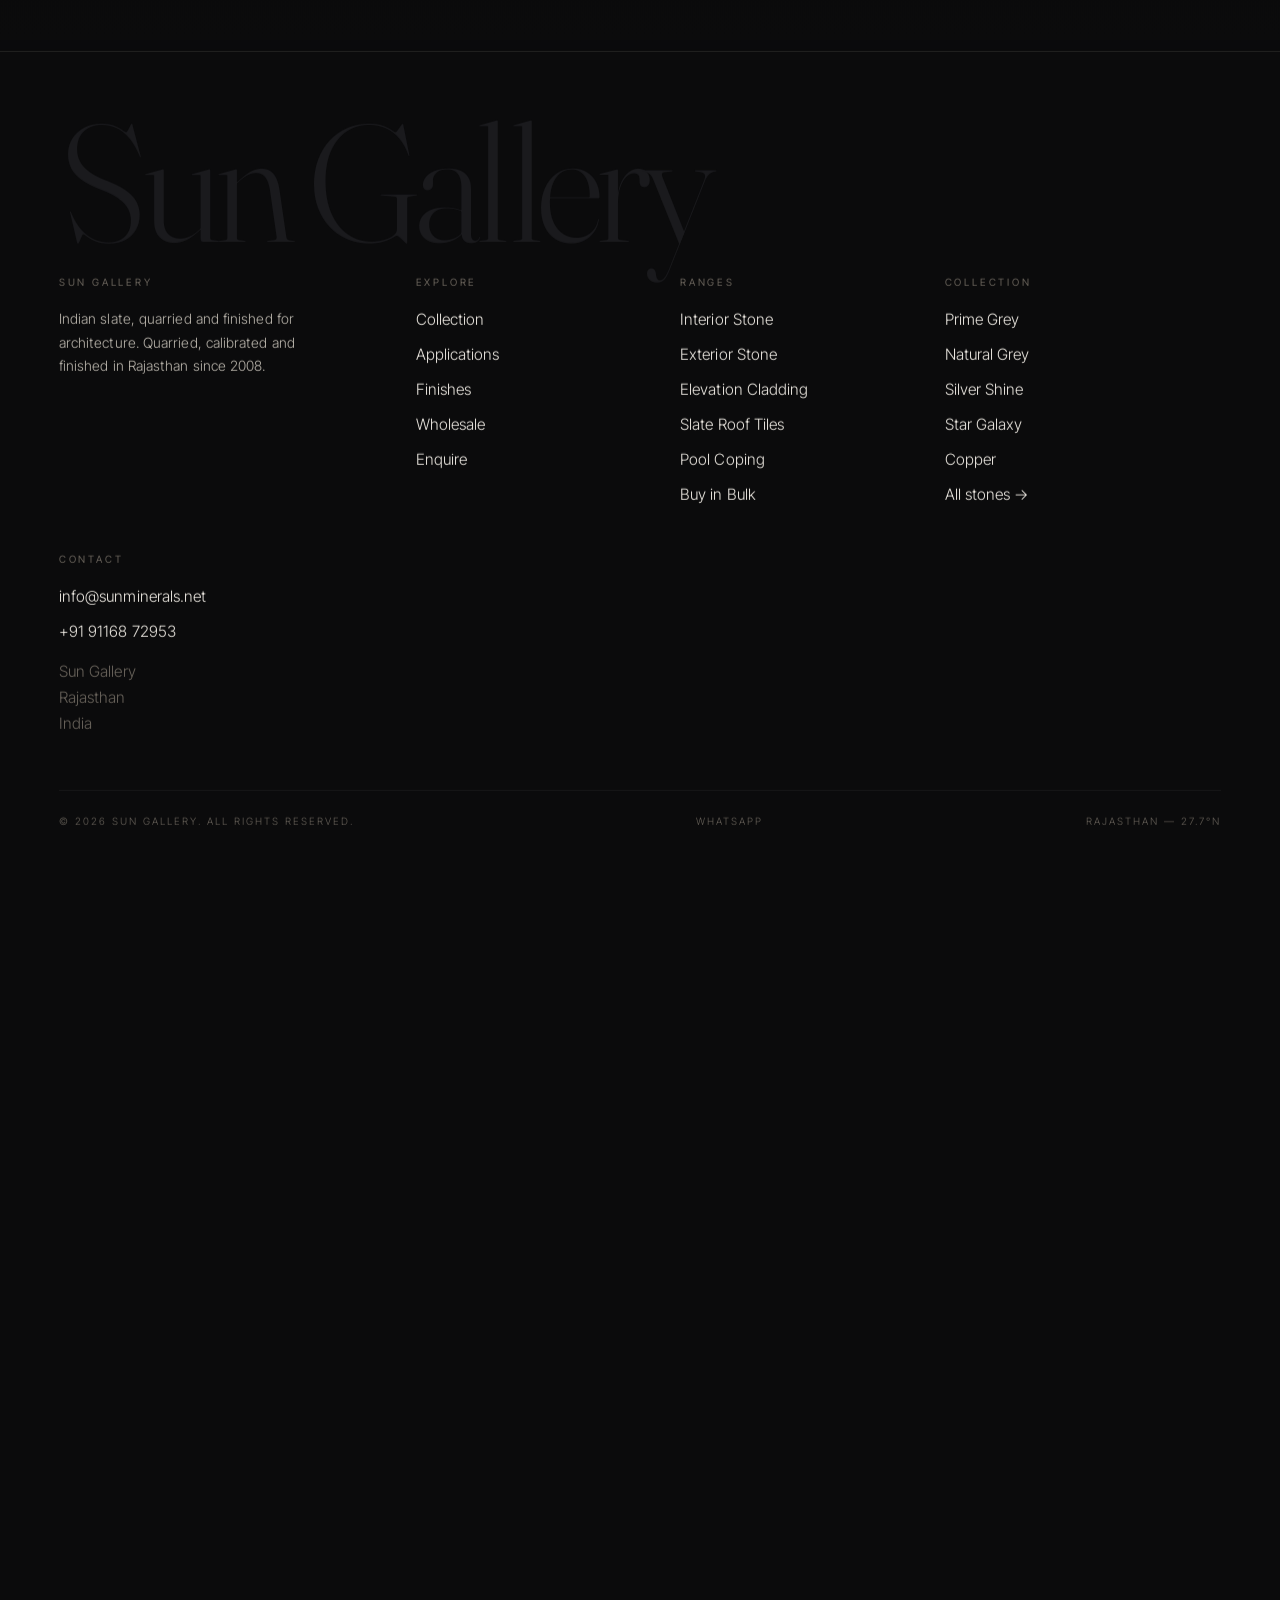
<file: roofing.html>
<!DOCTYPE html>
<html lang="en">
<head>
<meta charset="utf-8">
<meta name="viewport" content="width=device-width,initial-scale=1">
<meta name="theme-color" content="#0B0B0C">
<title>Slate Roof Tiles | Affordable Roofing Slate — Sun Gallery</title>
<meta name="description" content="Affordable slate roof tiles direct from the Indian quarry. Dense, low-absorption natural roofing slate, pre-holed and graded, in bulk export quantities.">
<link rel="canonical" href="https://www.sungallery.info/roofing.html">
<meta property="og:title" content="Slate Roof Tiles | Affordable Roofing Slate — Sun Gallery">
<meta property="og:description" content="Affordable slate roof tiles direct from the Indian quarry. Dense, low-absorption natural roofing slate, pre-holed and graded, in bulk export quantities.">
<meta property="og:url" content="https://www.sungallery.info/roofing.html">
<meta property="og:type" content="website">
<meta property="og:image" content="https://www.sungallery.info/assets/img/stones/devli-green-800.webp">
<meta name="twitter:card" content="summary_large_image">
<link rel="icon" href="assets/img/brand/logo.png">
<link rel="preconnect" href="https://fonts.googleapis.com">
<link rel="preconnect" href="https://fonts.gstatic.com" crossorigin>
<link href="https://fonts.googleapis.com/css2?family=Fraunces:ital,opsz,wght@0,9..144,200..500;1,9..144,200..400&family=Inter+Tight:wght@300;400;500&display=swap" rel="stylesheet">
<link rel="stylesheet" href="assets/css/style.css">
</head>
<body>

<noscript>
  <div style="background:#16161A;border-bottom:1px solid rgba(237,233,226,.11);padding:14px 20px;text-align:center;font:300 14px/1.5 system-ui,sans-serif;color:#BDB8AF">
    This site needs JavaScript for its navigation and galleries.
    Reach us directly at <a href="mailto:info@sunminerals.net" style="color:#EF6F17">info@sunminerals.net</a>
    or <a href="tel:+919116872953" style="color:#EF6F17">+91 91168 72953</a>.
  </div>
</noscript>

<div class="grain"></div>
<div id="prog"></div>

<div id="scroll">
  <!-- Static H1 + summary: readable before JavaScript runs, replaced by the
       full rendered page immediately after. Keeps crawlers and no-JS users happy. -->
  <div id="landing" data-landing="roofing">
    <section style="padding-top:calc(var(--nav-h) + 60px)">
      <p class="crumb"><a href="index.html">Sun Gallery</a> — Roofing</p>
      <h1 class="display d-lg mt-s">Slate roof tiles<br><em>Affordable natural roofing slate, quarry direct</em></h1>
      <p class="lede maxw mt-m">Affordable slate roof tiles direct from the Indian quarry. Dense, low-absorption natural roofing slate, pre-holed and graded, in bulk export quantities.</p>
      <a class="btn sun mt-m" href="contact.html">Request a quote ↗</a>
    </section>
  </div>
  <div id="footer-slot"></div>
</div>

<script src="assets/js/data.js"></script>
<script src="assets/js/seo.js"></script>
<script src="assets/js/media.js"></script>
<script src="assets/js/app.js"></script>
</body>
</html>
</file>
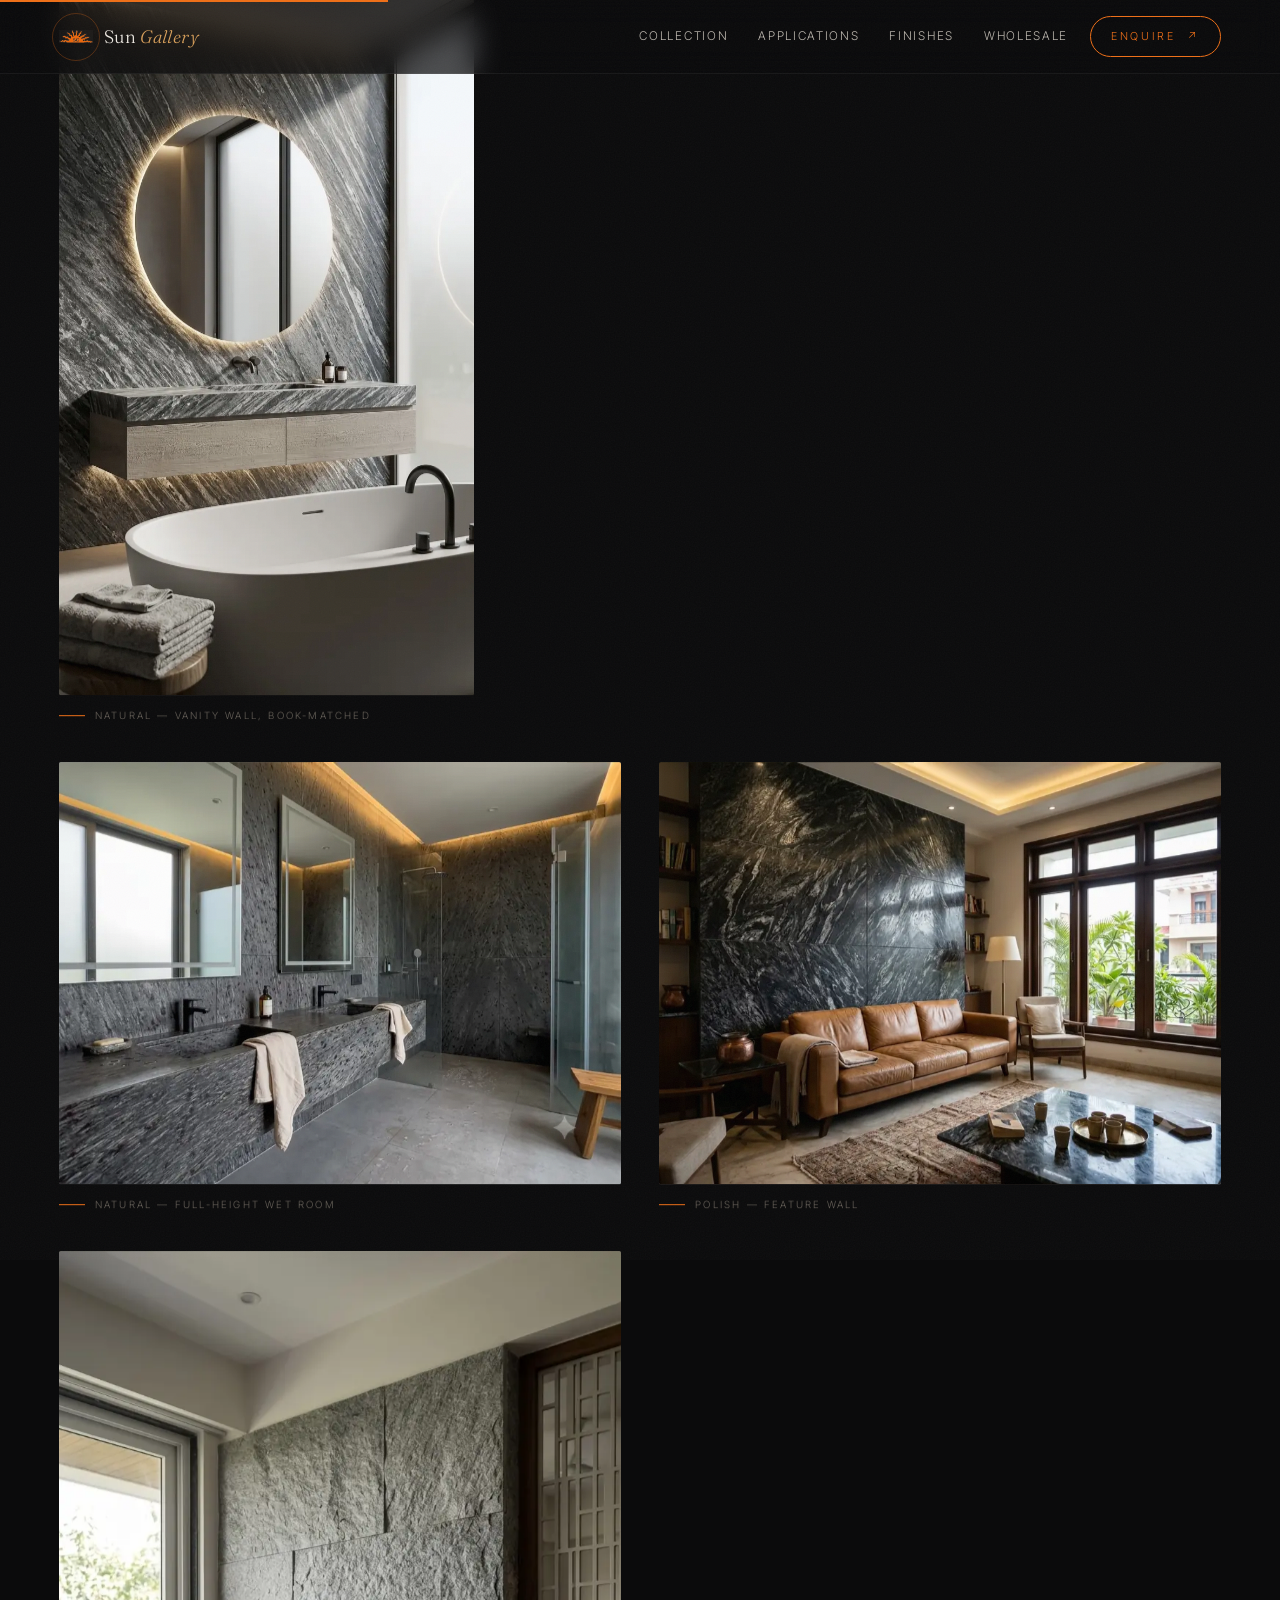
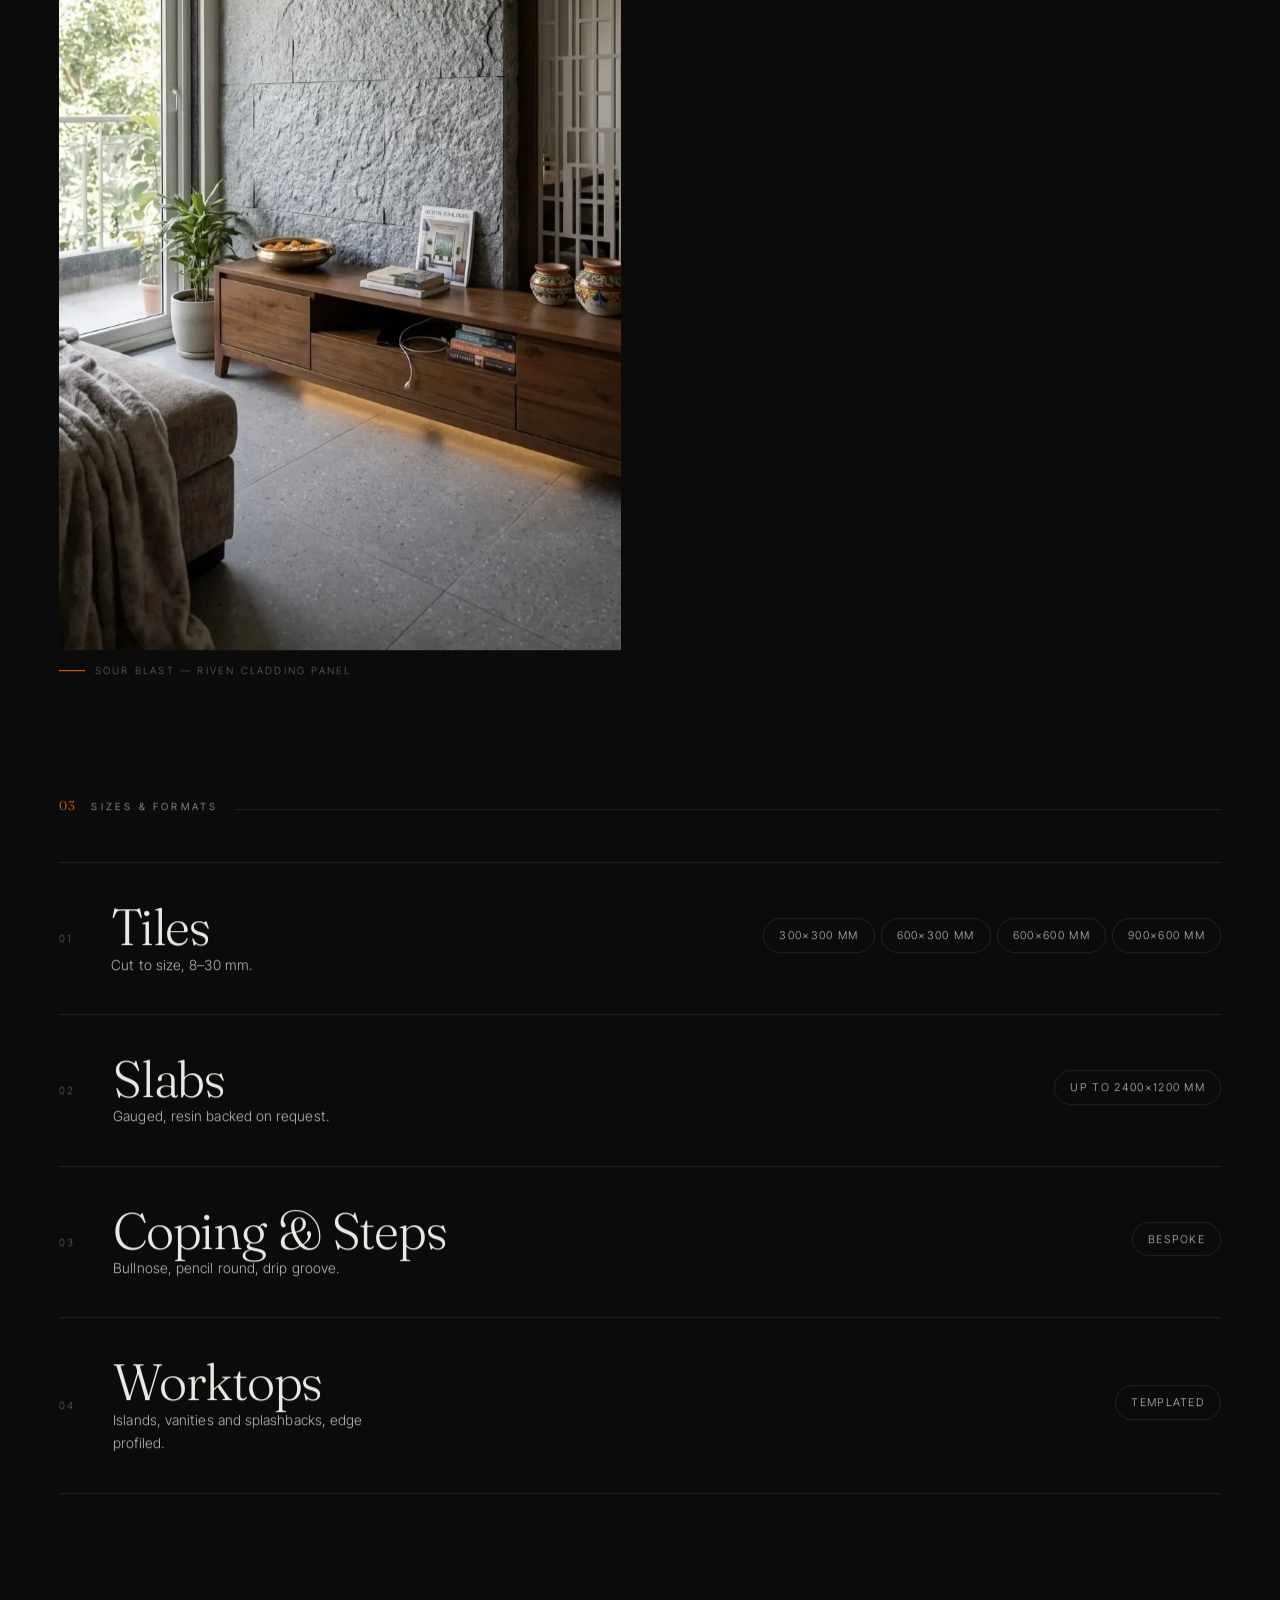
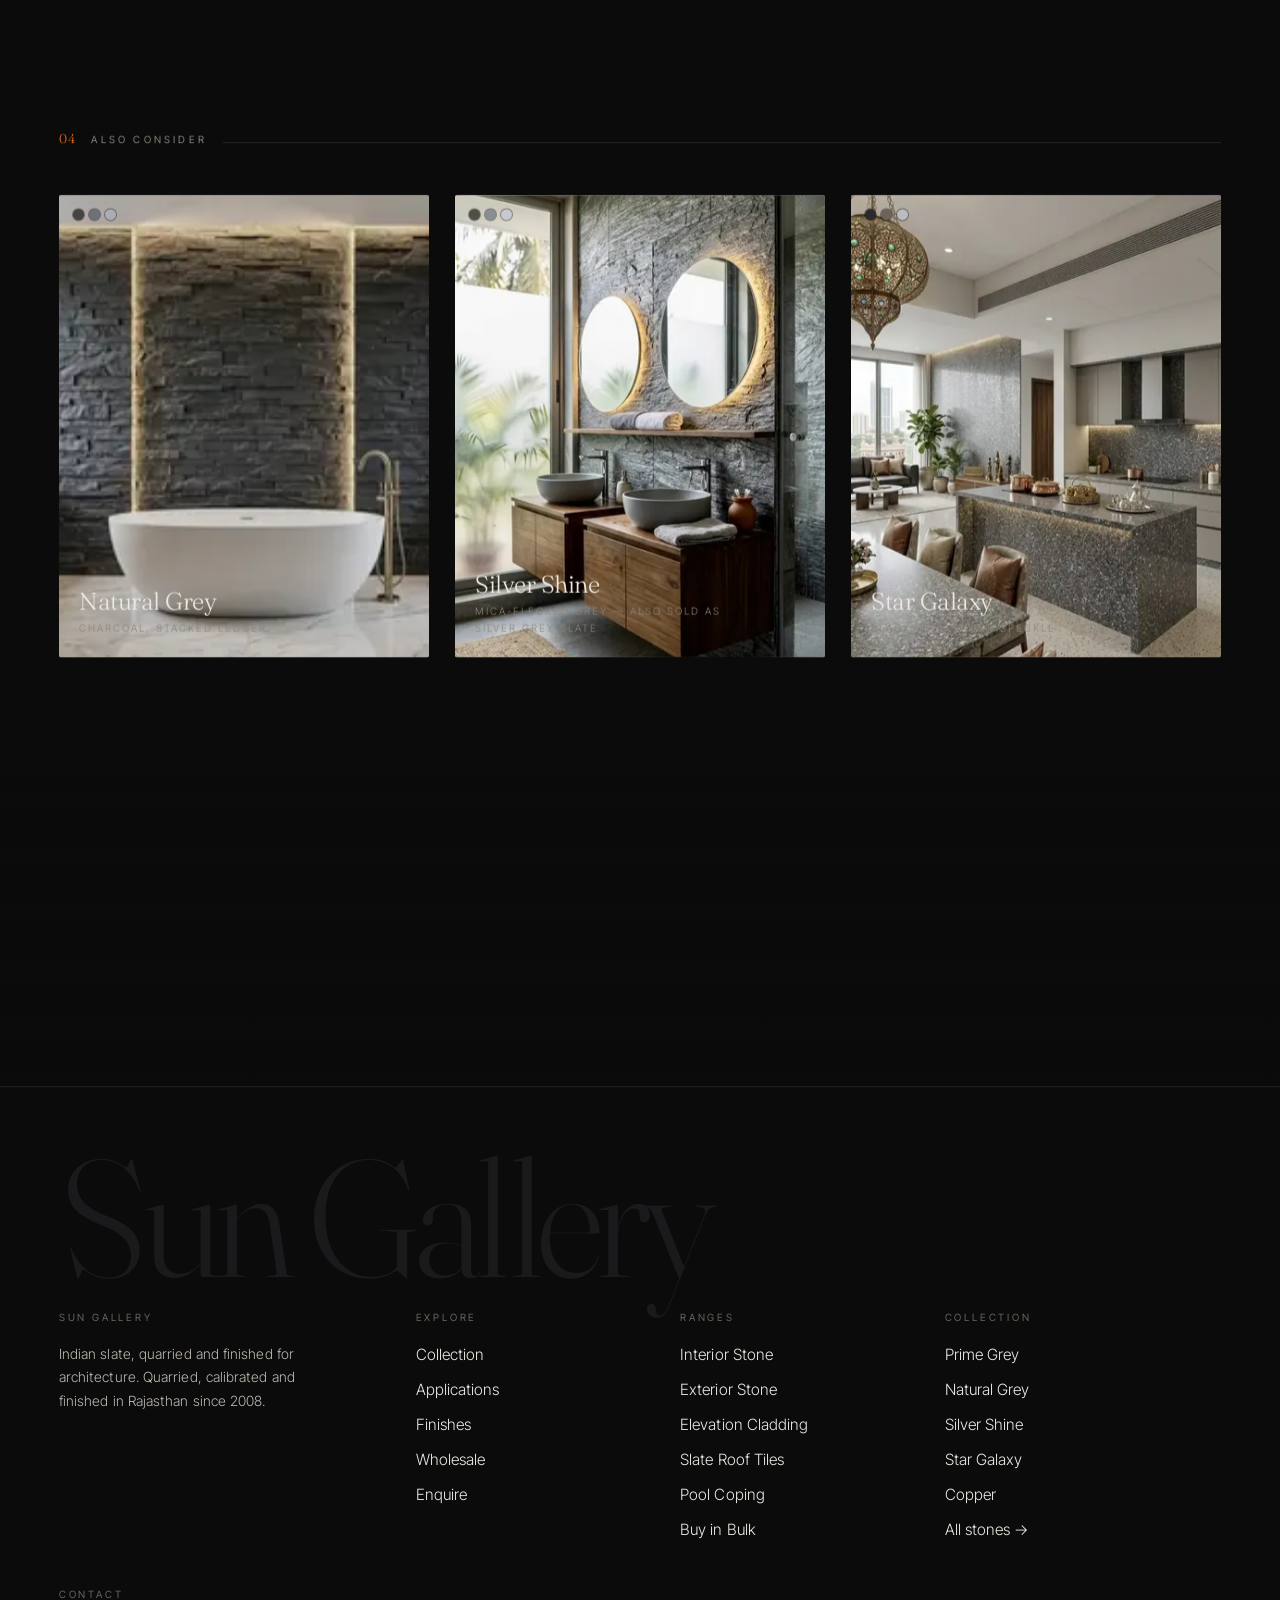
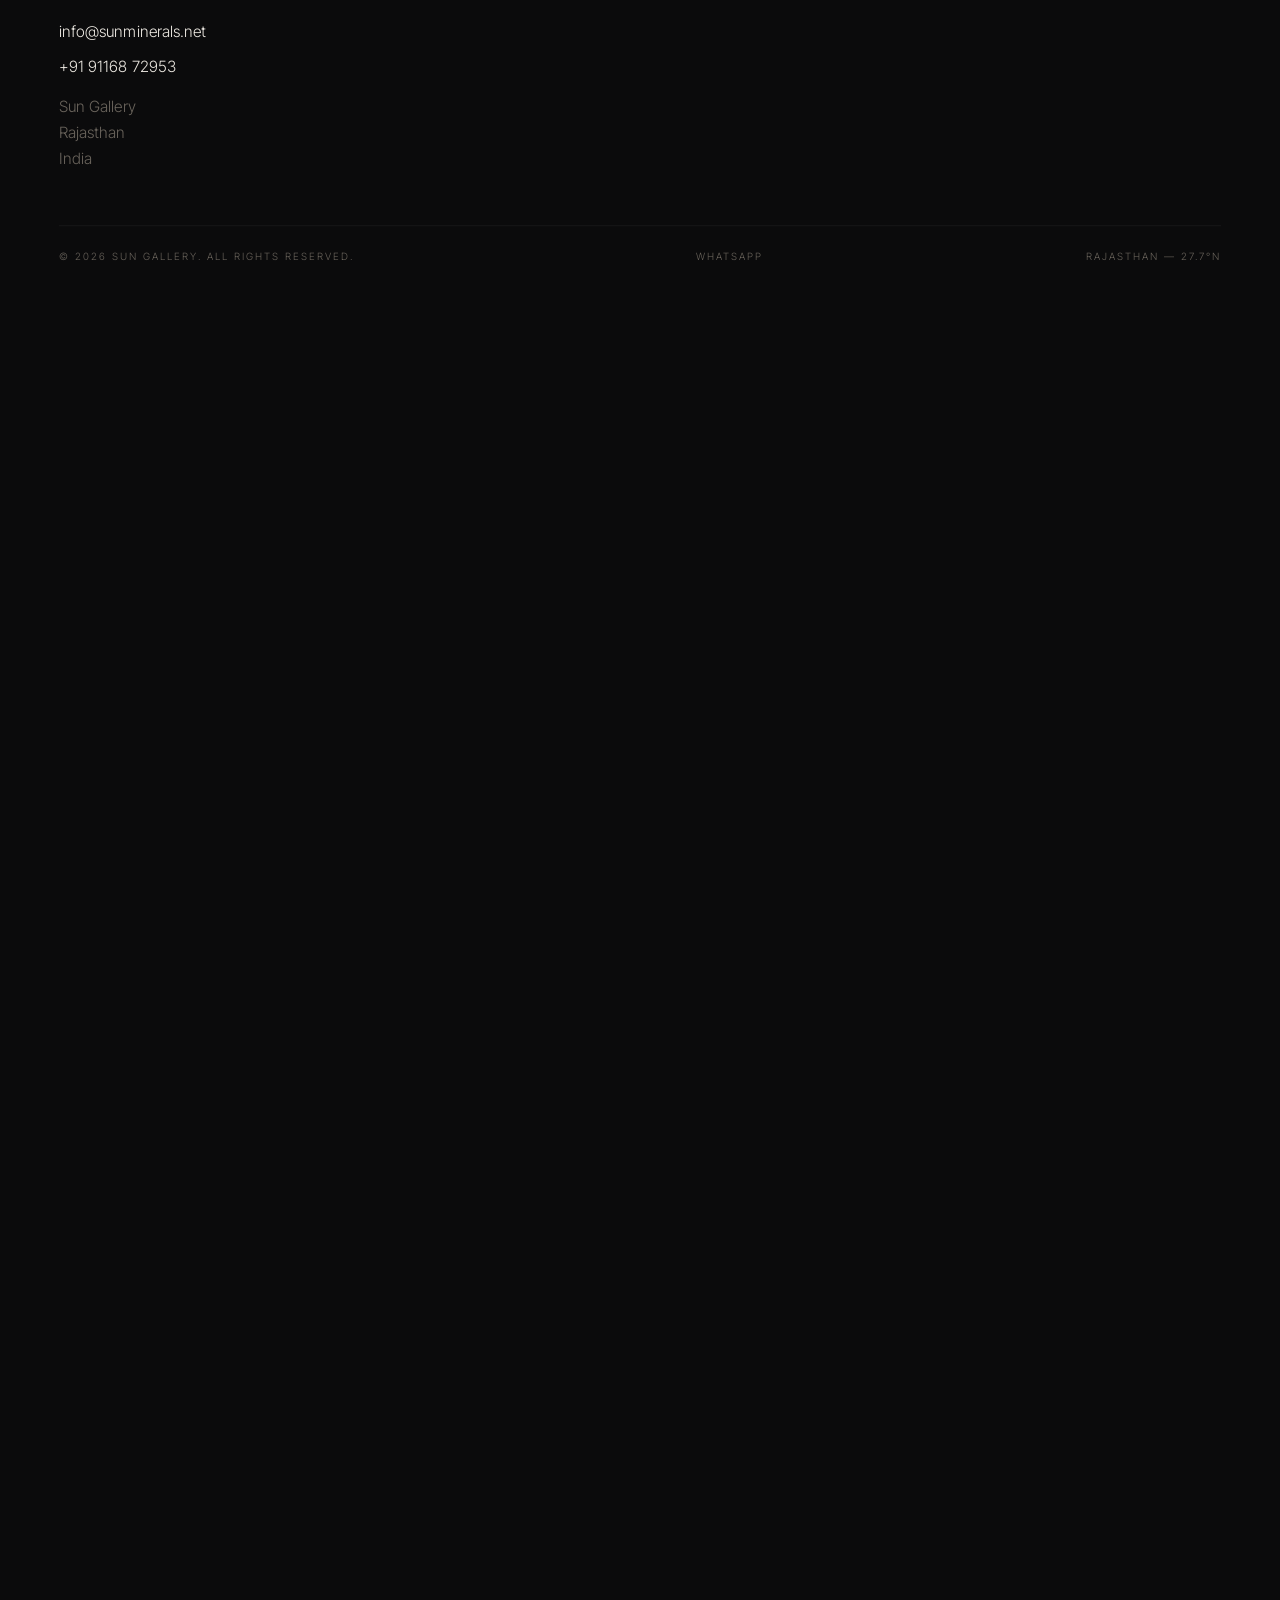
<file: stone.html>
<!DOCTYPE html>
<html lang="en">
<head>
<meta charset="utf-8">
<meta name="viewport" content="width=device-width,initial-scale=1">
<meta name="theme-color" content="#0B0B0C">
<title>Slate Stone — Sun Gallery</title>
<meta name="description" content="Indian slate stone detail: colour, finishes, thickness, formats and applications.">
<link rel="canonical" href="https://www.sungallery.info/stone.html">
<meta property="og:title" content="Slate Stone — Sun Gallery">
<meta property="og:description" content="Indian slate stone detail: colour, finishes, thickness, formats and applications.">
<meta property="og:url" content="https://www.sungallery.info/stone.html">
<meta property="og:type" content="website">
<meta property="og:image" content="https://www.sungallery.info/assets/img/stones/copper-polish-800.webp">
<meta name="twitter:card" content="summary_large_image">
<link rel="icon" href="assets/img/brand/logo.png">
<link rel="preconnect" href="https://fonts.googleapis.com">
<link rel="preconnect" href="https://fonts.gstatic.com" crossorigin>
<link href="https://fonts.googleapis.com/css2?family=Fraunces:ital,opsz,wght@0,9..144,200..500;1,9..144,200..400&family=Inter+Tight:wght@300;400;500&display=swap" rel="stylesheet">
<link rel="stylesheet" href="assets/css/style.css">
</head>
<body>

<noscript>
  <div style="background:#16161A;border-bottom:1px solid rgba(237,233,226,.11);padding:14px 20px;text-align:center;font:300 14px/1.5 system-ui,sans-serif;color:#BDB8AF">
    This site needs JavaScript for its navigation and galleries.
    Reach us directly at <a href="mailto:info@sunminerals.net" style="color:#EF6F17">info@sunminerals.net</a>
    or <a href="tel:+919116872953" style="color:#EF6F17">+91 91168 72953</a>.
  </div>
</noscript>
<div class="grain"></div>
<div id="prog"></div>
<div id="scroll">
  <div id="detail"></div>
  <section class="cta-band" style="padding-block:clamp(70px,10vh,130px)">
    <div class="veil" style="background:linear-gradient(180deg,rgba(11,11,12,.4),rgba(11,11,12,.9))"></div>
    <div class="inner">
      <h2 class="display d-md rv">Send me <em>a sample.</em></h2>
      <a class="btn sun mt-m rv" data-d="1" href="contact.html">Start an enquiry <span class="ar">↗</span></a>
    </div>
  </section>
  <div id="footer-slot"></div>
</div>
<script src="assets/js/data.js"></script>
<script src="assets/js/seo.js"></script>
<script src="assets/js/media.js"></script>
<script src="assets/js/app.js"></script>
</body>
</html>
</file>
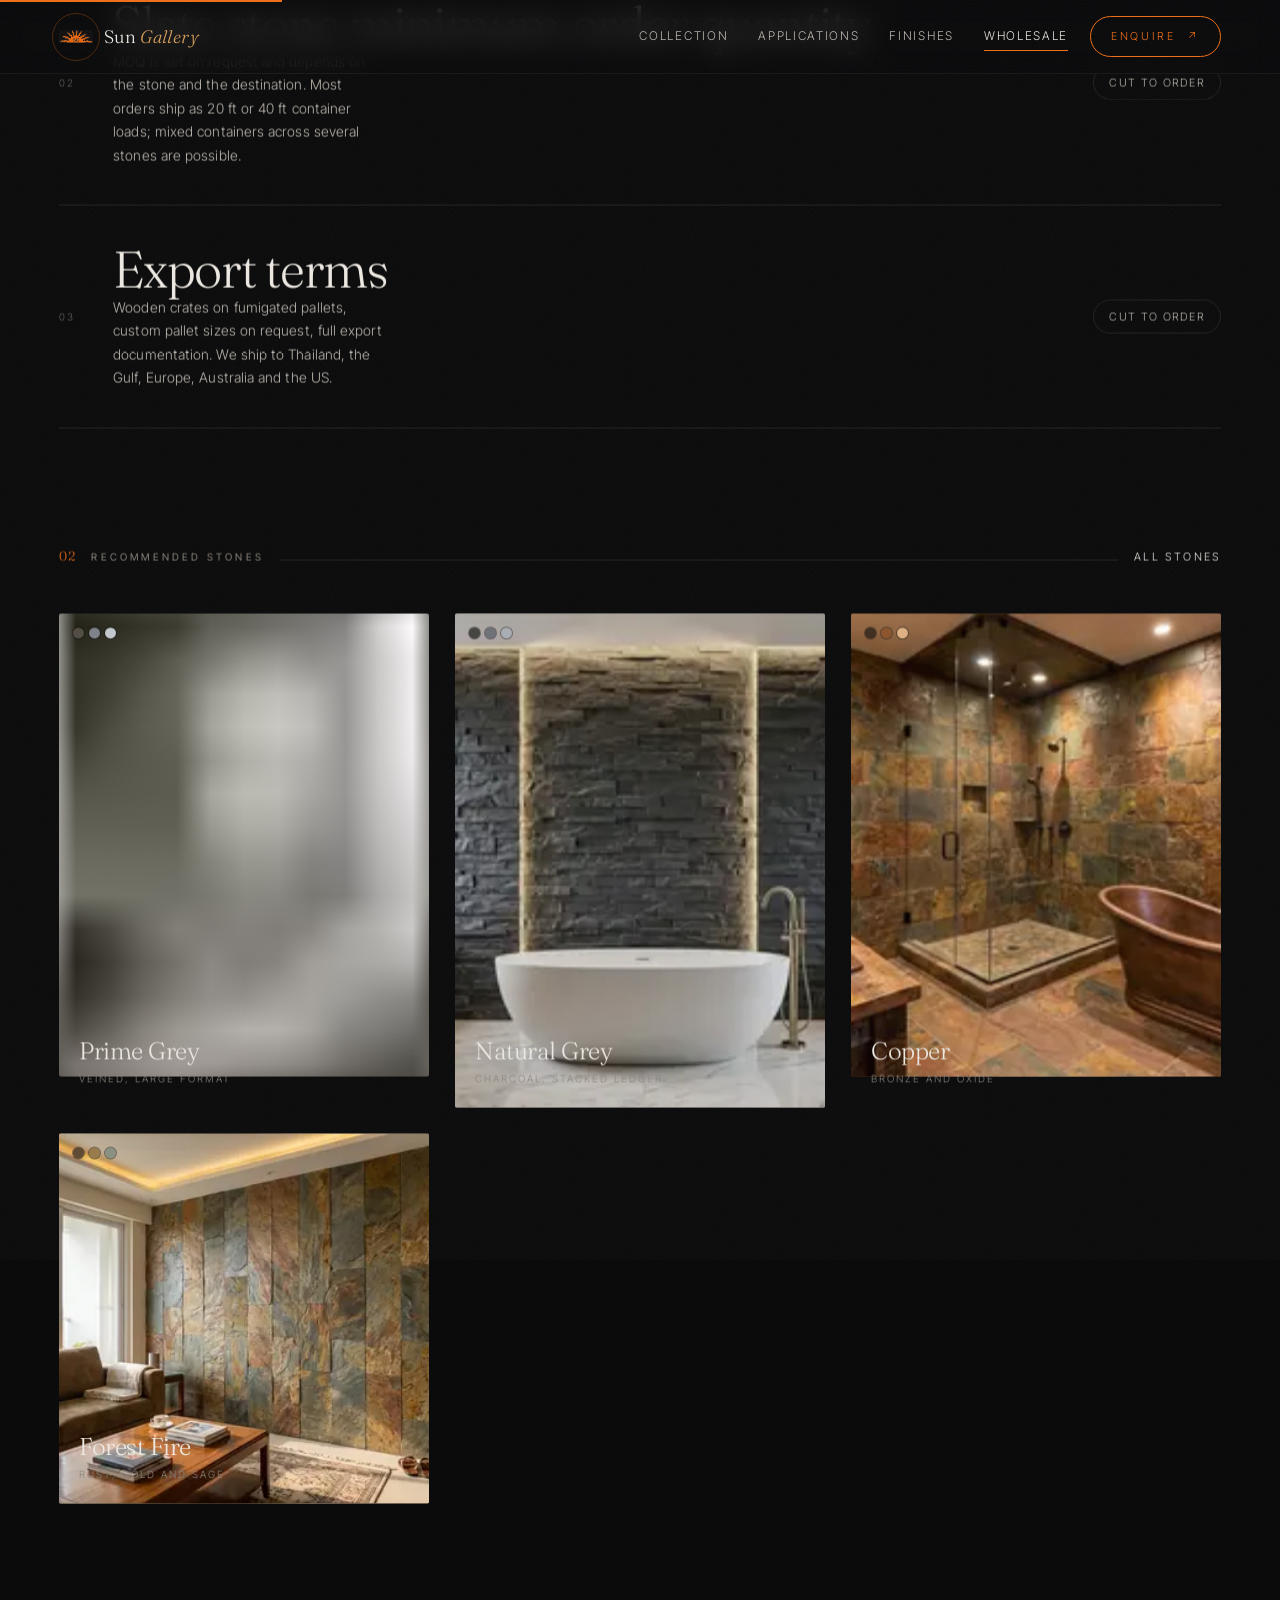
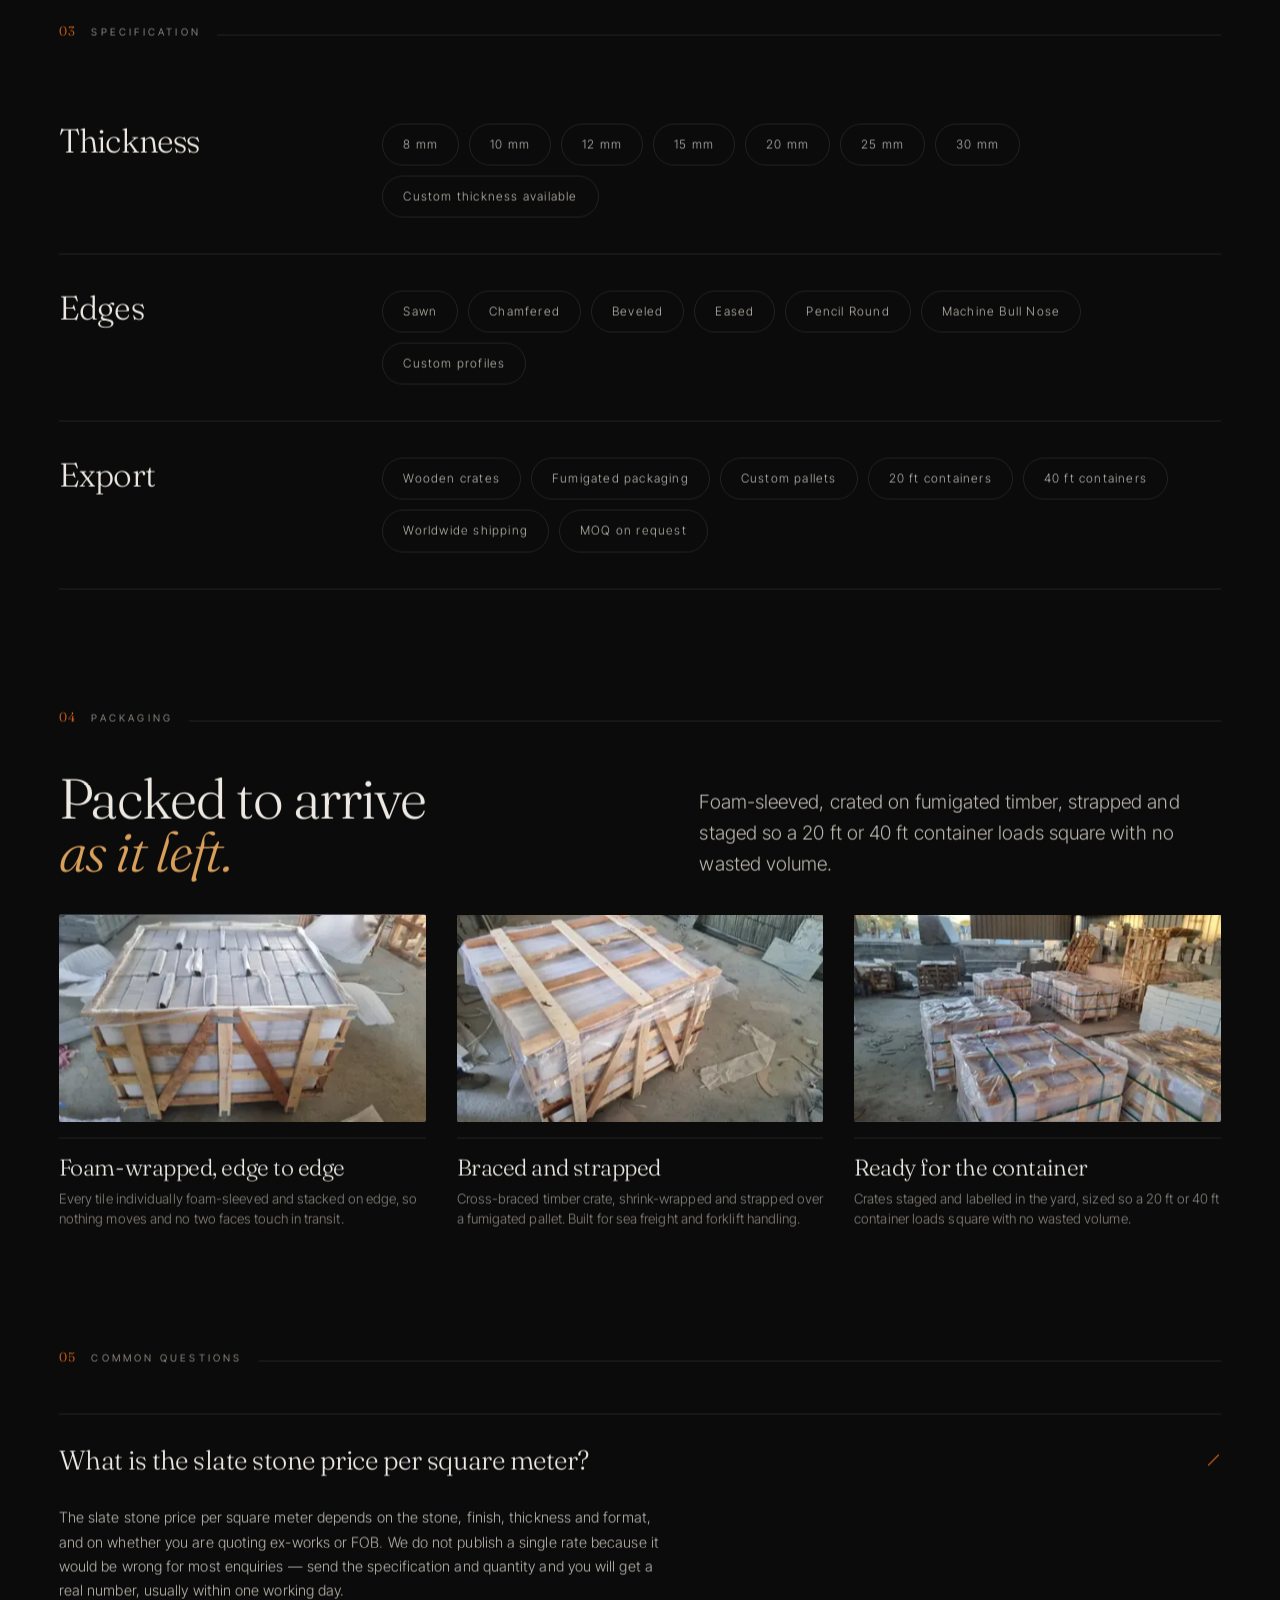
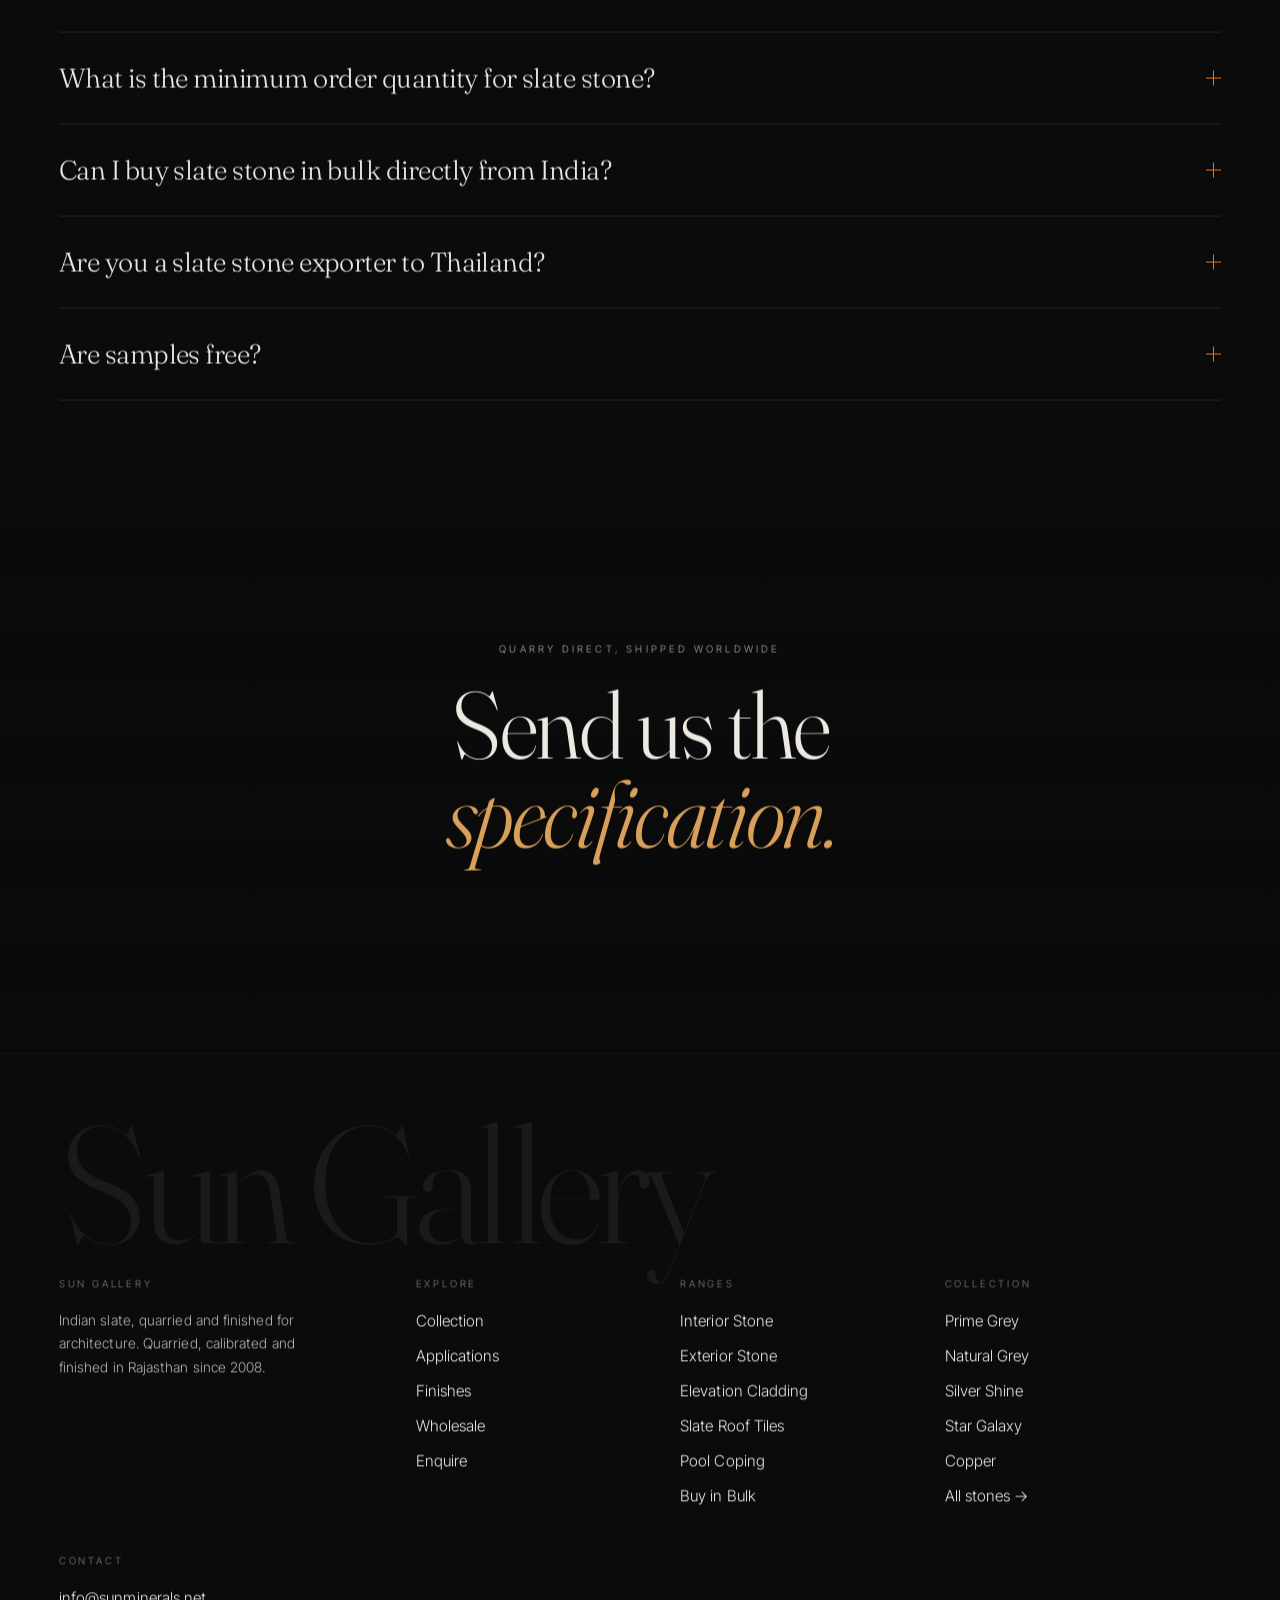
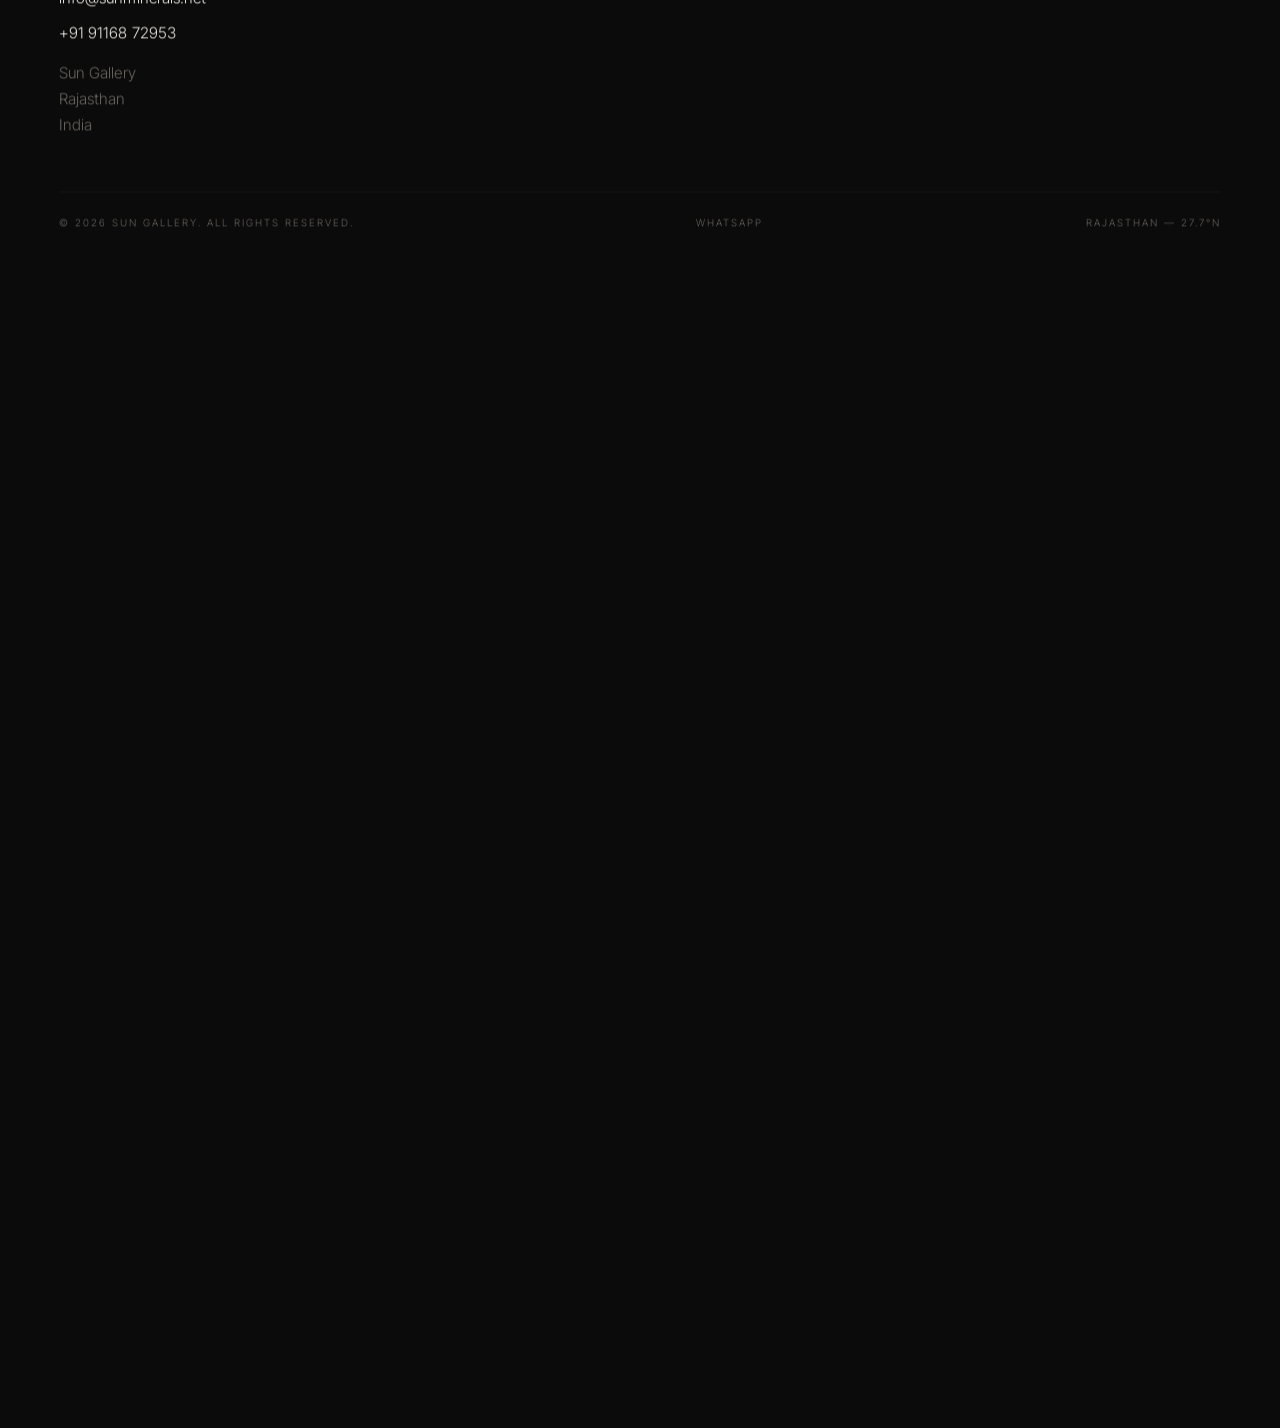
<file: wholesale.html>
<!DOCTYPE html>
<html lang="en">
<head>
<meta charset="utf-8">
<meta name="viewport" content="width=device-width,initial-scale=1">
<meta name="theme-color" content="#0B0B0C">
<title>Buy Slate Stone in Bulk | Wholesale Price &amp; MOQ — Sun Gallery</title>
<meta name="description" content="Buy slate stone in bulk, quarry direct. Slate stone wholesale price, price per square meter and minimum order quantity on request. 20 ft and 40 ft containers.">
<link rel="canonical" href="https://www.sungallery.info/wholesale.html">
<meta property="og:title" content="Buy Slate Stone in Bulk | Wholesale Price &amp; MOQ — Sun Gallery">
<meta property="og:description" content="Buy slate stone in bulk, quarry direct. Slate stone wholesale price, price per square meter and minimum order quantity on request. 20 ft and 40 ft containers.">
<meta property="og:url" content="https://www.sungallery.info/wholesale.html">
<meta property="og:type" content="website">
<meta property="og:image" content="https://www.sungallery.info/assets/img/stones/natural-grey-800.webp">
<meta name="twitter:card" content="summary_large_image">
<link rel="icon" href="assets/img/brand/logo.png">
<link rel="preconnect" href="https://fonts.googleapis.com">
<link rel="preconnect" href="https://fonts.gstatic.com" crossorigin>
<link href="https://fonts.googleapis.com/css2?family=Fraunces:ital,opsz,wght@0,9..144,200..500;1,9..144,200..400&family=Inter+Tight:wght@300;400;500&display=swap" rel="stylesheet">
<link rel="stylesheet" href="assets/css/style.css">
</head>
<body>

<noscript>
  <div style="background:#16161A;border-bottom:1px solid rgba(237,233,226,.11);padding:14px 20px;text-align:center;font:300 14px/1.5 system-ui,sans-serif;color:#BDB8AF">
    This site needs JavaScript for its navigation and galleries.
    Reach us directly at <a href="mailto:info@sunminerals.net" style="color:#EF6F17">info@sunminerals.net</a>
    or <a href="tel:+919116872953" style="color:#EF6F17">+91 91168 72953</a>.
  </div>
</noscript>

<div class="grain"></div>
<div id="prog"></div>

<div id="scroll">
  <!-- Static H1 + summary: readable before JavaScript runs, replaced by the
       full rendered page immediately after. Keeps crawlers and no-JS users happy. -->
  <div id="landing" data-landing="wholesale">
    <section style="padding-top:calc(var(--nav-h) + 60px)">
      <p class="crumb"><a href="index.html">Sun Gallery</a> — Wholesale &amp; export</p>
      <h1 class="display d-lg mt-s">Buy slate stone in bulk<br><em>Wholesale price, price per m² and MOQ on request</em></h1>
      <p class="lede maxw mt-m">Buy slate stone in bulk direct from the quarry. Slate stone wholesale price, price per square metre and minimum order quantity on request. 20 ft and 40 ft container loads, shipped worldwide.</p>
      <a class="btn sun mt-m" href="contact.html">Request a quote ↗</a>
    </section>
  </div>
  <div id="footer-slot"></div>
</div>

<script src="assets/js/data.js"></script>
<script src="assets/js/seo.js"></script>
<script src="assets/js/media.js"></script>
<script src="assets/js/app.js"></script>
</body>
</html>
</file>
<file: assets/css/style.css>
/* =========================================================
   SUN GALLERY — Indian Slate Stone
   Design system + motion engine styles
   ========================================================= */

/* ---------- 1. TOKENS ---------- */
:root{
  /* ground */
  --ink:#0B0B0C;
  --ink-2:#101012;
  --ink-3:#16161A;
  --ink-4:#1D1D21;

  /* light */
  --bone:#EDE9E2;
  --bone-2:#BDB8AF;
  --bone-3:#8B857C;
  --muted:#6A645C;

  /* sun — sampled from the Sun Gallery mark (#EF670B) */
  --sun:#EF6F17;          /* brand orange: marks, rules, micro-accents */
  --sun-2:#B85A18;        /* deeper burn: hovers, gradients */
  --amber:#D9A05B;        /* tempered warm — large display italics */
  --sun-glow:rgba(239,111,23,.16);

  --line:rgba(237,233,226,.11);
  --line-2:rgba(237,233,226,.06);

  /* type */
  --display:"Fraunces","Georgia",serif;
  --ui:"Inter Tight","Helvetica Neue",Arial,sans-serif;

  /* rhythm */
  --pad:clamp(20px,4.6vw,86px);
  --gap:clamp(14px,2vw,28px);
  --sec:clamp(90px,13vh,180px);

  --ease:cubic-bezier(.16,1,.3,1);
  --ease-io:cubic-bezier(.65,.05,.36,1);

  --nav-h:74px;
}

/* ---------- 2. BASE ---------- */
*,*::before,*::after{box-sizing:border-box}
html{-webkit-text-size-adjust:100%;-webkit-font-smoothing:antialiased;text-rendering:optimizeLegibility}
html:not(.smooth){scroll-behavior:smooth}
body{
  margin:0;background:var(--ink);color:var(--bone);
  font-family:var(--ui);font-weight:300;font-size:15.5px;line-height:1.68;
  letter-spacing:.005em;overflow-x:hidden;
}
body.lock{overflow:hidden}
a{color:inherit;text-decoration:none}
button{font:inherit;color:inherit;background:none;border:0;cursor:pointer}
img{display:block;max-width:100%;height:auto}
h1,h2,h3,h4,p,figure,ul{margin:0}
ul{list-style:none;padding:0}
::selection{background:var(--sun);color:var(--ink)}
:focus-visible{outline:1px solid var(--sun);outline-offset:4px}

/* film grain */
.grain{
  position:fixed;inset:-40%;z-index:9990;pointer-events:none;opacity:.038;
  background-image:url("data:image/svg+xml;utf8,<svg xmlns='http://www.w3.org/2000/svg' width='180' height='180'><filter id='n'><feTurbulence type='fractalNoise' baseFrequency='.8' numOctaves='3'/></filter><rect width='180' height='180' filter='url(%23n)'/></svg>");
  animation:grain 7s steps(6) infinite;
}
@keyframes grain{
  0%,100%{transform:translate(0,0)}17%{transform:translate(-3%,-4%)}33%{transform:translate(3%,-2%)}
  50%{transform:translate(-2%,3%)}67%{transform:translate(4%,2%)}83%{transform:translate(-3%,1%)}
}

/* ---------- 3. SMOOTH SCROLL WRAPPER ---------- */
/* Native scrolling is preserved — the document scrolls over #spacer while
   #scroll is a fixed layer we lerp into place. Keeps scrollbar, keyboard,
   trackpad momentum and anchor links working exactly as normal. */
html.smooth #scroll{position:fixed;top:0;left:0;width:100%;will-change:transform;z-index:1}
#spacer{display:none}
html.smooth #spacer{display:block;width:1px;pointer-events:none}

/* ---------- 4. TYPE SCALE ---------- */
.display{
  font-family:var(--display);font-weight:300;font-optical-sizing:auto;
  line-height:.94;letter-spacing:-.025em;
}
.display em{font-style:italic;font-weight:300;color:var(--amber)}
.d-xl{font-size:clamp(52px,11.5vw,190px)}
.d-lg{font-size:clamp(40px,7.4vw,116px)}
.d-md{font-size:clamp(30px,4.4vw,68px)}
.d-sm{font-size:clamp(23px,2.7vw,40px)}

.eyebrow{
  font-size:10px;font-weight:400;letter-spacing:.32em;text-transform:uppercase;
  color:var(--bone-3);
}
.lede{font-size:clamp(16px,1.5vw,20px);line-height:1.6;color:var(--bone-2);font-weight:300}
.body-txt{color:var(--bone-2)}
.body-txt p+p{margin-top:1.1em}

/* ---------- 5. PRELOADER ---------- */
#loader{
  position:fixed;inset:0;z-index:10000;background:var(--ink);
  display:grid;grid-template-rows:1fr auto;padding:var(--pad);
  transition:opacity .9s var(--ease),visibility .9s;
}
#loader.done{opacity:0;visibility:hidden}
#loader .lmid{display:flex;align-items:center;justify-content:center}
#loader .lmark{font-family:var(--display);font-size:clamp(30px,6vw,74px);letter-spacing:-.02em;line-height:1;overflow:hidden}
#loader .lmark span{display:inline-block;transform:translateY(105%);animation:lup .9s var(--ease) forwards}
#loader .lmark span:nth-child(2){animation-delay:.08s}
@keyframes lup{to{transform:translateY(0)}}
#loader .lbot{display:flex;justify-content:space-between;align-items:flex-end;gap:20px}
#loader .lnum{font-family:var(--display);font-size:clamp(34px,7vw,84px);line-height:.8;letter-spacing:-.03em}
#loader .lbar{position:absolute;left:0;bottom:0;height:1px;background:var(--sun);width:0}

/* ---------- 6. CURSOR ---------- */
#cursor{
  position:fixed;top:0;left:0;width:7px;height:7px;border-radius:50%;background:var(--sun);
  z-index:9995;pointer-events:none;opacity:0;
  transition:width .35s var(--ease),height .35s var(--ease),background .35s,opacity .3s;
}
#cursor.hover{width:54px;height:54px;background:rgba(239,111,23,.16);border:1px solid var(--sun)}
#cursor.view::after{
  content:"VIEW";position:absolute;inset:0;display:grid;place-items:center;
  font-size:8px;letter-spacing:.18em;color:var(--sun);
}
@media (hover:none),(pointer:coarse){#cursor{display:none}}

/* ---------- 7. HEADER ---------- */
.site-head{
  position:fixed;top:0;left:0;right:0;z-index:900;height:var(--nav-h);
  display:flex;align-items:center;justify-content:space-between;
  padding:0 var(--pad);transition:transform .5s var(--ease),background .5s,backdrop-filter .5s;
}
.site-head.hidden{transform:translateY(-104%)}
.site-head.solid{background:rgba(11,11,12,.72);backdrop-filter:blur(14px);border-bottom:1px solid var(--line-2)}
.logo{display:flex;align-items:center;gap:11px;letter-spacing:-.01em}
.logo .mark{width:22px;height:22px;flex:none;position:relative}
.logo .mark{width:34px;height:34px}
.logo .mark img{width:100%;height:100%;object-fit:contain}
.logo .mark::after{
  content:"";position:absolute;inset:-7px;border-radius:50%;border:1px solid rgba(239,111,23,.28);
  animation:pulse 4.4s var(--ease) infinite;pointer-events:none;
}
@keyframes pulse{0%,100%{transform:scale(1);opacity:.55}50%{transform:scale(1.16);opacity:.16}}
.logo .wm{font-family:var(--display);font-size:18px;letter-spacing:.02em;line-height:1}
.logo .wm b{font-weight:300}
.logo .wm i{font-style:italic;color:var(--amber)}

.nav-links{display:flex;gap:30px;align-items:center}
.nav-links a{font-size:12px;letter-spacing:.14em;text-transform:uppercase;color:var(--bone-2);position:relative;padding:4px 0}
.nav-links a::after{
  content:"";position:absolute;left:0;bottom:0;height:1px;width:100%;background:var(--sun);
  transform:scaleX(0);transform-origin:right;transition:transform .5s var(--ease);
}
.nav-links a:hover,.nav-links a[aria-current="page"]{color:var(--bone)}
.nav-links a:hover::after,.nav-links a[aria-current="page"]::after{transform:scaleX(1);transform-origin:left}
.head-right{display:flex;align-items:center;gap:22px}
.burger{display:none;flex-direction:column;gap:5px;padding:8px 0;width:26px}
.burger i{display:block;height:1px;background:var(--bone);transition:transform .45s var(--ease),opacity .3s}
@media(max-width:900px){
  .nav-links{display:none}
  .burger{display:flex}
}

/* ---------- 8. OVERLAY MENU ---------- */
#menu{
  position:fixed;inset:0;z-index:950;background:var(--ink-2);
  clip-path:inset(0 0 100% 0);transition:clip-path .95s var(--ease);
  display:grid;grid-template-rows:auto 1fr auto;padding:var(--pad);
}
#menu.open{clip-path:inset(0 0 0 0)}
#menu .m-close{justify-self:end;font-size:11px;letter-spacing:.28em;text-transform:uppercase}
.m-list li{border-top:1px solid var(--line);overflow:hidden}
.m-list li:last-child{border-bottom:1px solid var(--line)}
.m-list a{
  display:flex;align-items:baseline;gap:clamp(14px,4vw,44px);padding:clamp(10px,2vw,22px) 0;
  transform:translateY(110%);transition:transform .85s var(--ease),color .4s;
}
#menu.open .m-list a{transform:translateY(0)}
.m-list .n{font-size:10px;letter-spacing:.2em;color:var(--muted)}
.m-list .t{font-family:var(--display);font-size:clamp(34px,7.5vw,88px);line-height:1;letter-spacing:-.03em}
.m-list a:hover{color:var(--sun)}
.m-foot{display:flex;gap:26px;flex-wrap:wrap;font-size:11px;letter-spacing:.16em;text-transform:uppercase;color:var(--muted)}

/* ---------- 9. MOTION UTILITIES ---------- */
.rv{opacity:0;transform:translateY(38px);transition:opacity 1.05s var(--ease),transform 1.05s var(--ease)}
.rv.in{opacity:1;transform:none}
.rv-mask{overflow:hidden;display:block}
.rv-mask>*{display:block;transform:translateY(108%);transition:transform 1.1s var(--ease)}
.rv-mask.in>*{transform:translateY(0)}
[data-d="1"]{transition-delay:.09s}[data-d="2"]{transition-delay:.18s}
[data-d="3"]{transition-delay:.27s}[data-d="4"]{transition-delay:.36s}
[data-d="5"]{transition-delay:.45s}[data-d="6"]{transition-delay:.54s}

.rv-clip{clip-path:inset(0 0 100% 0);transition:clip-path 1.25s var(--ease)}
.rv-clip.in{clip-path:inset(0 0 0 0)}

/* image frame with blur-up + scroll scale */
.frame{position:relative;overflow:hidden;background:var(--ink-3);background-size:cover;background-position:center}
.frame::before{content:"";position:absolute;inset:0;backdrop-filter:blur(14px);transition:opacity .9s var(--ease)}
.frame.ready::before{opacity:0}
.frame img{
  width:100%;height:100%;object-fit:cover;
  opacity:0;transform:scale(1.06);
  transition:opacity 1.1s var(--ease),transform 1.4s var(--ease);
}
.frame img.loaded{opacity:1;transform:scale(1)}
.frame .tint{position:absolute;inset:0;pointer-events:none}

/* ---------- 10. SECTION CHROME ---------- */
section{position:relative;padding:var(--sec) var(--pad)}
.sec-head{display:flex;align-items:baseline;gap:16px;margin-bottom:clamp(30px,5vh,66px)}
.sec-head .num{font-family:var(--display);font-size:13px;color:var(--sun);letter-spacing:.06em}
.rule{height:1px;background:var(--line);flex:1}
.sec-lead{display:grid;grid-template-columns:1.05fr .95fr;gap:clamp(26px,5vw,90px);align-items:end}
@media(max-width:900px){.sec-lead{grid-template-columns:1fr;gap:24px;align-items:start}}

/* ---------- 11. HERO ---------- */
.hero{position:relative;height:100svh;min-height:600px;overflow:hidden}
.hero .layers{position:absolute;inset:0}
.hero .layer{position:absolute;overflow:hidden;will-change:transform}
.hero .layer img{width:100%;height:100%;object-fit:cover}
.hero .l-bg{inset:-14% -6%;}
.hero .l-bg img{filter:brightness(.52) saturate(.85)}
.hero .l-a{width:clamp(150px,17vw,300px);aspect-ratio:3/4;left:6%;top:16%;border-radius:2px;box-shadow:0 40px 90px rgba(0,0,0,.6)}
.hero .l-b{width:clamp(120px,13vw,230px);aspect-ratio:4/5;right:9%;top:26%;border-radius:2px;box-shadow:0 40px 90px rgba(0,0,0,.6)}
.hero .l-c{width:clamp(100px,11vw,190px);aspect-ratio:1;right:22%;bottom:16%;border-radius:2px;box-shadow:0 30px 70px rgba(0,0,0,.55)}
@media(max-width:900px){.hero .l-a,.hero .l-b,.hero .l-c{display:none}}
.hero .veil{
  position:absolute;inset:0;
  background:
    radial-gradient(72% 58% at 50% 30%,rgba(239,111,23,.09),transparent 66%),
    linear-gradient(180deg,rgba(11,11,12,.72),rgba(11,11,12,.24) 42%,rgba(11,11,12,.96));
}
.hero-in{
  position:relative;z-index:5;height:100%;
  padding:calc(var(--nav-h) + 20px) var(--pad) clamp(26px,5vh,58px);
  display:flex;flex-direction:column;justify-content:flex-end;
}
.hero h1{max-width:14ch}
.hero-meta{
  display:flex;justify-content:space-between;align-items:flex-end;gap:34px;flex-wrap:wrap;
  margin-top:clamp(22px,4vh,46px);padding-top:22px;border-top:1px solid var(--line);
}
.hero-meta p{max-width:38ch;color:var(--bone-2);margin:0}
.hero-stats{display:flex;gap:clamp(20px,4vw,56px)}
.hero-stats div span{display:block;font-family:var(--display);font-size:clamp(24px,3vw,40px);line-height:1;color:var(--bone)}
.hero-stats div em{font-style:normal;font-size:10px;letter-spacing:.22em;text-transform:uppercase;color:var(--muted)}
.scrollcue{display:flex;align-items:center;gap:12px;font-size:10px;letter-spacing:.3em;text-transform:uppercase;color:var(--muted)}
.scrollcue i{display:block;width:54px;height:1px;background:var(--line);position:relative;overflow:hidden}
.scrollcue i::after{content:"";position:absolute;inset:0;background:var(--sun);animation:sweep 2.6s var(--ease) infinite}
@keyframes sweep{0%{transform:translateX(-100%)}62%,100%{transform:translateX(100%)}}

/* ---------- 12. DESCENT — stone flows downward on scroll ---------- */
.descent{position:relative;overflow:hidden;padding-block:calc(var(--sec) * 1.15)}
.descent .cols{
  position:absolute;inset:-18% 0;display:grid;grid-template-columns:repeat(5,1fr);
  gap:clamp(10px,1.4vw,22px);padding:0 var(--pad);opacity:.4;
}
.descent .col{display:flex;flex-direction:column;gap:clamp(10px,1.4vw,22px);will-change:transform}
.descent .col .tile{
  position:relative;overflow:hidden;border-radius:2px;flex:none;
  aspect-ratio:2/3;background:var(--ink-3);
}
.descent .col .tile img{width:100%;height:100%;object-fit:cover;filter:brightness(.7) saturate(.8)}
.descent .fade{
  position:absolute;inset:0;pointer-events:none;
  background:linear-gradient(180deg,var(--ink) 2%,rgba(11,11,12,.55) 26%,rgba(11,11,12,.55) 74%,var(--ink) 98%);
}
.descent .msg{position:relative;z-index:4;text-align:center;max-width:22ch;margin:0 auto}
@media(max-width:900px){.descent .cols{grid-template-columns:repeat(3,1fr);opacity:.3}}

/* ---------- 13. STONE CARDS / GRID ---------- */
.stone-grid{display:grid;grid-template-columns:repeat(3,1fr);gap:var(--gap)}
@media(max-width:1020px){.stone-grid{grid-template-columns:repeat(2,1fr)}}
@media(max-width:620px){.stone-grid{grid-template-columns:1fr}}

.card{display:block;position:relative}
.card .frame{aspect-ratio:4/5;border-radius:2px}
.card .frame img{transition:opacity 1s var(--ease),transform 1.5s var(--ease)}
.card:hover .frame img.loaded{transform:scale(1.06)}
.card .tint{
  background:linear-gradient(180deg,rgba(11,11,12,.06) 38%,rgba(11,11,12,.78));
  transition:opacity .6s var(--ease);
}
.card:hover .tint{opacity:.82}
.card .cap{position:absolute;left:0;right:0;bottom:0;padding:clamp(16px,1.6vw,24px);display:flex;justify-content:space-between;align-items:flex-end;gap:12px}
.card .cap h2{font-family:var(--display);font-weight:300;font-size:clamp(20px,1.9vw,28px);line-height:1.05;letter-spacing:-.02em}
.card .cap .sub{font-size:10px;letter-spacing:.2em;text-transform:uppercase;color:var(--bone-3);margin-top:6px;display:block}
.card .go{
  width:34px;height:34px;border-radius:50%;border:1px solid var(--line);display:grid;place-items:center;
  flex:none;font-size:13px;color:var(--sun);opacity:0;transform:translate(-6px,6px);
  transition:.55s var(--ease);
}
.card:hover .go{opacity:1;transform:none;border-color:var(--sun)}
.swatches{position:absolute;top:14px;left:14px;display:flex;gap:5px;z-index:2}
.swatches i{width:11px;height:11px;border-radius:50%;box-shadow:0 0 0 1px rgba(11,11,12,.4)}

/* card sizes for editorial rhythm */
.stone-grid.editorial .card:nth-child(6n+1) .frame{aspect-ratio:4/5}
.stone-grid.editorial .card:nth-child(6n+2) .frame{aspect-ratio:3/4}
.stone-grid.editorial .card:nth-child(6n+4) .frame{aspect-ratio:1}
.stone-grid.editorial .card:nth-child(6n+5) .frame{aspect-ratio:4/5}

/* ---------- 14. FILTER BAR ---------- */
.filters{
  display:flex;flex-wrap:wrap;gap:26px;align-items:center;justify-content:space-between;
  padding-bottom:20px;border-bottom:1px solid var(--line);margin-bottom:clamp(26px,4vh,48px);
}
.fgroup{display:flex;align-items:center;gap:10px;flex-wrap:wrap}
.fgroup>span{font-size:10px;letter-spacing:.24em;text-transform:uppercase;color:var(--muted);margin-right:4px}
.chip{
  font-size:11px;letter-spacing:.12em;text-transform:uppercase;color:var(--bone-2);
  border:1px solid var(--line);border-radius:99px;padding:7px 15px;
  transition:.4s var(--ease);white-space:nowrap;
}
.chip:hover{border-color:var(--bone-3);color:var(--bone)}
.chip.on{background:var(--bone);border-color:var(--bone);color:var(--ink)}
.count{font-size:11px;letter-spacing:.18em;text-transform:uppercase;color:var(--muted)}
.card.hide{display:none}

/* ---------- 15. PINNED HORIZONTAL TRACK ---------- */
.pin-outer{position:relative}
.pin-inner{
  position:absolute;top:0;left:0;width:100%;height:100svh;overflow:hidden;
  display:flex;align-items:center;will-change:transform;
}
.pin-track{display:flex;gap:clamp(14px,2vw,32px);padding:0 var(--pad);will-change:transform}
.pin-track .pslide{flex:none;width:clamp(230px,26vw,400px)}
.pin-track .pslide .frame{aspect-ratio:3/4;border-radius:2px}
.pin-track .pslide h3{font-family:var(--display);font-weight:300;font-size:clamp(18px,1.6vw,25px);margin-top:14px;letter-spacing:-.01em}
.pin-track .pslide .sub{font-size:10px;letter-spacing:.2em;text-transform:uppercase;color:var(--muted)}
.pin-label{position:absolute;top:calc(var(--nav-h) + 18px);left:var(--pad);right:var(--pad);z-index:3;display:flex;justify-content:space-between;align-items:baseline;gap:16px}
.pin-progress{position:absolute;left:var(--pad);right:var(--pad);bottom:36px;height:1px;background:var(--line);z-index:3}
.pin-progress i{display:block;height:100%;width:0;background:var(--sun)}
@media(max-width:900px){
  .pin-outer{height:auto!important}
  .pin-inner{position:relative;height:auto;transform:none!important;padding-block:20px}
  .pin-track{overflow-x:auto;transform:none!important;scroll-snap-type:x mandatory;padding-bottom:14px;-webkit-overflow-scrolling:touch}
  .pin-track .pslide{scroll-snap-align:start;width:min(72vw,320px)}
  .pin-label,.pin-progress{position:static;padding:0 var(--pad);margin-bottom:18px}
}

/* ---------- 16. MARQUEE ---------- */
.marquee{position:relative;overflow:hidden;border-block:1px solid var(--line);padding:clamp(14px,2vw,26px) 0}
.marquee .track{display:flex;gap:clamp(30px,5vw,72px);width:max-content;will-change:transform}
.marquee span{
  font-family:var(--display);font-size:clamp(22px,3.4vw,52px);color:#413C36;white-space:nowrap;
  transition:color .45s var(--ease);letter-spacing:-.02em;
}
.marquee span.dot{color:var(--sun-2)}
.marquee:hover span{color:#57504718}
.marquee span:hover{color:var(--bone)}

/* ---------- 17. SPLIT / FEATURE ---------- */
.split{display:grid;grid-template-columns:1fr 1fr;gap:clamp(26px,5vw,90px);align-items:center}
.split.rev>*:first-child{order:2}
@media(max-width:900px){.split,.split.rev{grid-template-columns:1fr;gap:30px}.split.rev>*:first-child{order:0}}
.split .frame{aspect-ratio:4/5;border-radius:2px}

.spec-list{border-top:1px solid var(--line);margin-top:30px}
.spec-list div{display:flex;justify-content:space-between;gap:20px;padding:14px 0;border-bottom:1px solid var(--line)}
.spec-list dt,.spec-list .k{font-size:10px;letter-spacing:.24em;text-transform:uppercase;color:var(--muted);flex:none}
.spec-list dd,.spec-list .v{margin:0;text-align:right;color:var(--bone);font-size:14px}

/* ---------- 18. APPLICATIONS ---------- */
.app-list{border-top:1px solid var(--line)}
.app-row{
  display:grid;grid-template-columns:auto 1fr auto;gap:clamp(16px,3vw,44px);align-items:center;
  padding:clamp(20px,3vw,38px) 0;border-bottom:1px solid var(--line);position:relative;
  transition:padding-left .6s var(--ease);
}
.app-row:hover{padding-left:14px}
.app-row .n{font-size:10px;letter-spacing:.2em;color:var(--muted)}
.app-row h2,.app-row h3{font-family:var(--display);font-weight:300;font-size:clamp(26px,4vw,58px);line-height:1;letter-spacing:-.025em;transition:color .45s}
.app-row:hover h3{color:var(--sun)}
.app-row p{max-width:34ch;color:var(--bone-2);font-size:14px}
.app-row .peek{
  position:absolute;right:8%;top:50%;width:clamp(160px,15vw,240px);aspect-ratio:4/3;
  transform:translate(0,-42%) scale(.9) rotate(-3deg);opacity:0;pointer-events:none;z-index:5;
  transition:opacity .5s var(--ease),transform .7s var(--ease);border-radius:2px;overflow:hidden;
  box-shadow:0 30px 70px rgba(0,0,0,.6);
}
.app-row:hover .peek{opacity:1;transform:translate(0,-50%) scale(1) rotate(-2deg)}
@media(max-width:900px){
  .app-row{grid-template-columns:1fr;gap:12px}
  .app-row .peek{position:relative;right:auto;top:auto;opacity:1;transform:none;width:100%;aspect-ratio:16/9;margin-top:10px;box-shadow:none}
}

/* ---------- 19. BUTTONS ---------- */
.btn{
  display:inline-flex;align-items:center;gap:12px;border:1px solid var(--line);border-radius:99px;
  padding:14px 26px;font-size:11px;letter-spacing:.24em;text-transform:uppercase;
  transition:background .55s var(--ease),color .55s var(--ease),border-color .55s var(--ease);
}
.btn:hover{background:var(--bone);color:var(--ink);border-color:var(--bone)}
.btn.sun{border-color:var(--sun);color:var(--sun)}
.btn.sun:hover{background:var(--sun);color:var(--ink)}
.btn .ar{transition:transform .5s var(--ease)}
.btn:hover .ar{transform:translate(3px,-3px)}
.link-u{position:relative;display:inline-block;padding-bottom:3px}
.link-u::after{content:"";position:absolute;left:0;bottom:0;width:100%;height:1px;background:currentColor;transform:scaleX(0);transform-origin:right;transition:transform .55s var(--ease)}
.link-u:hover::after{transform:scaleX(1);transform-origin:left}

/* ---------- 20. FORM ---------- */
.form{display:grid;grid-template-columns:1fr 1fr;gap:22px 26px}
.form .full{grid-column:1/-1}
.field{position:relative;border-bottom:1px solid var(--line);transition:border-color .5s}
.field:focus-within{border-color:var(--sun)}
.field label{
  position:absolute;left:0;top:14px;font-size:12px;letter-spacing:.16em;text-transform:uppercase;
  color:var(--muted);pointer-events:none;transition:.45s var(--ease);
}
.field input,.field textarea,.field select{
  width:100%;background:none;border:0;color:var(--bone);font:inherit;padding:22px 0 12px;outline:none;resize:none;
}
.field select option{background:var(--ink-3);color:var(--bone)}
.field input:focus+label,.field textarea:focus+label,.field select:focus+label,
.field input:not(:placeholder-shown)+label,.field textarea:not(:placeholder-shown)+label,
.field.filled label{transform:translateY(-16px);font-size:9.5px;color:var(--sun)}
@media(max-width:700px){.form{grid-template-columns:1fr}}

/* ---------- 21. CTA BAND ---------- */
.cta-band{position:relative;overflow:hidden;text-align:center}
.cta-band .bgimg{position:absolute;inset:-12%;will-change:transform}
.cta-band .bgimg img{width:100%;height:100%;object-fit:cover;filter:brightness(.34) saturate(.7)}
.cta-band .veil{position:absolute;inset:0;background:radial-gradient(60% 60% at 50% 50%,rgba(11,11,12,.5),rgba(11,11,12,.92))}
.cta-band .inner{position:relative;z-index:3}

/* ---------- 22. FOOTER ---------- */
.site-foot{border-top:1px solid var(--line);padding:clamp(46px,7vh,80px) var(--pad) 24px}
.foot-top{display:grid;grid-template-columns:1.4fr 1fr 1fr 1.2fr;gap:34px;padding-bottom:44px}
@media(max-width:900px){.foot-top{grid-template-columns:1fr 1fr}}
@media(max-width:560px){.foot-top{grid-template-columns:1fr}}
.foot-top h2{font-size:10px;letter-spacing:.28em;text-transform:uppercase;color:var(--muted);font-weight:400;margin-bottom:16px}
.foot-top li{margin-bottom:9px}
.foot-top a:hover{color:var(--sun)}
.foot-bot{
  display:flex;justify-content:space-between;align-items:center;gap:18px;flex-wrap:wrap;
  padding-top:22px;border-top:1px solid var(--line-2);
  font-size:10px;letter-spacing:.2em;text-transform:uppercase;color:var(--muted);
}
.foot-mark{font-family:var(--display);font-size:clamp(46px,13vw,180px);line-height:.8;letter-spacing:-.04em;color:#1A1A1D;user-select:none;margin-bottom:26px}

/* ---------- 23. PROGRESS + PAGE TRANSITION ---------- */
#prog{position:fixed;top:0;left:0;height:2px;background:var(--sun);width:0;z-index:940}
#curtain{
  position:fixed;inset:0;z-index:9800;background:var(--ink);pointer-events:none;
  clip-path:inset(0 0 100% 0);transition:clip-path .7s var(--ease);
}
#curtain.on{clip-path:inset(0 0 0 0);pointer-events:all}

/* ---------- 24. MISC ---------- */
.badge{display:inline-block;font-size:9.5px;letter-spacing:.22em;text-transform:uppercase;color:var(--sun);border:1px solid rgba(239,111,23,.35);border-radius:99px;padding:5px 12px}
.hr{height:1px;background:var(--line);margin:var(--sec) 0}
.center{text-align:center}
.mt-s{margin-top:18px}.mt-m{margin-top:30px}.mt-l{margin-top:clamp(34px,6vh,64px)}
.maxw{max-width:62ch}
.crumb{font-size:10px;letter-spacing:.24em;text-transform:uppercase;color:var(--muted)}
.crumb a:hover{color:var(--bone)}

/* ---------- 25. REDUCED MOTION ---------- */
@media(prefers-reduced-motion:reduce){
  *,*::before,*::after{animation-duration:.001ms!important;animation-iteration-count:1!important;transition-duration:.001ms!important}
  .rv,.rv-mask>*,.rv-clip{opacity:1!important;transform:none!important;clip-path:none!important}
  .frame img{opacity:1;transform:none}
  .grain{display:none}
}

/* ---------- 26. HERO LAYER FRAMES ---------- */
.hero .layer .frame{position:absolute;inset:0;background-image:none!important}
.hero .layer .frame::before{display:none}
.hero .l-bg .frame img{filter:brightness(.5) saturate(.85)}
.hero .l-a .frame,.hero .l-b .frame,.hero .l-c .frame{border-radius:2px}

/* ---------- 27. CAPTIONED SHOT LIST (stone detail) ---------- */
.shot-list{display:grid;gap:clamp(20px,3vw,42px)}
.shot{margin:0}
.shot .frame{aspect-ratio:var(--ar,1.4);border-radius:2px}
.shot figcaption{
  margin-top:12px;font-size:10px;letter-spacing:.22em;text-transform:uppercase;color:var(--muted);
  display:flex;align-items:center;gap:10px;
}
.shot figcaption::before{content:"";width:26px;height:1px;background:var(--sun);flex:none}
@media(min-width:901px){
  .shot-list{grid-template-columns:repeat(2,1fr);align-items:start}
  .shot:first-child{grid-column:1/-1}
  .shot:first-child .frame{max-height:82svh}
}

/* ---------- 28. EMPTY STATE ---------- */
.empty{
  border:1px solid var(--line);border-radius:2px;padding:clamp(30px,5vw,60px);
  text-align:center;max-width:60ch;margin:clamp(20px,4vh,44px) auto 0;
}
.empty p{max-width:46ch;margin-inline:auto;font-size:14px}

/* ---------- 29. FEATURE GRID ---------- */
.feat-grid{display:grid;grid-template-columns:repeat(4,1fr);gap:1px;background:var(--line);border:1px solid var(--line)}
.feat{background:var(--ink);padding:clamp(22px,2.4vw,34px);min-height:clamp(180px,17vw,240px);
  display:flex;flex-direction:column;transition:background .55s var(--ease)}
.feat:hover{background:var(--ink-3)}
.feat .n{font-size:10px;letter-spacing:.2em;color:var(--sun);margin-bottom:auto}
.feat h3{font-family:var(--display);font-weight:300;font-size:clamp(19px,1.7vw,25px);
  line-height:1.1;letter-spacing:-.02em;margin:26px 0 9px}
.feat p{font-size:13px;line-height:1.55;color:var(--bone-3)}
@media(max-width:1020px){.feat-grid{grid-template-columns:repeat(2,1fr)}}
@media(max-width:520px){.feat-grid{grid-template-columns:1fr}.feat{min-height:0}}

/* ---------- 30. SPEC CHIP LISTS ---------- */
.spec-chips{display:flex;flex-wrap:wrap;gap:10px}
.spec-chip{
  font-size:12px;letter-spacing:.1em;color:var(--bone-2);
  border:1px solid var(--line);border-radius:99px;padding:10px 20px;
  transition:border-color .45s var(--ease),color .45s var(--ease),background .45s var(--ease);
}
.spec-chip:hover{border-color:var(--sun);color:var(--bone);background:rgba(239,111,23,.06)}
.spec-block{display:grid;grid-template-columns:minmax(160px,.34fr) 1fr;gap:clamp(16px,3vw,50px);
  padding:clamp(26px,4vh,48px) 0;border-bottom:1px solid var(--line);align-items:start}
.spec-block:first-of-type{border-top:1px solid var(--line)}
.spec-block h3{font-family:var(--display);font-weight:300;font-size:clamp(23px,2.6vw,38px);
  line-height:1;letter-spacing:-.025em}
.spec-block .hint{font-size:12px;color:var(--muted);margin-top:10px;max-width:26ch}
@media(max-width:760px){.spec-block{grid-template-columns:1fr;gap:18px}}

/* ---------- 31. FAQ ---------- */
.faq-list{border-top:1px solid var(--line)}
.faq{border-bottom:1px solid var(--line)}
.faq summary{
  list-style:none;cursor:pointer;display:flex;justify-content:space-between;align-items:center;
  gap:24px;padding:clamp(18px,2.4vw,30px) 0;transition:color .4s var(--ease);
}
.faq summary::-webkit-details-marker{display:none}
.faq summary span{
  font-family:var(--display);font-weight:300;font-size:clamp(18px,2.1vw,29px);
  line-height:1.16;letter-spacing:-.02em;
}
.faq summary:hover{color:var(--amber)}
.faq summary i{
  position:relative;width:15px;height:15px;flex:none;transition:transform .5s var(--ease);
}
.faq summary i::before,.faq summary i::after{
  content:"";position:absolute;background:var(--sun);transition:opacity .4s var(--ease);
}
.faq summary i::before{left:0;top:7px;width:15px;height:1px}
.faq summary i::after{left:7px;top:0;width:1px;height:15px}
.faq[open] summary i{transform:rotate(135deg)}
.faq[open] summary i::after{opacity:0}
.faq-a{padding:0 0 clamp(18px,2.4vw,28px);max-width:68ch}
.faq-a p{color:var(--bone-2);font-size:14.5px}

/* ---------- 32. LANDING PAGE TWEAKS ---------- */
.lh-h3{font-family:var(--display);font-weight:300;font-size:clamp(26px,4vw,58px);
  line-height:1;letter-spacing:-.025em;transition:color .45s}
.app-row:hover .lh-h3{color:var(--amber)}
.m-ranges{display:flex;flex-wrap:wrap;gap:8px;margin-bottom:22px}
.m-ranges a{
  font-size:10.5px;letter-spacing:.16em;text-transform:uppercase;color:var(--bone-3);
  border:1px solid var(--line);border-radius:99px;padding:7px 14px;transition:.4s var(--ease);
}
.m-ranges a:hover{border-color:var(--sun);color:var(--bone)}
@media(max-width:560px){.m-ranges{display:none}}

/* ---------- 33. PACKING GALLERY ---------- */
.pack-grid{display:grid;grid-template-columns:repeat(3,1fr);gap:clamp(16px,2.4vw,34px)}
.pack{margin:0}
.pack .frame{aspect-ratio:16/9;border-radius:2px}
.pack .frame img{transition:opacity 1s var(--ease),transform 1.4s var(--ease)}
.pack:hover .frame img.loaded{transform:scale(1.05)}
.pack figcaption{padding-top:16px;border-top:1px solid var(--line);margin-top:16px}
.pack figcaption h3{
  font-family:var(--display);font-weight:300;font-size:clamp(18px,1.8vw,25px);
  line-height:1.12;letter-spacing:-.02em;margin-bottom:8px;
}
.pack figcaption p{font-size:13.5px;line-height:1.55;color:var(--bone-3)}
@media(max-width:900px){.pack-grid{grid-template-columns:1fr;gap:30px}}

/* ---------- 34. FORM VALIDATION + CONFIRMATION ---------- */
.field.err{border-bottom-color:#E5533D}
.field.err label{color:#E5533D}
.field-err{
  display:block;margin-top:6px;font-size:11px;letter-spacing:.06em;color:#E5533D;
}
.form-note{
  border:1px solid var(--line);border-radius:2px;padding:clamp(18px,2.4vw,28px);
  margin-top:6px;animation:noteIn .6s var(--ease) both;
}
.form-note.ok{border-color:rgba(239,111,23,.4);background:rgba(239,111,23,.05)}
.form-note.warn{border-color:rgba(229,83,61,.4);background:rgba(229,83,61,.05)}
.form-note p{margin-top:10px;color:var(--bone-2);font-size:14px;max-width:52ch}
@keyframes noteIn{from{opacity:0;transform:translateY(10px)}to{opacity:1;transform:none}}
button[type=submit][disabled]{opacity:.5;pointer-events:none}

/* ---------- 35. TOUCH TARGETS + MOBILE POLISH ---------- */
/* Apple and Google both put the minimum comfortable tap target at ~44px.
   The design uses small tracked labels, so pad the hit area rather than
   enlarging the text. */
.burger{min-width:44px;min-height:44px;justify-content:center;align-items:flex-end}
@media(hover:none){
  .nav-links a,
  .foot-top a,
  .m-ranges a,
  .crumb a{padding-top:8px;padding-bottom:8px;display:inline-block}
  .foot-top li{margin-bottom:4px}
  .chip,.spec-chip{padding-top:11px;padding-bottom:11px}
  .faq summary{padding-block:20px}
}
/* very small phones: stop the hero headline overflowing */
@media(max-width:380px){
  .d-xl{font-size:46px}
  .hero-stats{gap:16px}
  .hero-stats div span{font-size:22px}
}
/* the pinned rail is a swipe carousel on touch — make that discoverable */
@media(max-width:900px){
  .pin-track{scrollbar-width:none}
  .pin-track::-webkit-scrollbar{display:none}
}

/* honeypot — off-screen rather than display:none, which some bots detect */
.hp{position:absolute;left:-9999px;width:1px;height:1px;overflow:hidden}

/* ---------- 36. KEYBOARD + SCREEN-READER SUPPORT ---------- */
.skip-link{
  position:fixed;top:-60px;left:var(--pad);z-index:9999;
  background:var(--sun);color:var(--ink);padding:12px 20px;border-radius:0 0 3px 3px;
  font-size:12px;letter-spacing:.14em;text-transform:uppercase;
  transition:top .3s var(--ease);
}
.skip-link:focus{top:0}
</file>
